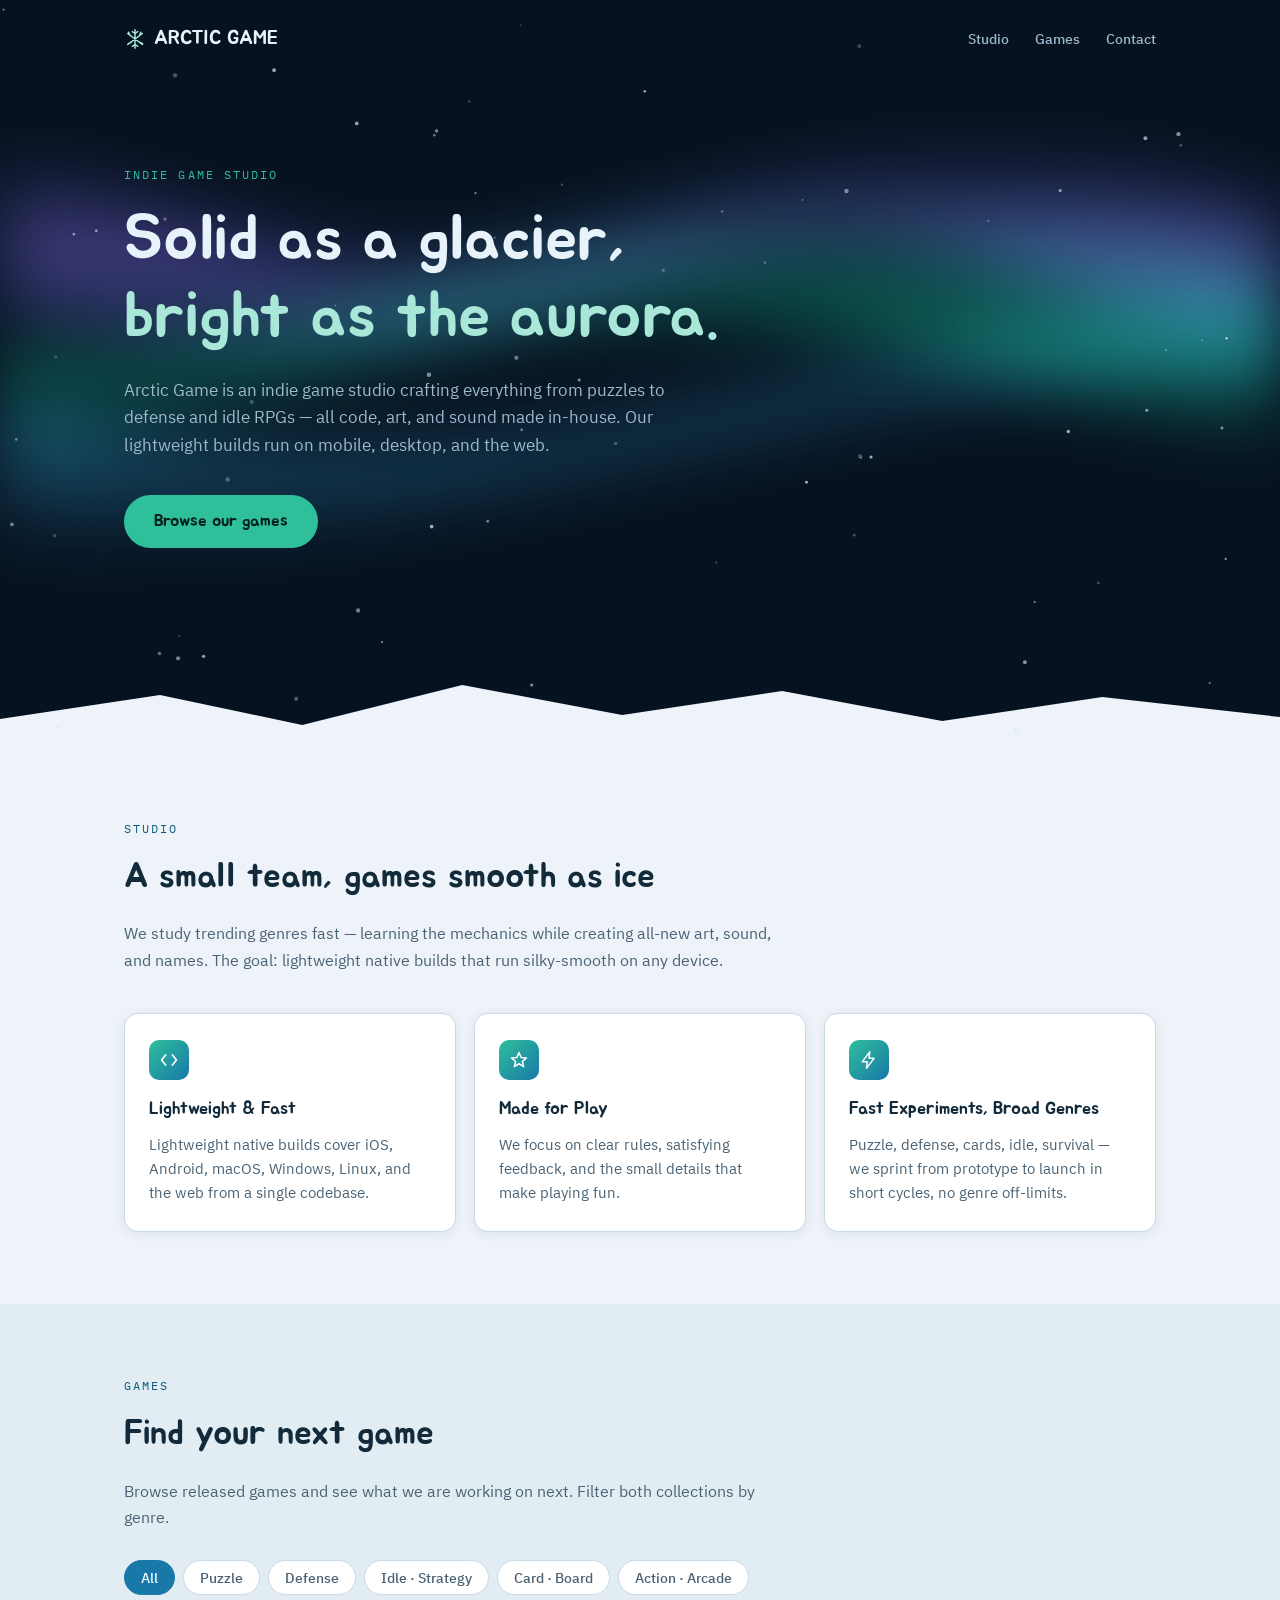
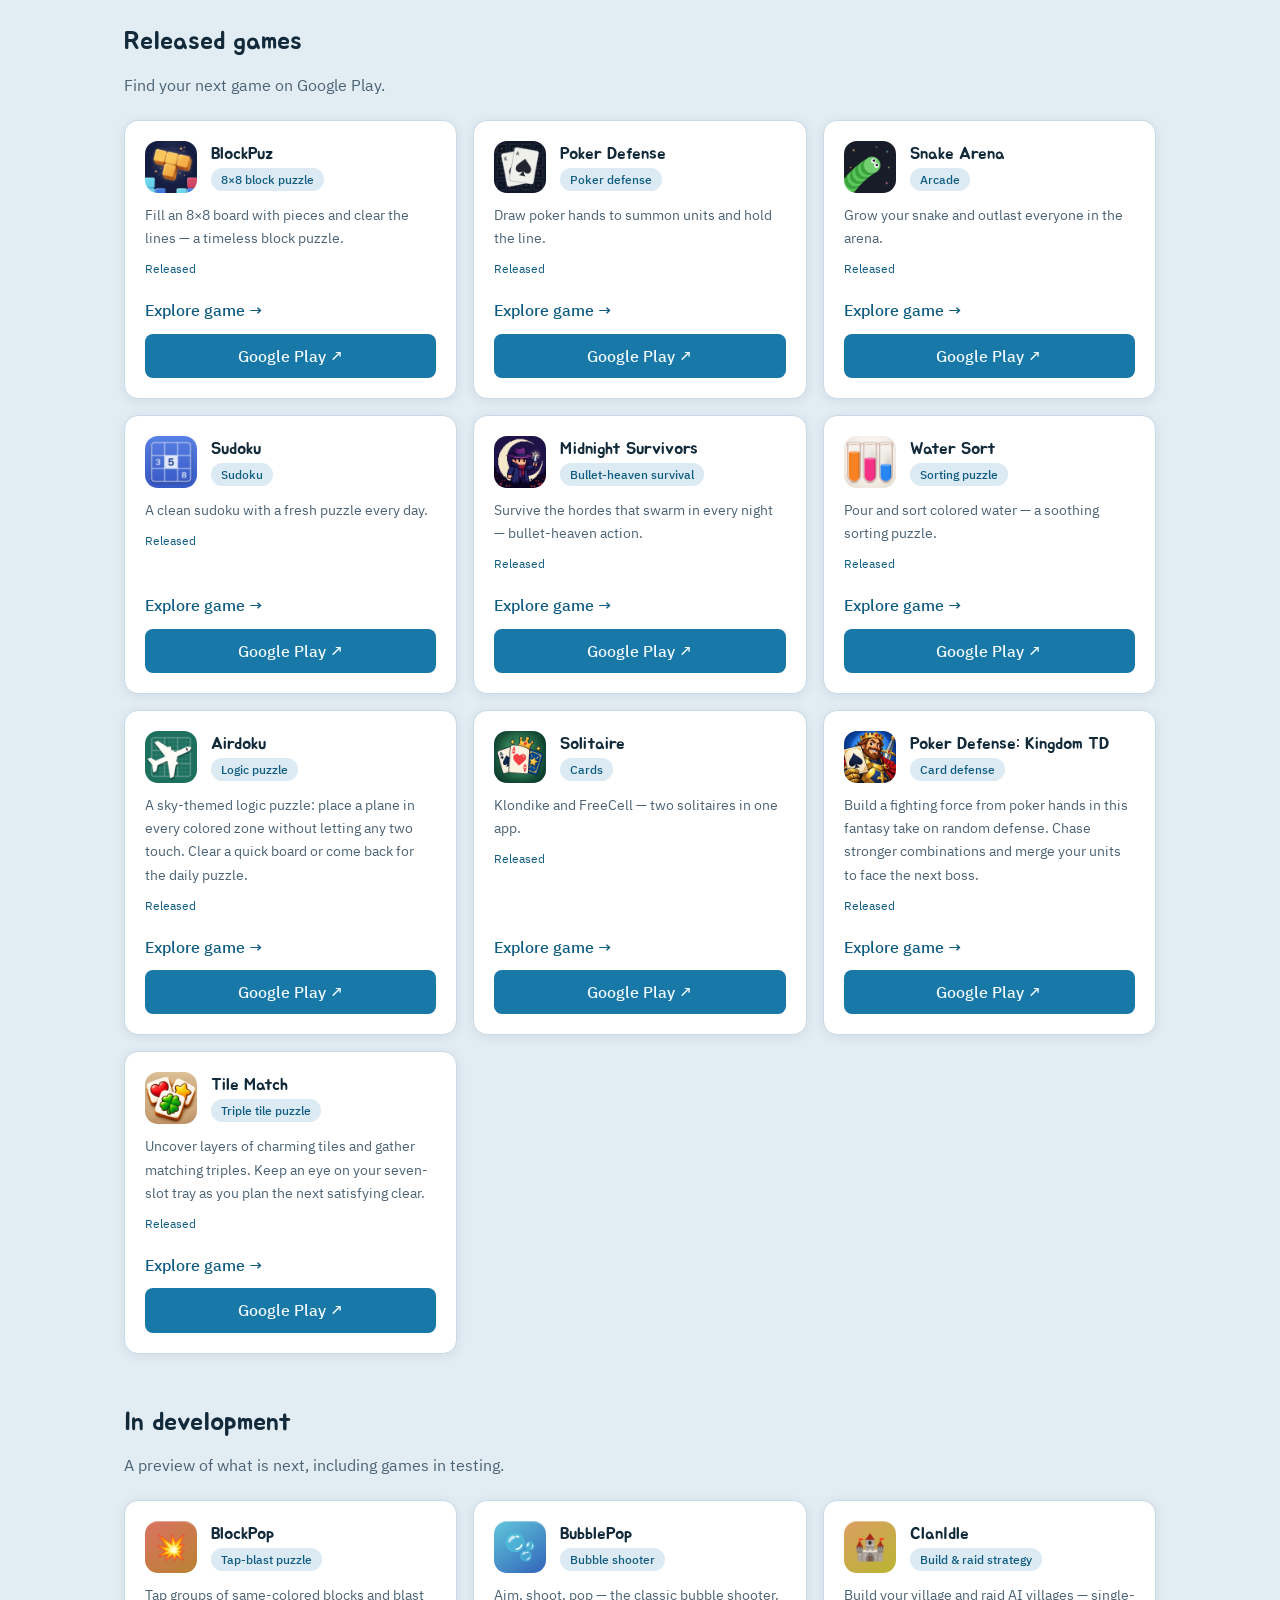
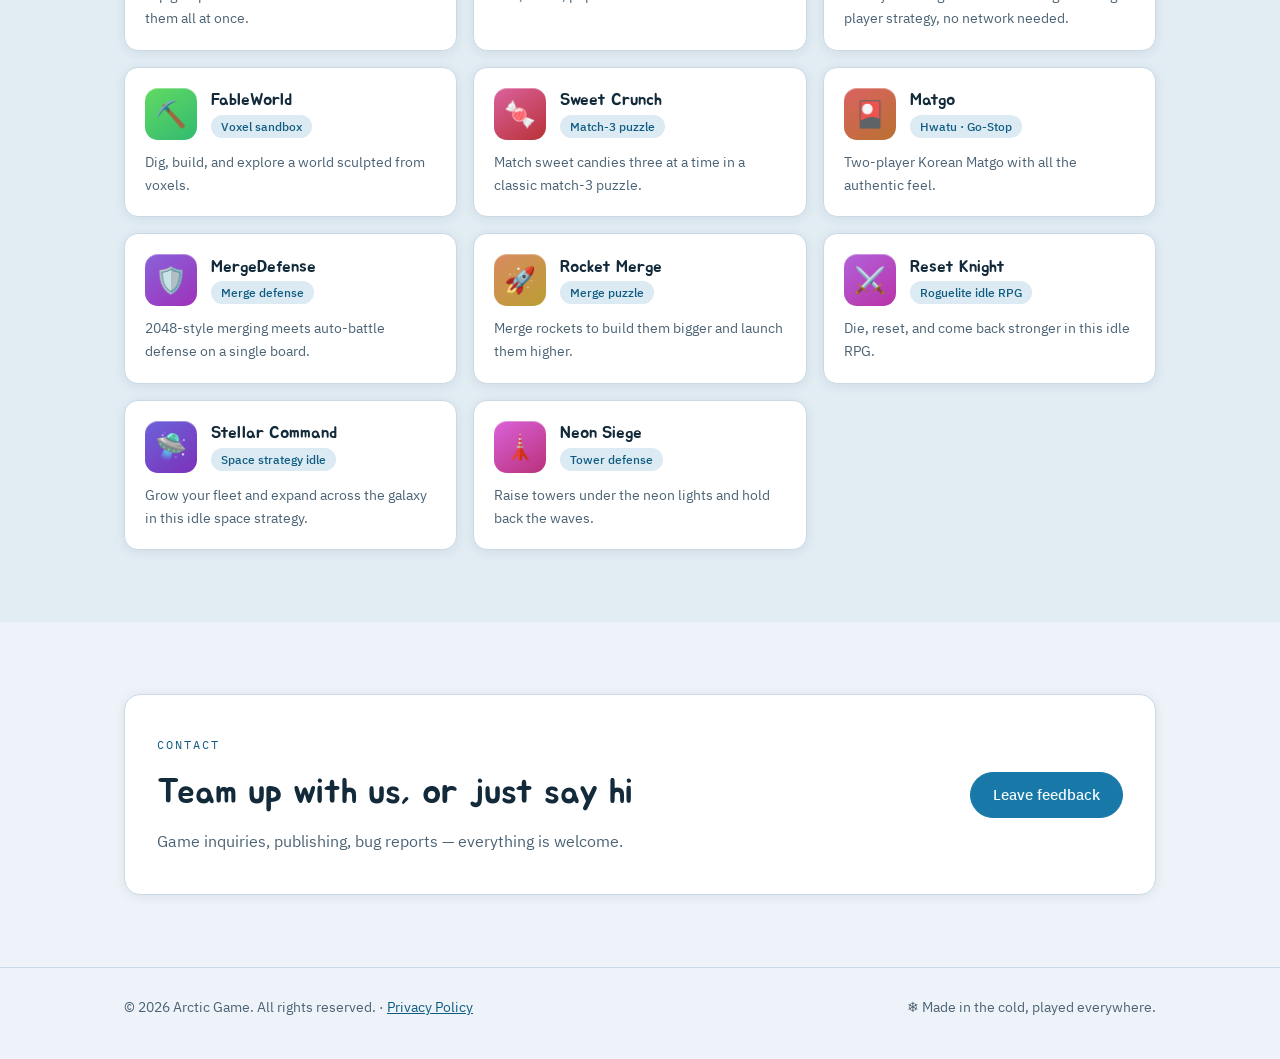
<file: index.html>
<!DOCTYPE html>
<html lang="en">
<head>
<meta charset="UTF-8">
<meta name="viewport" content="width=device-width, initial-scale=1.0">
<title>Arctic Game — Indie Mobile Game Studio</title>
<meta name="description" content="Arctic Game — an indie game studio making everything from puzzles to defense games, art and sound included">
<link rel="canonical" href="https://arcticgame.github.io/">
<meta property="og:type" content="website">
<meta property="og:title" content="Arctic Game — Indie Mobile Game Studio">
<meta property="og:description" content="Arctic Game — an indie game studio making everything from puzzles to defense games, art and sound included">
<meta property="og:url" content="https://arcticgame.github.io/">
<script type="application/ld+json">{"@context":"https://schema.org","@type":"Organization","name":"Arctic Game","url":"https://arcticgame.github.io/"}</script>
<link rel="icon" href="data:image/svg+xml,%3Csvg xmlns='http://www.w3.org/2000/svg' viewBox='0 0 100 100'%3E%3Ctext y='.9em' font-size='90'%3E%E2%9D%84%EF%B8%8F%3C/text%3E%3C/svg%3E">
<link rel="preconnect" href="https://fonts.googleapis.com">
<link rel="preconnect" href="https://fonts.gstatic.com" crossorigin>
<link rel="stylesheet" href="https://fonts.googleapis.com/css2?family=Jua&family=IBM+Plex+Sans+KR:wght@400;500;700&family=IBM+Plex+Mono:wght@500&display=swap">
<style>
  :root {
    --bg: #EDF3F8;
    --surface: #FFFFFF;
    --surface-2: #E2ECF3;
    --ink: #122A3A;
    --ink-soft: #4A6274;
    --line: #C9DAE6;
    --accent: #1878A8;
    --accent-ink: #0F5C82;
    --aurora-g: #2FBF9B;
    --aurora-v: #8A7BF0;
    --chip-bg: #DCEAF3;
    --shadow: 0 2px 12px rgba(18, 42, 58, 0.08);
    /* The hero stays polar-night dark regardless of theme */
    --night: #071220;
    --night-ink: #E8F2FA;
    --night-soft: #9FB8CC;
  }
  @media (prefers-color-scheme: dark) {
    :root:not([data-theme="light"]) {
      --bg: #0A1622;
      --surface: #12222F;
      --surface-2: #0E1C28;
      --ink: #E3EEF6;
      --ink-soft: #8FA9BB;
      --line: #20374A;
      --accent: #4FB7DF;
      --accent-ink: #7CCBE8;
      --chip-bg: #1A2E3E;
      --shadow: 0 2px 12px rgba(0, 0, 0, 0.35);
    }
  }
  :root[data-theme="dark"] {
    --bg: #0A1622;
    --surface: #12222F;
    --surface-2: #0E1C28;
    --ink: #E3EEF6;
    --ink-soft: #8FA9BB;
    --line: #20374A;
    --accent: #4FB7DF;
    --accent-ink: #7CCBE8;
    --chip-bg: #1A2E3E;
    --shadow: 0 2px 12px rgba(0, 0, 0, 0.35);
  }

  * { margin: 0; padding: 0; box-sizing: border-box; }
  html { scroll-behavior: smooth; }
  @media (prefers-reduced-motion: reduce) {
    html { scroll-behavior: auto; }
    *, *::before, *::after { animation: none !important; transition: none !important; }
  }
  body {
    background: var(--bg);
    color: var(--ink);
    font-family: "IBM Plex Sans KR", "Apple SD Gothic Neo", "Malgun Gothic", sans-serif;
    line-height: 1.65;
    -webkit-font-smoothing: antialiased;
  }
  h1, h2, h3, h4 { font-family: "Jua", "Apple SD Gothic Neo", sans-serif; font-weight: 400; text-wrap: balance; }
  a { color: var(--accent-ink); }
  a:focus-visible, button:focus-visible {
    outline: 2px solid var(--accent);
    outline-offset: 3px;
    border-radius: 4px;
  }
  .mono {
    font-family: "IBM Plex Mono", monospace;
    font-size: 0.72rem;
    letter-spacing: 0.18em;
    text-transform: uppercase;
  }
  .wrap { max-width: 1080px; margin: 0 auto; padding: 0 24px; }

  /* ── Hero (polar night) ────────────────────── */
  .hero {
    position: relative;
    background: var(--night);
    color: var(--night-ink);
    overflow: hidden;
  }
  .hero canvas {
    position: absolute;
    inset: 0;
    width: 100%;
    height: 100%;
    pointer-events: none;
  }
  #aurora { filter: blur(34px) saturate(1.25); opacity: 0.85; }
  .hero-inner { position: relative; z-index: 2; }

  .nav {
    display: flex;
    align-items: center;
    justify-content: space-between;
    gap: 16px;
    padding: 22px 0;
  }
  .wordmark {
    font-family: "Jua", sans-serif;
    font-size: 1.25rem;
    color: var(--night-ink);
    text-decoration: none;
    display: flex;
    align-items: center;
    gap: 8px;
  }
  .wordmark svg { flex: none; }
  .nav-right { display: flex; align-items: center; gap: 26px; }
  .nav-links { display: flex; gap: 26px; }
  .nav-links a {
    color: var(--night-soft);
    text-decoration: none;
    font-size: 0.9rem;
    font-weight: 500;
  }
  .nav-links a:hover { color: var(--night-ink); }

  .hero-body { padding: 88px 0 130px; max-width: 640px; }
  .hero-eyebrow { color: var(--aurora-g); margin-bottom: 18px; }
  .hero h1 {
    font-size: clamp(2.4rem, 6vw, 4rem);
    line-height: 1.2;
    margin-bottom: 20px;
  }
  .hero h1 .glow { color: #A9E8D8; }
  .hero p.lede {
    color: var(--night-soft);
    font-size: 1.05rem;
    max-width: 34em;
    margin-bottom: 36px;
  }
  .cta {
    display: inline-block;
    background: var(--aurora-g);
    color: #05231B;
    font-family: "Jua", sans-serif;
    font-size: 1.05rem;
    text-decoration: none;
    padding: 13px 30px;
    border-radius: 999px;
    transition: transform 0.15s ease, box-shadow 0.15s ease;
  }
  .cta:hover { transform: translateY(-2px); box-shadow: 0 6px 24px rgba(47, 191, 155, 0.4); }

  /* Glacier ridge below the hero */
  .ridge { display: block; width: 100%; height: 70px; margin-top: -1px; }

  /* ── Section basics ────────────────────────── */
  section { padding: 72px 0; }
  .sec-eyebrow { color: var(--accent-ink); margin-bottom: 10px; }
  .sec-title { font-size: clamp(1.6rem, 3.5vw, 2.2rem); margin-bottom: 14px; }
  .sec-desc { color: var(--ink-soft); max-width: 42em; }

  /* ── Studio ────────────────────────────────── */
  .pillars {
    display: grid;
    grid-template-columns: repeat(auto-fit, minmax(240px, 1fr));
    gap: 18px;
    margin-top: 40px;
  }
  .pillar {
    background: var(--surface);
    border: 1px solid var(--line);
    border-radius: 14px;
    padding: 26px 24px;
    box-shadow: var(--shadow);
  }
  .pillar h3 { font-size: 1.15rem; margin: 14px 0 8px; }
  .pillar p { color: var(--ink-soft); font-size: 0.92rem; }
  .pillar .mark {
    width: 40px; height: 40px;
    border-radius: 10px;
    display: flex; align-items: center; justify-content: center;
    background: linear-gradient(135deg, var(--aurora-g), var(--accent));
  }
  .pillar .mark svg { display: block; }

  /* ── Game grid ─────────────────────────────── */
  #games { background: var(--surface-2); }
  .filters {
    display: flex;
    flex-wrap: wrap;
    gap: 8px;
    margin: 30px 0 26px;
  }
  .filters button {
    font-family: "IBM Plex Sans KR", sans-serif;
    font-size: 0.85rem;
    font-weight: 500;
    color: var(--ink-soft);
    background: var(--surface);
    border: 1px solid var(--line);
    border-radius: 999px;
    padding: 7px 16px;
    cursor: pointer;
  }
  .filters button:hover { color: var(--ink); }
  .filters button[aria-pressed="true"] {
    background: var(--accent);
    border-color: var(--accent);
    color: #F2FAFE;
  }
  .game-group + .game-group { margin-top: 48px; }
  .group-title { font-size: 1.6rem; margin-bottom: 8px; }
  .group-desc { color: var(--ink-soft); margin-bottom: 22px; }
  .play-link { background: var(--accent); color: #F2FAFE; border-radius: 8px; padding: 9px 14px; text-align: center; text-decoration: none; font-weight: 500; }
  .play-link:hover { text-decoration: underline; }
  .grid {
    display: grid;
    grid-template-columns: repeat(auto-fill, minmax(250px, 1fr));
    gap: 16px;
  }
  .card {
    background: var(--surface);
    border: 1px solid var(--line);
    border-radius: 14px;
    padding: 20px;
    box-shadow: var(--shadow);
    display: flex;
    flex-direction: column;
    gap: 10px;
    transition: transform 0.15s ease;
  }
  .card:hover { transform: translateY(-3px); }
  .card.hide { display: none; }
  .card-top { display: flex; align-items: center; gap: 14px; }
  .app-icon {
    flex: none;
    width: 52px; height: 52px;
    border-radius: 13px;
    display: flex; align-items: center; justify-content: center;
    font-size: 1.6rem;
    background: linear-gradient(145deg, hsl(var(--h), 62%, 62%), hsl(calc(var(--h) + 28), 58%, 46%));
    box-shadow: inset 0 1px 0 rgba(255,255,255,0.35);
  }
  .card h4 { font-size: 1.08rem; line-height: 1.3; }
  .chip {
    display: inline-block;
    font-size: 0.72rem;
    font-weight: 500;
    color: var(--accent-ink);
    background: var(--chip-bg);
    border-radius: 999px;
    padding: 2px 10px;
    margin-top: 3px;
  }
  .card p { color: var(--ink-soft); font-size: 0.88rem; }

  .detail-link { margin-top: auto; font-weight: 500; text-decoration: none; padding-top: 8px; }
  .detail-link:hover { text-decoration: underline; }
  .card .release-status { font-size: .75rem; color: var(--accent-ink); }

  /* ── Contact ───────────────────────────────── */
  .contact-box {
    background: var(--surface);
    border: 1px solid var(--line);
    border-radius: 16px;
    padding: 40px 32px;
    box-shadow: var(--shadow);
    display: flex;
    flex-wrap: wrap;
    align-items: center;
    justify-content: space-between;
    gap: 20px;
  }
  .contact-box .links { display: flex; flex-wrap: wrap; gap: 12px; }
  .contact-box a.btn {
    display: inline-block;
    text-decoration: none;
    font-weight: 500;
    font-size: 0.92rem;
    padding: 10px 22px;
    border-radius: 999px;
    border: 1px solid var(--line);
    color: var(--ink);
  }
  .contact-box a.btn.primary {
    background: var(--accent);
    border-color: var(--accent);
    color: #F2FAFE;
  }

  footer {
    border-top: 1px solid var(--line);
    padding: 28px 0 40px;
    color: var(--ink-soft);
    font-size: 0.85rem;
    display: flex;
    flex-wrap: wrap;
    gap: 8px 24px;
    justify-content: space-between;
  }

  @media (max-width: 560px) {
    .nav-links { display: none; }
    .hero-body { padding: 56px 0 90px; }
    section { padding: 56px 0; }
  }
</style>
</head>
<body>

<header class="hero">
  <canvas id="aurora" aria-hidden="true"></canvas>
  <canvas id="snow" aria-hidden="true"></canvas>
  <div class="wrap hero-inner">
    <nav class="nav" aria-label="Main menu">
      <a class="wordmark" href="#">
        <svg width="22" height="22" viewBox="0 0 24 24" fill="none" aria-hidden="true">
          <path d="M12 2v20M4 6l16 12M20 6L4 18M12 6l-3-2m3 2 3-2M12 18l-3 2m3-2 3 2M6.4 7.8 5 4.6m2.9 11L4.6 17m12.5-9.2L18.4 4.6m-1.5 11 3.5 1.4" stroke="#A9E8D8" stroke-width="1.6" stroke-linecap="round"/>
        </svg>
        ARCTIC GAME
      </a>
      <div class="nav-right">
        <div class="nav-links">
          <a href="#studio">Studio</a>
          <a href="#games">Games</a>
          <a href="#contact">Contact</a>
        </div>
      </div>
    </nav>

    <div class="hero-body">
      <p class="mono hero-eyebrow">Indie Game Studio</p>
      <h1>Solid as a glacier,<br><span class="glow">bright as the aurora.</span></h1>
      <p class="lede">Arctic Game is an indie game studio crafting everything from puzzles
        to defense and idle RPGs — all code, art, and sound made in-house.
        Our lightweight builds run on mobile, desktop, and the web.</p>
      <a class="cta" href="#games">Browse our games</a>
    </div>

  </div>
  <svg class="ridge" viewBox="0 0 1440 70" preserveAspectRatio="none" aria-hidden="true">
    <path d="M0 70 L0 42 L180 18 L340 48 L520 8 L700 38 L880 14 L1060 44 L1240 20 L1440 40 L1440 70 Z" fill="var(--bg)"/>
  </svg>
</header>

<main>
  <section id="studio">
    <div class="wrap">
      <p class="mono sec-eyebrow">Studio</p>
      <h2 class="sec-title">A small team, games smooth as ice</h2>
      <p class="sec-desc">We study trending genres fast — learning the mechanics while creating
        all-new art, sound, and names. The goal: lightweight native builds that run silky-smooth on any device.</p>
      <div class="pillars">
        <div class="pillar">
          <div class="mark"><svg width="20" height="20" viewBox="0 0 24 24" fill="none" aria-hidden="true"><path d="M8 6 3 12l5 6M16 6l5 6-5 6" stroke="#fff" stroke-width="2" stroke-linecap="round" stroke-linejoin="round"/></svg></div>
          <h3>Lightweight &amp; Fast</h3>
          <p>Lightweight native builds cover iOS, Android, macOS, Windows, Linux, and the web from a single codebase.</p>
        </div>
        <div class="pillar">
          <div class="mark"><svg width="20" height="20" viewBox="0 0 24 24" fill="none" aria-hidden="true"><path d="M12 3l2.5 6 6.5.5-5 4.3 1.6 6.2L12 16.5 6.4 20l1.6-6.2-5-4.3 6.5-.5L12 3Z" stroke="#fff" stroke-width="1.8" stroke-linejoin="round"/></svg></div>
          <h3>Made for Play</h3>
          <p>We focus on clear rules, satisfying feedback, and the small details that make playing fun.</p>
        </div>
        <div class="pillar">
          <div class="mark"><svg width="20" height="20" viewBox="0 0 24 24" fill="none" aria-hidden="true"><path d="M13 2 4 14h6l-1 8 9-12h-6l1-8Z" stroke="#fff" stroke-width="1.8" stroke-linejoin="round"/></svg></div>
          <h3>Fast Experiments, Broad Genres</h3>
          <p>Puzzle, defense, cards, idle, survival — we sprint from prototype to launch in short cycles, no genre off-limits.</p>
        </div>
      </div>
    </div>
  </section>

  <section id="games">
    <div class="wrap">
      <p class="mono sec-eyebrow">Games</p>
      <h2 class="sec-title">Find your next game</h2>
      <p class="sec-desc">Browse released games and see what we are working on next. Filter both collections by genre.</p>

      <div class="filters" role="group" aria-label="Genre filter">
        <button type="button" data-filter="all" aria-pressed="true">All</button>
        <button type="button" data-filter="puzzle" aria-pressed="false">Puzzle</button>
        <button type="button" data-filter="defense" aria-pressed="false">Defense</button>
        <button type="button" data-filter="idle" aria-pressed="false">Idle · Strategy</button>
        <button type="button" data-filter="card" aria-pressed="false">Card · Board</button>
        <button type="button" data-filter="action" aria-pressed="false">Action · Arcade</button>
      </div>

      <div class="game-group" role="region" aria-labelledby="released-games">
        <h3 class="group-title" id="released-games">Released games</h3>
        <p class="group-desc">Find your next game on Google Play.</p>
        <div class="grid">
        <article class="card" data-cat="puzzle">
          <div class="card-top">
            <img class="app-icon" src="games/blockpuz/icon.png" width="52" height="52" alt="" loading="lazy">
            <div><h4>BlockPuz</h4><span class="chip">8×8 block puzzle</span></div>
          </div>
          <p>Fill an 8×8 board with pieces and clear the lines — a timeless block puzzle.</p>
          <p class="release-status">Released</p>
          <a class="detail-link" href="games/blockpuz/" aria-label="Explore BlockPuz">Explore game <span aria-hidden="true">→</span></a>
          <a class="play-link" href="https://play.google.com/store/apps/details?id=io.github.henjoon.blockpuz">Google Play <span aria-hidden="true">↗</span></a>
        </article>
        <article class="card" data-cat="defense">
          <div class="card-top">
            <img class="app-icon" src="games/poker-defense/icon.png" width="52" height="52" alt="" loading="lazy">
            <div><h4>Poker Defense</h4><span class="chip">Poker defense</span></div>
          </div>
          <p>Draw poker hands to summon units and hold the line.</p>
          <p class="release-status">Released</p>
          <a class="detail-link" href="games/poker-defense/" aria-label="Explore Poker Defense">Explore game <span aria-hidden="true">→</span></a>
          <a class="play-link" href="https://play.google.com/store/apps/details?id=io.github.henjoon.pokerdefense">Google Play <span aria-hidden="true">↗</span></a>
        </article>
        <article class="card" data-cat="action">
          <div class="card-top">
            <img class="app-icon" src="games/snake/icon.png" width="52" height="52" alt="" loading="lazy">
            <div><h4>Snake Arena</h4><span class="chip">Arcade</span></div>
          </div>
          <p>Grow your snake and outlast everyone in the arena.</p>
          <p class="release-status">Released</p>
          <a class="detail-link" href="games/snake/" aria-label="Explore Snake Arena">Explore game <span aria-hidden="true">→</span></a>
          <a class="play-link" href="https://play.google.com/store/apps/details?id=io.github.henjoon.snake">Google Play <span aria-hidden="true">↗</span></a>
        </article>
        <article class="card" data-cat="puzzle">
          <div class="card-top">
            <img class="app-icon" src="games/sudoku/icon.png" width="52" height="52" alt="" loading="lazy">
            <div><h4>Sudoku</h4><span class="chip">Sudoku</span></div>
          </div>
          <p>A clean sudoku with a fresh puzzle every day.</p>
          <p class="release-status">Released</p>
          <a class="detail-link" href="games/sudoku/" aria-label="Explore Sudoku">Explore game <span aria-hidden="true">→</span></a>
          <a class="play-link" href="https://play.google.com/store/apps/details?id=io.github.henjoon.sudoku">Google Play <span aria-hidden="true">↗</span></a>
        </article>
        <article class="card" data-cat="action">
          <div class="card-top">
            <img class="app-icon" src="games/midnight-survivors/icon.png" width="52" height="52" alt="" loading="lazy">
            <div><h4>Midnight Survivors</h4><span class="chip">Bullet-heaven survival</span></div>
          </div>
          <p>Survive the hordes that swarm in every night — bullet-heaven action.</p>
          <p class="release-status">Released</p>
          <a class="detail-link" href="games/midnight-survivors/" aria-label="Explore Midnight Survivors">Explore game <span aria-hidden="true">→</span></a>
          <a class="play-link" href="https://play.google.com/store/apps/details?id=io.github.henjoon.survivors">Google Play <span aria-hidden="true">↗</span></a>
        </article>
        <article class="card" data-cat="puzzle">
          <div class="card-top">
            <img class="app-icon" src="games/water-sort/icon.png" width="52" height="52" alt="" loading="lazy">
            <div><h4>Water Sort</h4><span class="chip">Sorting puzzle</span></div>
          </div>
          <p>Pour and sort colored water — a soothing sorting puzzle.</p>
          <p class="release-status">Released</p>
          <a class="detail-link" href="games/water-sort/" aria-label="Explore Water Sort">Explore game <span aria-hidden="true">→</span></a>
          <a class="play-link" href="https://play.google.com/store/apps/details?id=io.github.henjoon.watersort">Google Play <span aria-hidden="true">↗</span></a>
        </article>
        <article class="card" data-cat="puzzle">
          <div class="card-top"><img class="app-icon" src="games/airdoku/icon.png" width="52" height="52" alt="" loading="lazy"><div><h4>Airdoku</h4><span class="chip">Logic puzzle</span></div></div>
          <p>A sky-themed logic puzzle: place a plane in every colored zone without letting any two touch. Clear a quick board or come back for the daily puzzle.</p><p class="release-status">Released</p>
          <a class="detail-link" href="games/airdoku/" aria-label="Explore Airdoku">Explore game <span aria-hidden="true">→</span></a>
          <a class="play-link" href="https://play.google.com/store/apps/details?id=io.github.henjoon.runwaylogic">Google Play <span aria-hidden="true">↗</span></a>
        </article>
        <article class="card" data-cat="card">
          <div class="card-top">
            <img class="app-icon" src="games/solitaire/icon.png" width="52" height="52" alt="" loading="lazy">
            <div><h4>Solitaire</h4><span class="chip">Cards</span></div>
          </div>
          <p>Klondike and FreeCell — two solitaires in one app.</p>
          <p class="release-status">Released</p>
          <a class="detail-link" href="games/solitaire/" aria-label="Explore Solitaire">Explore game <span aria-hidden="true">→</span></a>
          <a class="play-link" href="https://play.google.com/store/apps/details?id=io.github.henjoon.solitaire">Google Play <span aria-hidden="true">↗</span></a>
        </article>
        <article class="card" data-cat="defense">
          <div class="card-top"><img class="app-icon" src="games/poker-defense-kingdom/icon.png" width="52" height="52" alt="" loading="lazy"><div><h4>Poker Defense: Kingdom TD</h4><span class="chip">Card defense</span></div></div>
          <p>Build a fighting force from poker hands in this fantasy take on random defense. Chase stronger combinations and merge your units to face the next boss.</p><p class="release-status">Released</p>
          <a class="detail-link" href="games/poker-defense-kingdom/" aria-label="Explore Poker Defense: Kingdom TD">Explore game <span aria-hidden="true">→</span></a>
          <a class="play-link" href="https://play.google.com/store/apps/details?id=io.github.henjoon.pokerdefense2">Google Play <span aria-hidden="true">↗</span></a>
        </article>
        <article class="card" data-cat="puzzle">
          <div class="card-top"><img class="app-icon" src="games/tile-match/icon.png" width="52" height="52" alt="" loading="lazy"><div><h4>Tile Match</h4><span class="chip">Triple tile puzzle</span></div></div>
          <p>Uncover layers of charming tiles and gather matching triples. Keep an eye on your seven-slot tray as you plan the next satisfying clear.</p><p class="release-status">Released</p>
          <a class="detail-link" href="games/tile-match/" aria-label="Explore Tile Match">Explore game <span aria-hidden="true">→</span></a>
          <a class="play-link" href="https://play.google.com/store/apps/details?id=io.github.henjoon.tilematch">Google Play <span aria-hidden="true">↗</span></a>
        </article>
        </div>
      </div>

      <div class="game-group" role="region" aria-labelledby="development-games">
        <h3 class="group-title" id="development-games">In development</h3>
        <p class="group-desc">A preview of what is next, including games in testing.</p>
        <div class="grid">
        <article class="card" data-cat="puzzle">
          <div class="card-top">
            <div class="app-icon" style="--h: 8">💥</div>
            <div><h4>BlockPop</h4><span class="chip">Tap-blast puzzle</span></div>
          </div>
          <p>Tap groups of same-colored blocks and blast them all at once.</p>
        </article>
        <article class="card" data-cat="puzzle">
          <div class="card-top">
            <div class="app-icon" style="--h: 190">🫧</div>
            <div><h4>BubblePop</h4><span class="chip">Bubble shooter</span></div>
          </div>
          <p>Aim, shoot, pop — the classic bubble shooter.</p>
        </article>
        <article class="card" data-cat="idle">
          <div class="card-top">
            <div class="app-icon" style="--h: 30">🏰</div>
            <div><h4>ClanIdle</h4><span class="chip">Build &amp; raid strategy</span></div>
          </div>
          <p>Build your village and raid AI villages — single-player strategy, no network needed.</p>
        </article>
        <article class="card" data-cat="action">
          <div class="card-top">
            <div class="app-icon" style="--h: 120">⛏️</div>
            <div><h4>FableWorld</h4><span class="chip">Voxel sandbox</span></div>
          </div>
          <p>Dig, build, and explore a world sculpted from voxels.</p>
        </article>
        <article class="card" data-cat="puzzle">
          <div class="card-top">
            <div class="app-icon" style="--h: 330">🍬</div>
            <div><h4>Sweet Crunch</h4><span class="chip">Match-3 puzzle</span></div>
          </div>
          <p>Match sweet candies three at a time in a classic match-3 puzzle.</p>
        </article>
        <article class="card" data-cat="card">
          <div class="card-top">
            <div class="app-icon" style="--h: 0">🎴</div>
            <div><h4>Matgo</h4><span class="chip">Hwatu · Go-Stop</span></div>
          </div>
          <p>Two-player Korean Matgo with all the authentic feel.</p>
        </article>
        <article class="card" data-cat="defense">
          <div class="card-top">
            <div class="app-icon" style="--h: 260">🛡️</div>
            <div><h4>MergeDefense</h4><span class="chip">Merge defense</span></div>
          </div>
          <p>2048-style merging meets auto-battle defense on a single board.</p>
        </article>
        <article class="card" data-cat="puzzle">
          <div class="card-top">
            <div class="app-icon" style="--h: 20">🚀</div>
            <div><h4>Rocket Merge</h4><span class="chip">Merge puzzle</span></div>
          </div>
          <p>Merge rockets to build them bigger and launch them higher.</p>
        </article>
        <article class="card" data-cat="idle">
          <div class="card-top">
            <div class="app-icon" style="--h: 280">⚔️</div>
            <div><h4>Reset Knight</h4><span class="chip">Roguelite idle RPG</span></div>
          </div>
          <p>Die, reset, and come back stronger in this idle RPG.</p>
        </article>

        <article class="card" data-cat="idle">
          <div class="card-top">
            <div class="app-icon" style="--h: 245">🛸</div>
            <div><h4>Stellar Command</h4><span class="chip">Space strategy idle</span></div>
          </div>
          <p>Grow your fleet and expand across the galaxy in this idle space strategy.</p>
        </article>
        <article class="card" data-cat="defense">
          <div class="card-top">
            <div class="app-icon" style="--h: 300">🗼</div>
            <div><h4>Neon Siege</h4><span class="chip">Tower defense</span></div>
          </div>
          <p>Raise towers under the neon lights and hold back the waves.</p>
        </article>



        </div>
      </div>
    </div>
  </section>

  <section id="contact">
    <div class="wrap">
      <div class="contact-box">
        <div>
          <p class="mono sec-eyebrow">Contact</p>
          <h2 class="sec-title" style="margin-bottom:6px">Team up with us, or just say hi</h2>
          <p class="sec-desc">Game inquiries, publishing, bug reports — everything is welcome.</p>
        </div>
        <div class="links">
          <a class="btn primary" href="https://github.com/ArcticGame/feedback/issues/new" rel="noopener">Leave feedback</a>
        </div>
      </div>
    </div>
  </section>
</main>

<footer>
  <div class="wrap" style="display:flex;flex-wrap:wrap;gap:8px 24px;justify-content:space-between;width:100%">
    <span>© 2026 Arctic Game. All rights reserved. · <a href="/privacy/">Privacy Policy</a></span>
    <span>❄ Made in the cold, played everywhere.</span>
  </div>
</footer>

<script>
(function () {
  var reduced = window.matchMedia("(prefers-reduced-motion: reduce)").matches;

  /* ── Aurora canvas ── */
  var aurora = document.getElementById("aurora");
  var actx = aurora.getContext("2d");
  var SCALE = 0.25; /* low-res render + CSS blur = soft aurora */
  var ribbons = [
    { color: "47,191,155", y: 0.36, amp: 0.10, freq: 1.6, speed: 0.00040, thick: 0.16 },
    { color: "138,123,240", y: 0.28, amp: 0.08, freq: 2.3, speed: -0.00028, thick: 0.12 },
    { color: "79,183,223", y: 0.48, amp: 0.12, freq: 1.1, speed: 0.00020, thick: 0.14 }
  ];
  function sizeAurora() {
    var r = aurora.parentElement.getBoundingClientRect();
    aurora.width = Math.max(2, r.width * SCALE);
    aurora.height = Math.max(2, r.height * SCALE);
  }
  function drawAurora(t) {
    var w = aurora.width, h = aurora.height;
    actx.clearRect(0, 0, w, h);
    actx.globalCompositeOperation = "lighter";
    ribbons.forEach(function (rb) {
      actx.beginPath();
      for (var x = 0; x <= w; x += 4) {
        var y = h * rb.y + Math.sin(x / w * Math.PI * rb.freq + t * rb.speed) * h * rb.amp;
        if (x === 0) actx.moveTo(x, y); else actx.lineTo(x, y);
      }
      for (var x2 = w; x2 >= 0; x2 -= 4) {
        var y2 = h * rb.y + Math.sin(x2 / w * Math.PI * rb.freq + t * rb.speed + 0.9) * h * rb.amp + h * rb.thick;
        actx.lineTo(x2, y2);
      }
      actx.closePath();
      var g = actx.createLinearGradient(0, h * (rb.y - rb.amp), 0, h * (rb.y + rb.amp + rb.thick));
      g.addColorStop(0, "rgba(" + rb.color + ",0)");
      g.addColorStop(0.5, "rgba(" + rb.color + ",0.55)");
      g.addColorStop(1, "rgba(" + rb.color + ",0)");
      actx.fillStyle = g;
      actx.fill();
    });
    actx.globalCompositeOperation = "source-over";
  }

  /* ── Snow canvas ── */
  var snow = document.getElementById("snow");
  var sctx = snow.getContext("2d");
  var flakes = [];
  function sizeSnow() {
    var r = snow.parentElement.getBoundingClientRect();
    snow.width = r.width;
    snow.height = r.height;
    flakes = [];
    var n = Math.min(70, Math.floor(r.width / 18));
    for (var i = 0; i < n; i++) {
      flakes.push({
        x: Math.random() * snow.width,
        y: Math.random() * snow.height,
        r: 0.6 + Math.random() * 1.7,
        vy: 0.15 + Math.random() * 0.4,
        vx: -0.1 + Math.random() * 0.2,
        a: 0.25 + Math.random() * 0.5
      });
    }
  }
  function drawSnow() {
    sctx.clearRect(0, 0, snow.width, snow.height);
    sctx.fillStyle = "#DCEBF4";
    flakes.forEach(function (f) {
      sctx.globalAlpha = f.a;
      sctx.beginPath();
      sctx.arc(f.x, f.y, f.r, 0, Math.PI * 2);
      sctx.fill();
      f.y += f.vy;
      f.x += f.vx;
      if (f.y > snow.height + 4) { f.y = -4; f.x = Math.random() * snow.width; }
      if (f.x < -4) f.x = snow.width + 4;
      if (f.x > snow.width + 4) f.x = -4;
    });
    sctx.globalAlpha = 1;
  }

  function resize() { sizeAurora(); sizeSnow(); }
  resize();
  window.addEventListener("resize", resize);

  if (reduced) {
    drawAurora(0);
    drawSnow();
  } else {
    (function loop(t) {
      drawAurora(t || 0);
      drawSnow();
      requestAnimationFrame(loop);
    })(0);
  }

  /* ── Genre filter ── */
  var buttons = document.querySelectorAll(".filters button");
  var cards = document.querySelectorAll(".card");
  var groups = document.querySelectorAll(".game-group");
  buttons.forEach(function (btn) {
    btn.addEventListener("click", function () {
      buttons.forEach(function (b) { b.setAttribute("aria-pressed", b === btn ? "true" : "false"); });
      var f = btn.getAttribute("data-filter");
      cards.forEach(function (c) {
        c.classList.toggle("hide", f !== "all" && c.getAttribute("data-cat") !== f);
      });
      groups.forEach(function (group) {
        group.hidden = !group.querySelector(".card:not(.hide)");
      });
    });
  });
})();
</script>
</body>
</html>
</file>
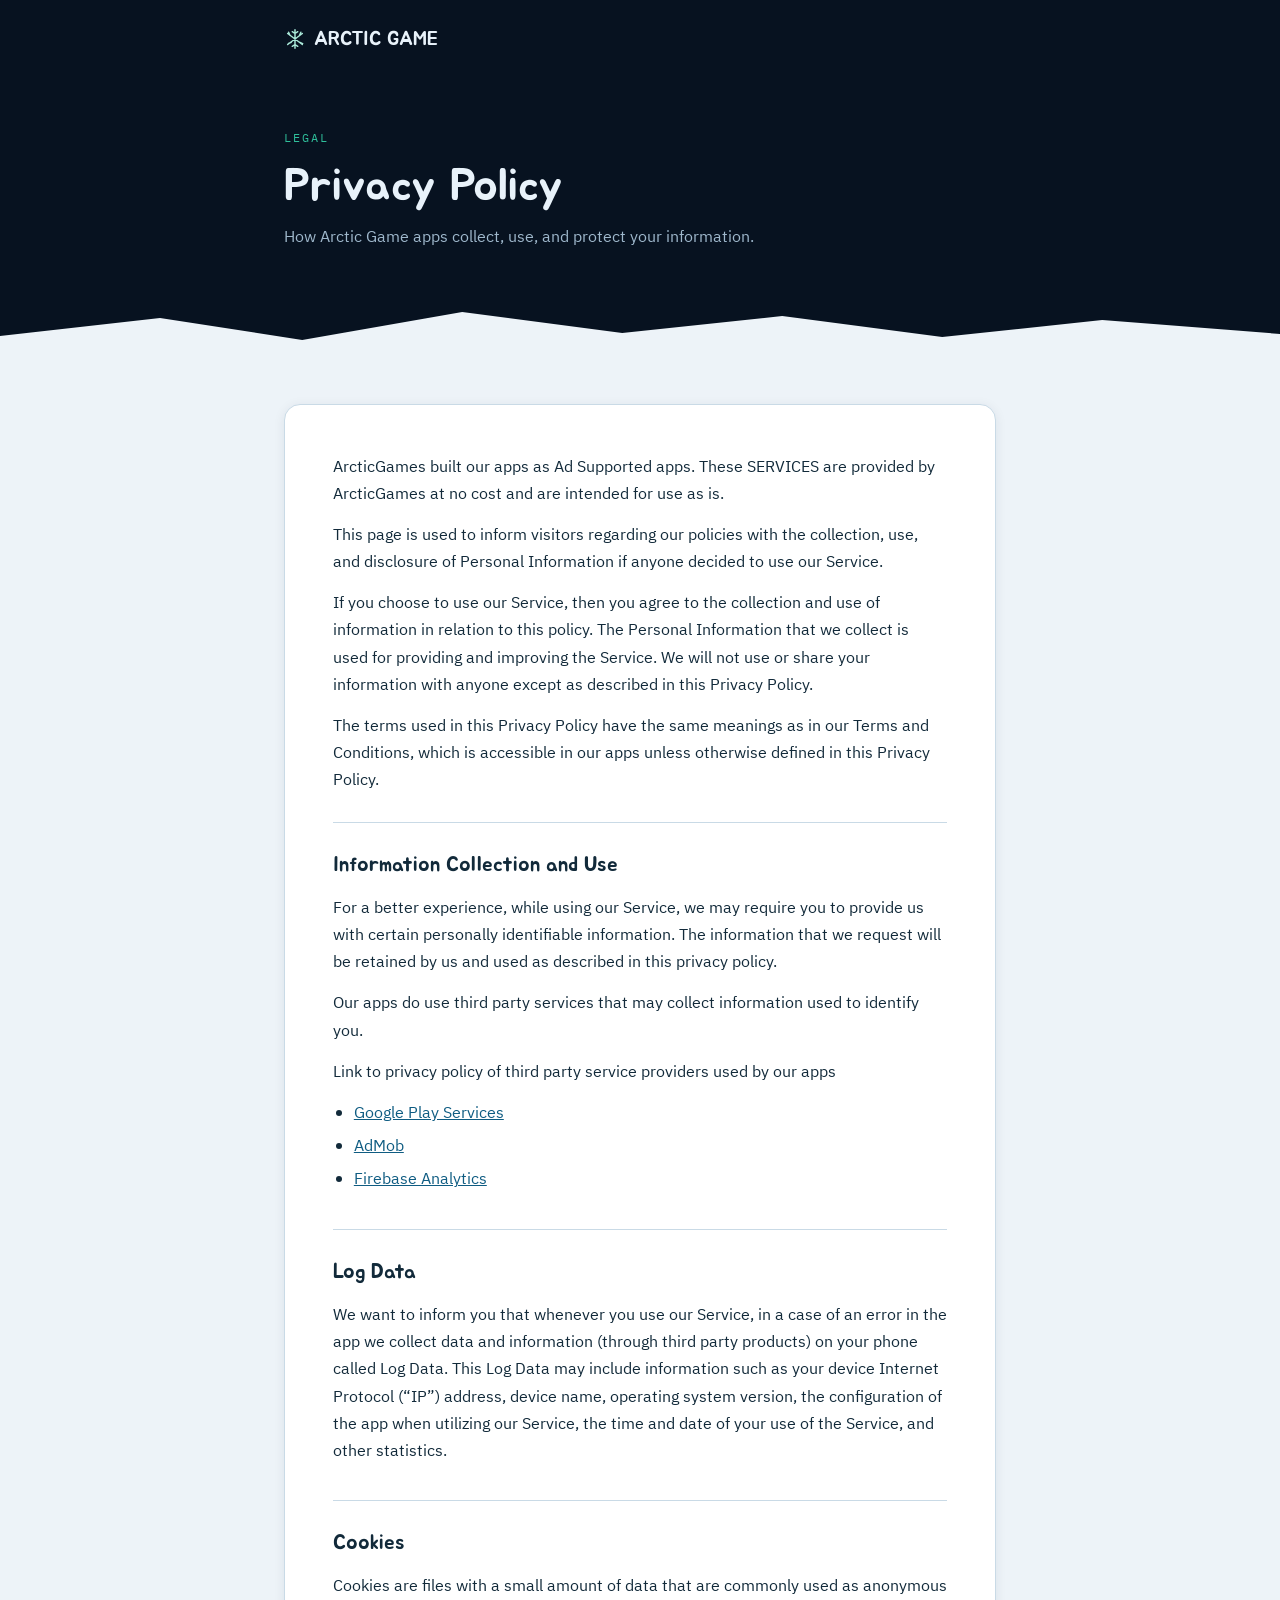
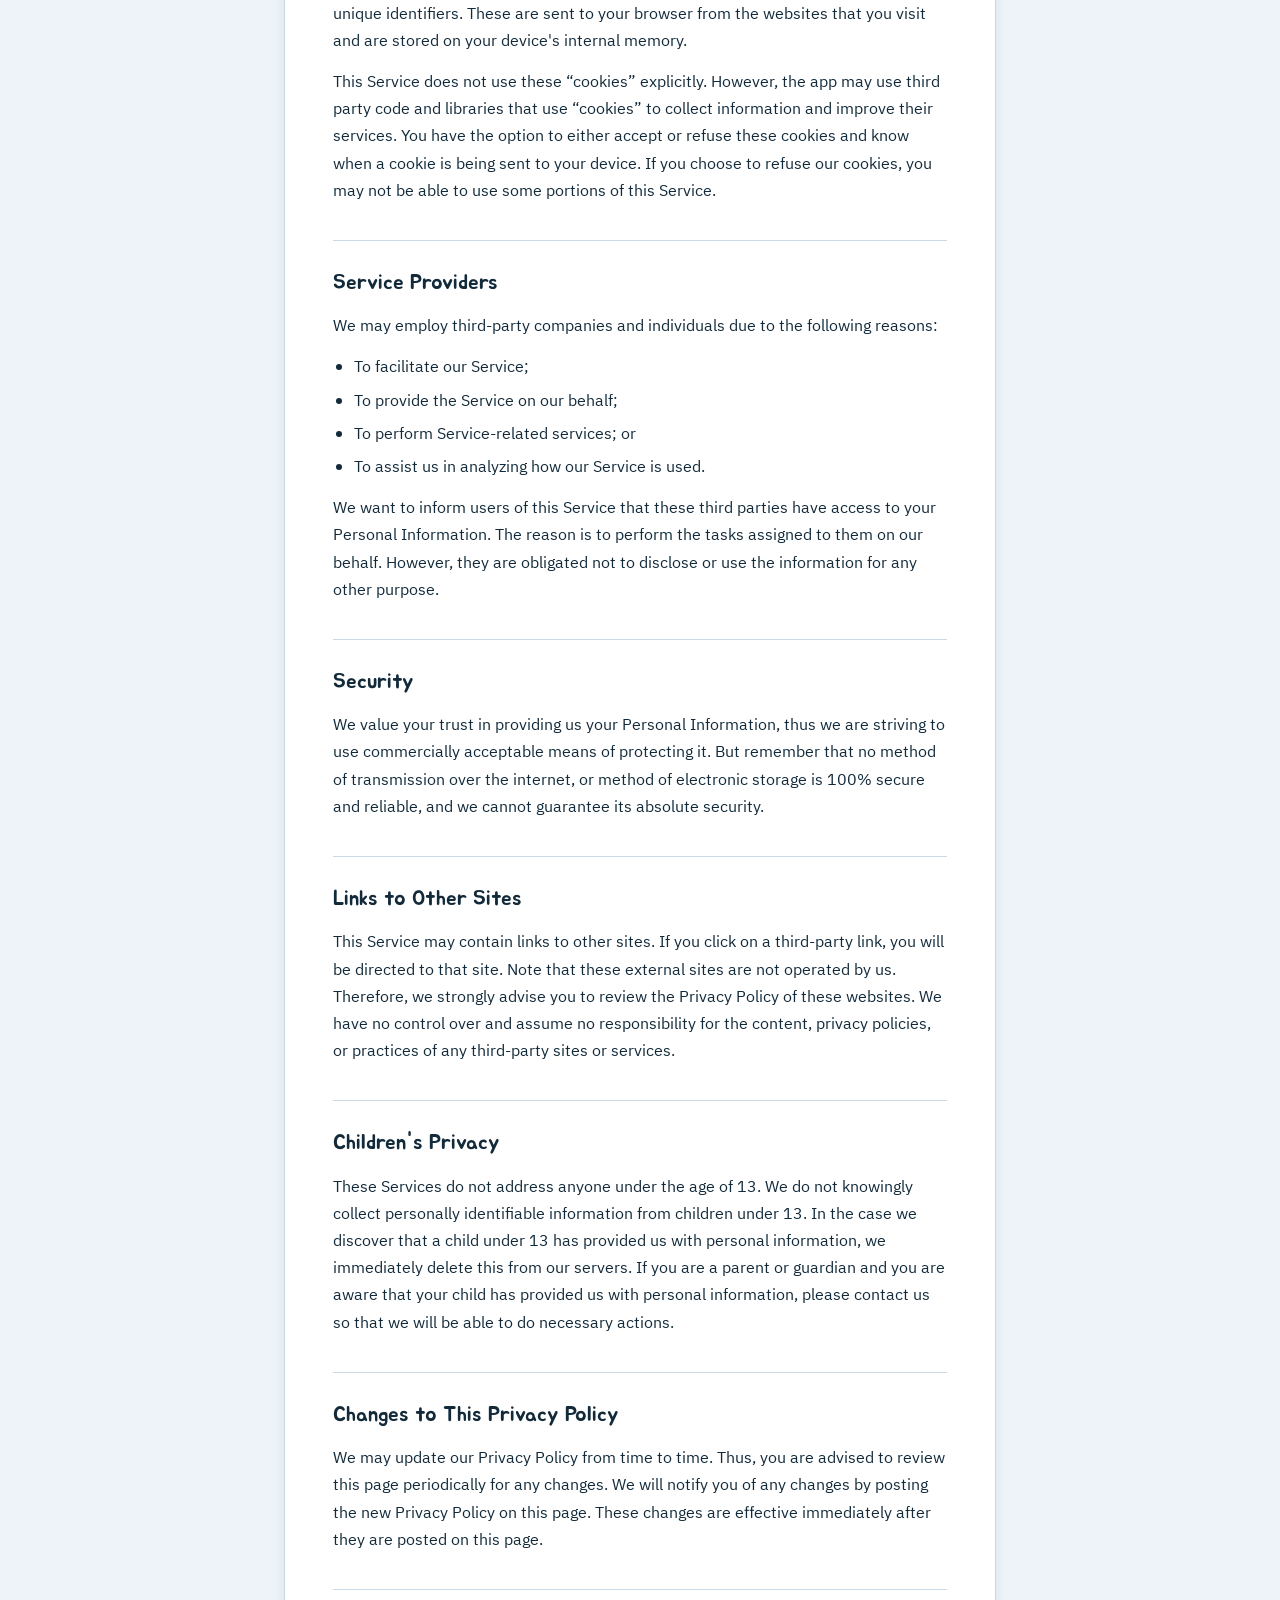
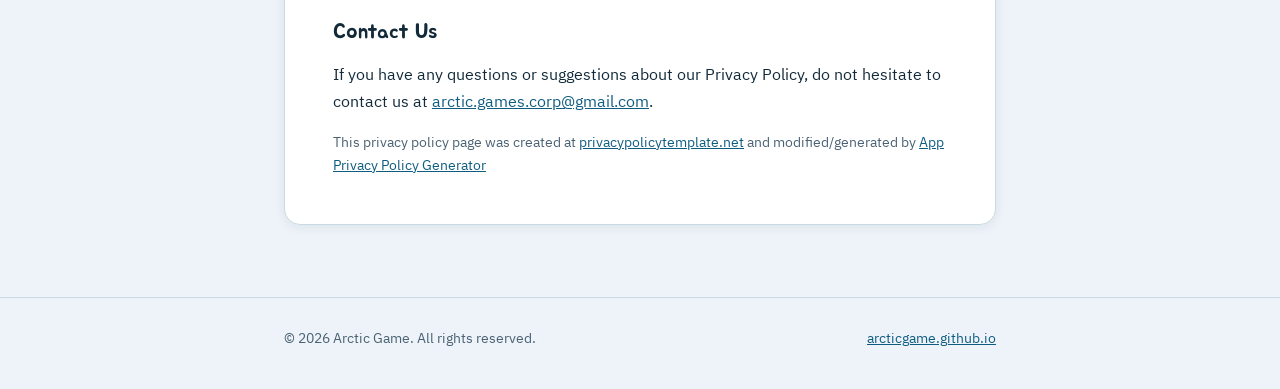
<file: privacy/index.html>
<!DOCTYPE html>
<html lang="en">
<head>
<meta charset="UTF-8">
<meta name="viewport" content="width=device-width, initial-scale=1.0">
<title>Privacy Policy · Arctic Game</title>
<meta name="description" content="Privacy Policy for Arctic Game apps">
<link rel="canonical" href="https://arcticgame.github.io/privacy/">
<link rel="icon" href="data:image/svg+xml,%3Csvg xmlns='http://www.w3.org/2000/svg' viewBox='0 0 100 100'%3E%3Ctext y='.9em' font-size='90'%3E%E2%9D%84%EF%B8%8F%3C/text%3E%3C/svg%3E">
<link rel="preconnect" href="https://fonts.googleapis.com">
<link rel="preconnect" href="https://fonts.gstatic.com" crossorigin>
<link rel="stylesheet" href="https://fonts.googleapis.com/css2?family=Jua&family=IBM+Plex+Sans+KR:wght@400;500;700&family=IBM+Plex+Mono:wght@500&display=swap">
<style>
  :root {
    --bg: #EDF3F8;
    --surface: #FFFFFF;
    --ink: #122A3A;
    --ink-soft: #4A6274;
    --line: #C9DAE6;
    --accent: #1878A8;
    --accent-ink: #0F5C82;
    --shadow: 0 2px 12px rgba(18, 42, 58, 0.08);
    --night: #071220;
    --night-ink: #E8F2FA;
    --night-soft: #9FB8CC;
  }
  @media (prefers-color-scheme: dark) {
    :root:not([data-theme="light"]) {
      --bg: #0A1622;
      --surface: #12222F;
      --ink: #E3EEF6;
      --ink-soft: #8FA9BB;
      --line: #20374A;
      --accent: #4FB7DF;
      --accent-ink: #7CCBE8;
      --shadow: 0 2px 12px rgba(0, 0, 0, 0.35);
    }
  }
  :root[data-theme="dark"] {
    --bg: #0A1622;
    --surface: #12222F;
    --ink: #E3EEF6;
    --ink-soft: #8FA9BB;
    --line: #20374A;
    --accent: #4FB7DF;
    --accent-ink: #7CCBE8;
    --shadow: 0 2px 12px rgba(0, 0, 0, 0.35);
  }

  * { margin: 0; padding: 0; box-sizing: border-box; }
  body {
    background: var(--bg);
    color: var(--ink);
    font-family: "IBM Plex Sans KR", "Apple SD Gothic Neo", "Malgun Gothic", sans-serif;
    line-height: 1.7;
    -webkit-font-smoothing: antialiased;
  }
  h1, h2 { font-family: "Jua", "Apple SD Gothic Neo", sans-serif; font-weight: 400; text-wrap: balance; }
  a { color: var(--accent-ink); }
  a:focus-visible {
    outline: 2px solid var(--accent);
    outline-offset: 3px;
    border-radius: 4px;
  }
  .mono {
    font-family: "IBM Plex Mono", monospace;
    font-size: 0.72rem;
    letter-spacing: 0.18em;
    text-transform: uppercase;
  }
  .wrap { max-width: 760px; margin: 0 auto; padding: 0 24px; }

  /* ── Header (polar night) ─────────────────── */
  header {
    background: var(--night);
    color: var(--night-ink);
  }
  .nav {
    display: flex;
    align-items: center;
    justify-content: space-between;
    gap: 16px;
    padding: 22px 0;
  }
  .wordmark {
    font-family: "Jua", sans-serif;
    font-size: 1.25rem;
    color: var(--night-ink);
    text-decoration: none;
    display: flex;
    align-items: center;
    gap: 8px;
  }
  .wordmark svg { flex: none; }
  .head-body { padding: 40px 0 56px; }
  .head-body .mono { color: #2FBF9B; margin-bottom: 12px; }
  .head-body h1 { font-size: clamp(2rem, 5vw, 2.8rem); line-height: 1.2; }
  .head-body p { color: var(--night-soft); margin-top: 10px; max-width: 40em; }
  .ridge { display: block; width: 100%; height: 50px; margin-top: -1px; background: var(--night); }
  .ridge svg { display: block; width: 100%; height: 100%; }

  /* ── Policy body ──────────────────────────── */
  main { padding: 48px 0 72px; }
  article {
    background: var(--surface);
    border: 1px solid var(--line);
    border-radius: 16px;
    box-shadow: var(--shadow);
    padding: clamp(28px, 5vw, 48px);
  }
  article h2 {
    font-size: 1.3rem;
    margin: 36px 0 12px;
    padding-top: 24px;
    border-top: 1px solid var(--line);
  }
  article h2:first-of-type { margin-top: 28px; }
  article p { margin-bottom: 14px; }
  article p:last-child { margin-bottom: 0; }
  article ul { margin: 0 0 14px 1.3em; }
  article li { margin-bottom: 6px; }
  article .fine { color: var(--ink-soft); font-size: 0.85rem; }

  footer {
    border-top: 1px solid var(--line);
    padding: 28px 0 40px;
    color: var(--ink-soft);
    font-size: 0.85rem;
  }
  footer .wrap {
    display: flex;
    flex-wrap: wrap;
    gap: 8px 24px;
    justify-content: space-between;
  }
</style>
</head>
<body>

<header>
  <div class="wrap">
    <nav class="nav" aria-label="Main menu">
      <a class="wordmark" href="/">
        <svg width="22" height="22" viewBox="0 0 24 24" fill="none" aria-hidden="true">
          <path d="M12 2v20M4 6l16 12M20 6L4 18M12 6l-3-2m3 2 3-2M12 18l-3 2m3-2 3 2M6.4 7.8 5 4.6m2.9 11L4.6 17m12.5-9.2L18.4 4.6m-1.5 11 3.5 1.4" stroke="#A9E8D8" stroke-width="1.6" stroke-linecap="round"/>
        </svg>
        ARCTIC GAME
      </a>
    </nav>
    <div class="head-body">
      <p class="mono">Legal</p>
      <h1>Privacy Policy</h1>
      <p>How Arctic Game apps collect, use, and protect your information.</p>
    </div>
  </div>
</header>
<div class="ridge" aria-hidden="true">
  <svg viewBox="0 0 1440 50" preserveAspectRatio="none">
    <path d="M0 50 L0 30 L180 12 L340 34 L520 6 L700 27 L880 10 L1060 31 L1240 14 L1440 28 L1440 50 Z" fill="var(--bg)"/>
  </svg>
</div>

<main>
  <div class="wrap">
    <article>
      <p>ArcticGames built our apps as Ad Supported apps. These SERVICES are provided by ArcticGames at no cost and are intended for use as is.</p>
      <p>This page is used to inform visitors regarding our policies with the collection, use, and disclosure of Personal Information if anyone decided to use our Service.</p>
      <p>If you choose to use our Service, then you agree to the collection and use of information in relation to this policy. The Personal Information that we collect is used for providing and improving the Service. We will not use or share your information with anyone except as described in this Privacy Policy.</p>
      <p>The terms used in this Privacy Policy have the same meanings as in our Terms and Conditions, which is accessible in our apps unless otherwise defined in this Privacy Policy.</p>

      <h2>Information Collection and Use</h2>
      <p>For a better experience, while using our Service, we may require you to provide us with certain personally identifiable information. The information that we request will be retained by us and used as described in this privacy policy.</p>
      <p>Our apps do use third party services that may collect information used to identify you.</p>
      <p>Link to privacy policy of third party service providers used by our apps</p>
      <ul>
        <li><a href="https://www.google.com/policies/privacy/" rel="noopener">Google Play Services</a></li>
        <li><a href="https://support.google.com/admob/answer/6128543?hl=en" rel="noopener">AdMob</a></li>
        <li><a href="https://firebase.google.com/policies/analytics" rel="noopener">Firebase Analytics</a></li>
      </ul>

      <h2>Log Data</h2>
      <p>We want to inform you that whenever you use our Service, in a case of an error in the app we collect data and information (through third party products) on your phone called Log Data. This Log Data may include information such as your device Internet Protocol (&ldquo;IP&rdquo;) address, device name, operating system version, the configuration of the app when utilizing our Service, the time and date of your use of the Service, and other statistics.</p>

      <h2>Cookies</h2>
      <p>Cookies are files with a small amount of data that are commonly used as anonymous unique identifiers. These are sent to your browser from the websites that you visit and are stored on your device's internal memory.</p>
      <p>This Service does not use these &ldquo;cookies&rdquo; explicitly. However, the app may use third party code and libraries that use &ldquo;cookies&rdquo; to collect information and improve their services. You have the option to either accept or refuse these cookies and know when a cookie is being sent to your device. If you choose to refuse our cookies, you may not be able to use some portions of this Service.</p>

      <h2>Service Providers</h2>
      <p>We may employ third-party companies and individuals due to the following reasons:</p>
      <ul>
        <li>To facilitate our Service;</li>
        <li>To provide the Service on our behalf;</li>
        <li>To perform Service-related services; or</li>
        <li>To assist us in analyzing how our Service is used.</li>
      </ul>
      <p>We want to inform users of this Service that these third parties have access to your Personal Information. The reason is to perform the tasks assigned to them on our behalf. However, they are obligated not to disclose or use the information for any other purpose.</p>

      <h2>Security</h2>
      <p>We value your trust in providing us your Personal Information, thus we are striving to use commercially acceptable means of protecting it. But remember that no method of transmission over the internet, or method of electronic storage is 100% secure and reliable, and we cannot guarantee its absolute security.</p>

      <h2>Links to Other Sites</h2>
      <p>This Service may contain links to other sites. If you click on a third-party link, you will be directed to that site. Note that these external sites are not operated by us. Therefore, we strongly advise you to review the Privacy Policy of these websites. We have no control over and assume no responsibility for the content, privacy policies, or practices of any third-party sites or services.</p>

      <h2>Children's Privacy</h2>
      <p>These Services do not address anyone under the age of 13. We do not knowingly collect personally identifiable information from children under 13. In the case we discover that a child under 13 has provided us with personal information, we immediately delete this from our servers. If you are a parent or guardian and you are aware that your child has provided us with personal information, please contact us so that we will be able to do necessary actions.</p>

      <h2>Changes to This Privacy Policy</h2>
      <p>We may update our Privacy Policy from time to time. Thus, you are advised to review this page periodically for any changes. We will notify you of any changes by posting the new Privacy Policy on this page. These changes are effective immediately after they are posted on this page.</p>

      <h2>Contact Us</h2>
      <p>If you have any questions or suggestions about our Privacy Policy, do not hesitate to contact us at <a href="mailto:arctic.games.corp@gmail.com">arctic.games.corp@gmail.com</a>.</p>
      <p class="fine">This privacy policy page was created at <a href="https://privacypolicytemplate.net" rel="noopener">privacypolicytemplate.net</a> and modified/generated by <a href="https://app-privacy-policy-generator.firebaseapp.com/" rel="noopener">App Privacy Policy Generator</a></p>
    </article>
  </div>
</main>

<footer>
  <div class="wrap">
    <span>© 2026 Arctic Game. All rights reserved.</span>
    <span><a href="/">arcticgame.github.io</a></span>
  </div>
</footer>

</body>
</html>
</file>
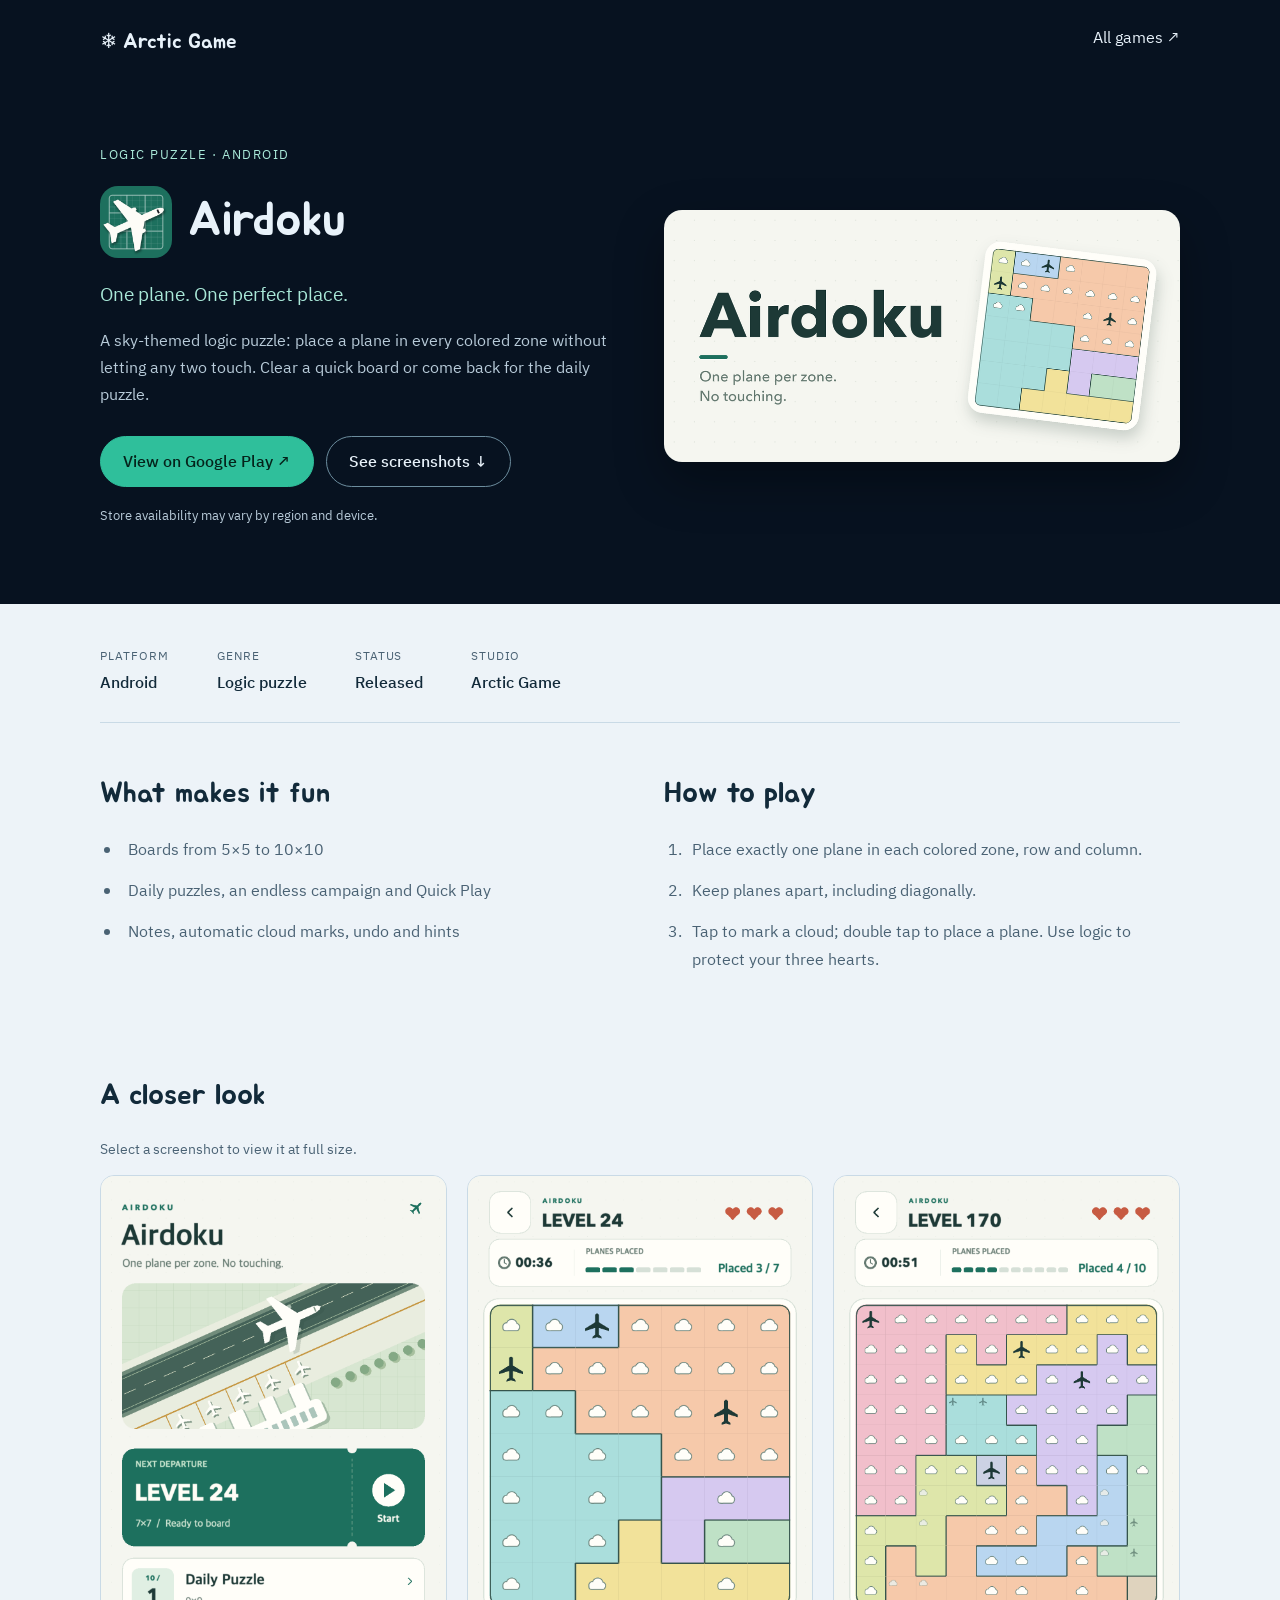
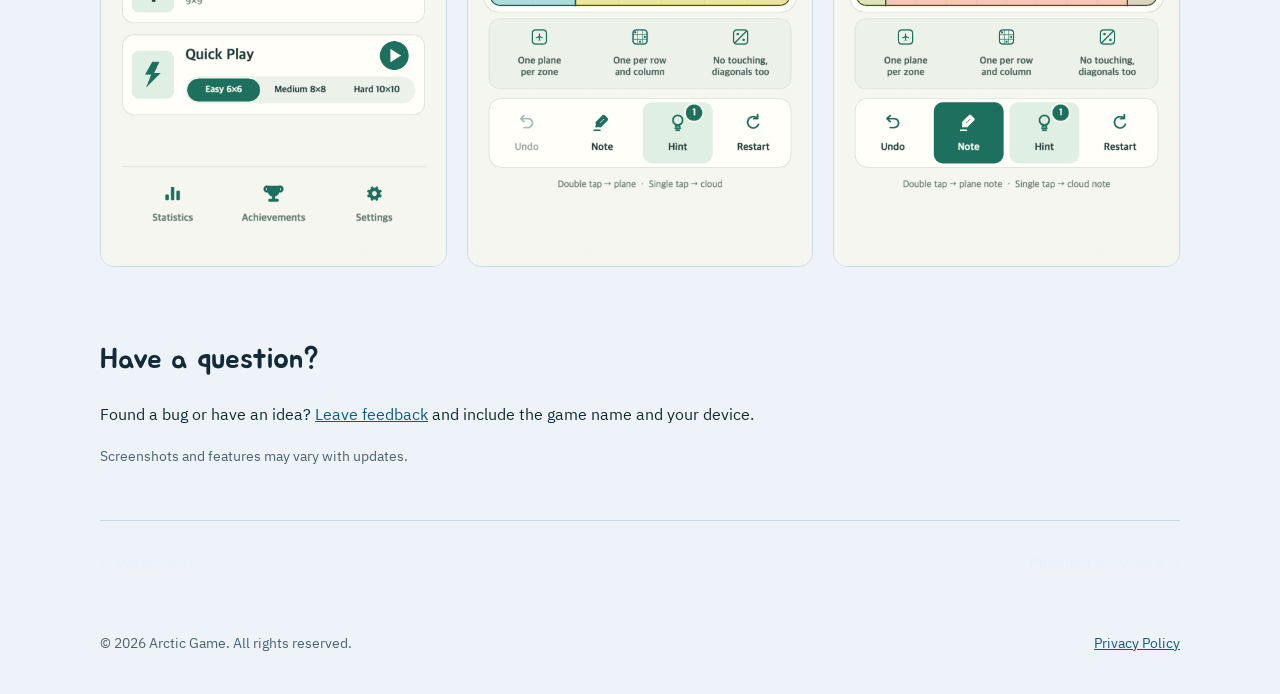
<file: games/airdoku/index.html>
<!DOCTYPE html>
<html lang="en">
<head>
<meta charset="utf-8">
<meta name="viewport" content="width=device-width, initial-scale=1">
<title>Airdoku — Arctic Game</title>
<meta name="description" content="A sky-themed logic puzzle: place a plane in every colored zone without letting any two touch. Clear a quick board or come back for the daily puzzle.">
<link rel="canonical" href="https://arcticgame.github.io/games/airdoku/">
<meta property="og:type" content="website">
<meta property="og:title" content="Airdoku — Arctic Game">
<meta property="og:description" content="A sky-themed logic puzzle: place a plane in every colored zone without letting any two touch. Clear a quick board or come back for the daily puzzle.">
<meta property="og:url" content="https://arcticgame.github.io/games/airdoku/">
<meta property="og:image" content="https://arcticgame.github.io/games/airdoku/featureGraphic.png">
<link rel="icon" href="icon.png">
<link rel="preconnect" href="https://fonts.googleapis.com">
<link rel="preconnect" href="https://fonts.gstatic.com" crossorigin>
<link href="https://fonts.googleapis.com/css2?family=Jua&family=IBM+Plex+Sans+KR:wght@400;500;700&display=swap" rel="stylesheet">
<link rel="stylesheet" href="../game.css">
</head>
<body>
<a class="skip" href="#main">Skip to content</a>
<header>
<div class="wrap">
<nav aria-label="Main navigation"><a class="brand" href="../../">❄ Arctic Game</a><a href="../../#games">All games ↗</a></nav>
<div class="hero">
<div><p class="eyebrow">Logic puzzle · Android</p>
<div class="identity"><img class="icon" src="icon.png" width="72" height="72" alt=""><h1>Airdoku</h1></div>
<p class="tagline">One plane. One perfect place.</p><p class="intro">A sky-themed logic puzzle: place a plane in every colored zone without letting any two touch. Clear a quick board or come back for the daily puzzle.</p>
<div class="actions"><a class="button primary" href="https://play.google.com/store/apps/details?id=io.github.henjoon.runwaylogic">View on Google Play ↗</a><a class="button" href="#screenshots">See screenshots ↓</a></div>
<p class="availability">Store availability may vary by region and device.</p></div>
<img class="art" src="featureGraphic.png" width="1024" height="500" alt="Airdoku promotional artwork" fetchpriority="high">
</div></div></header>
<main id="main" class="wrap">
<dl class="facts"><div><dt>Platform</dt><dd>Android</dd></div><div><dt>Genre</dt><dd>Logic puzzle</dd></div><div><dt>Status</dt><dd>Released</dd></div><div><dt>Studio</dt><dd>Arctic Game</dd></div></dl>
<div class="columns section"><section aria-labelledby="features"><h2 id="features">What makes it fun</h2><ul><li>Boards from 5×5 to 10×10</li><li>Daily puzzles, an endless campaign and Quick Play</li><li>Notes, automatic cloud marks, undo and hints</li></ul></section>
<section aria-labelledby="how"><h2 id="how">How to play</h2><ol><li>Place exactly one plane in each colored zone, row and column.</li><li>Keep planes apart, including diagonally.</li><li>Tap to mark a cloud; double tap to place a plane. Use logic to protect your three hearts.</li></ol></section></div>
<section class="section" id="screenshots" aria-labelledby="screenshots-title"><h2 id="screenshots-title">A closer look</h2><p class="hint">Select a screenshot to view it at full size.</p><div class="gallery"><a href="screenshot-1.png" aria-label="View Airdoku main screenshot at full size"><img src="screenshot-1.png" width="1080" height="2160" alt="Airdoku — main" loading="lazy"></a><a href="screenshot-2.png" aria-label="View Airdoku board screenshot at full size"><img src="screenshot-2.png" width="1080" height="2160" alt="Airdoku — board" loading="lazy"></a><a href="screenshot-3.png" aria-label="View Airdoku notes screenshot at full size"><img src="screenshot-3.png" width="1080" height="2160" alt="Airdoku — notes" loading="lazy"></a></div></section>
<section class="section" aria-labelledby="support"><h2 id="support">Have a question?</h2><p>Found a bug or have an idea? <a href="https://github.com/ArcticGame/feedback/issues/new">Leave feedback</a> and include the game name and your device.</p><p class="hint">Screenshots and features may vary with updates.</p></section>
<nav class="more" aria-label="More games"><a href="../water-sort/">← Water Sort</a><a href="../midnight-survivors/">Midnight Survivors →</a></nav>
</main>
<footer><div class="wrap"><span>© 2026 Arctic Game. All rights reserved.</span><a href="../../privacy/">Privacy Policy</a></div></footer>
</body></html>
</file>
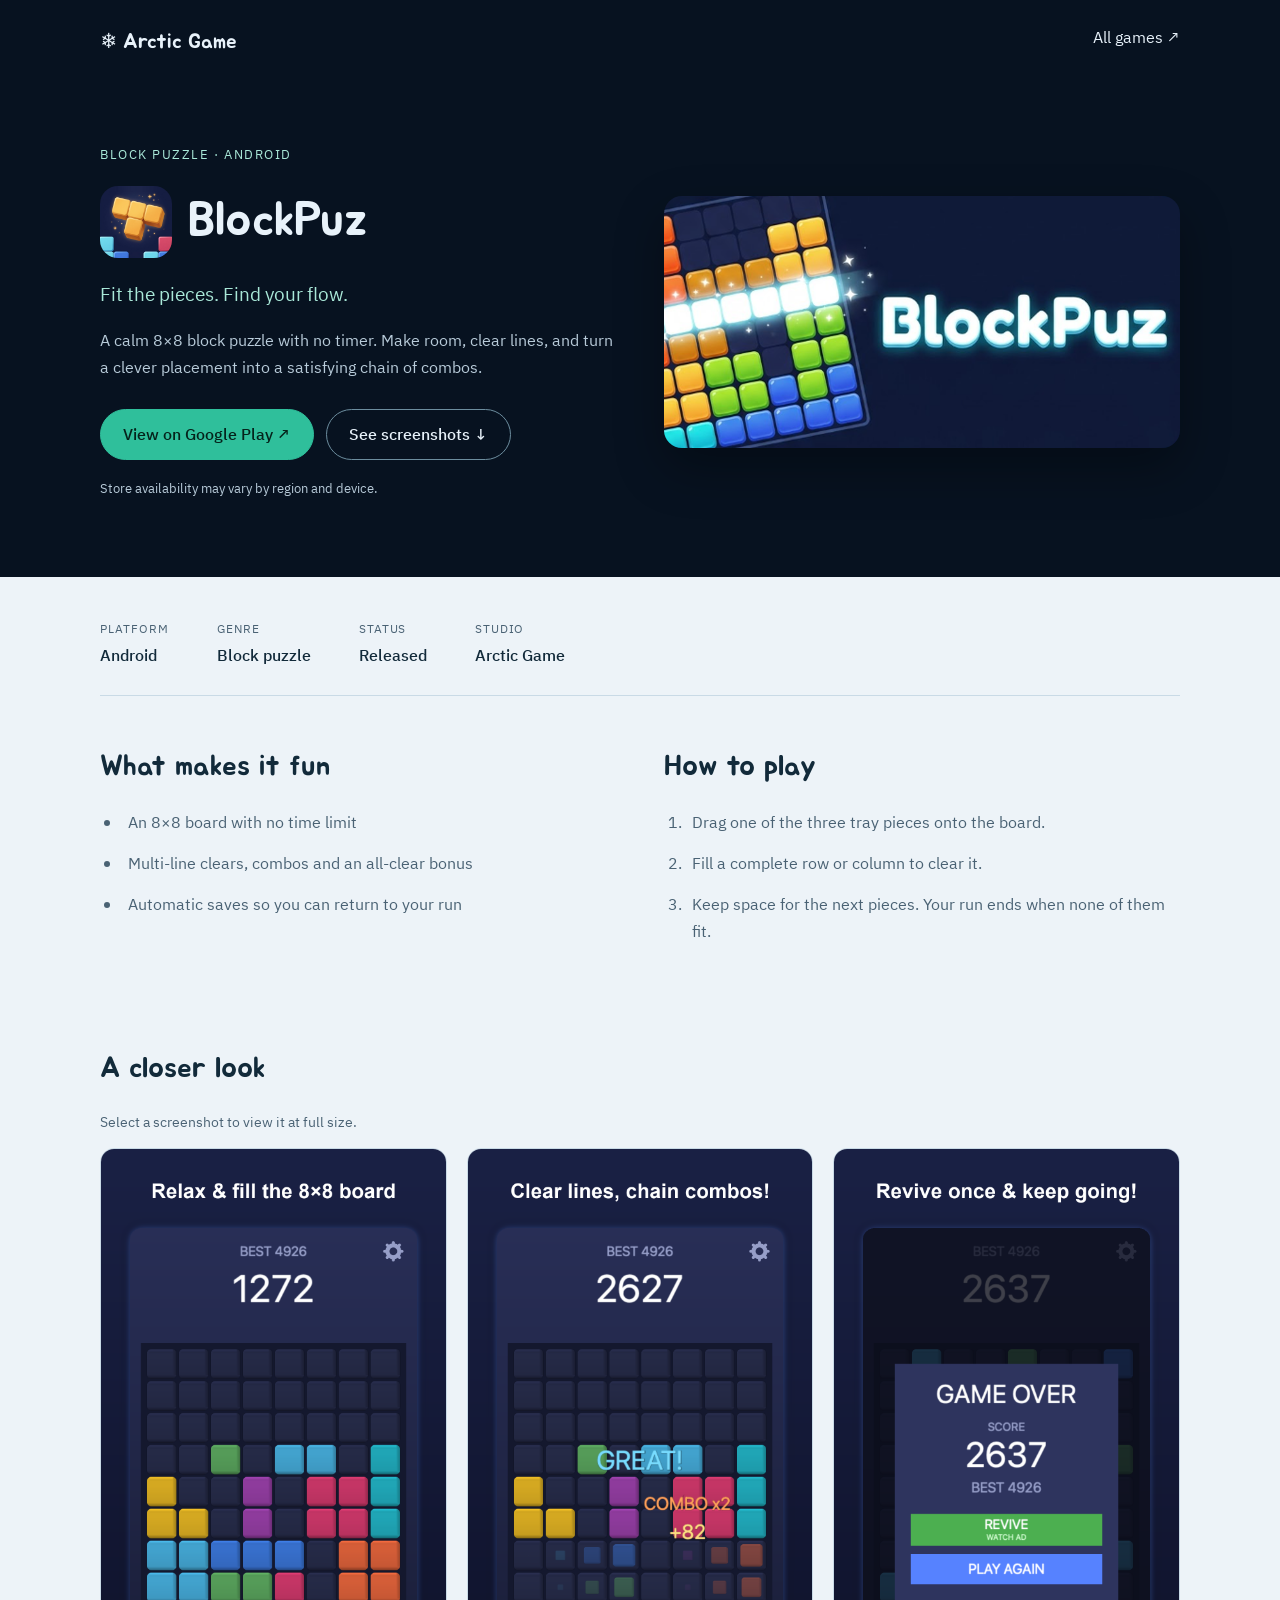
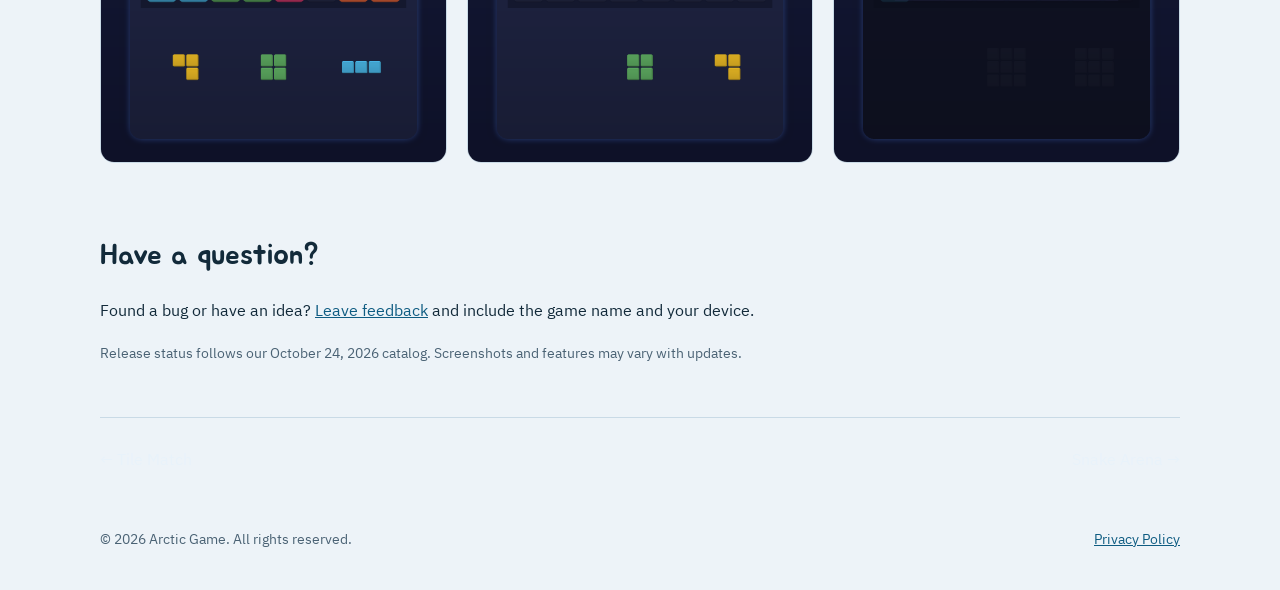
<file: games/blockpuz/index.html>
<!DOCTYPE html>
<html lang="en">
<head>
<meta charset="utf-8">
<meta name="viewport" content="width=device-width, initial-scale=1">
<title>BlockPuz — Arctic Game</title>
<meta name="description" content="A calm 8×8 block puzzle with no timer. Make room, clear lines, and turn a clever placement into a satisfying chain of combos.">
<link rel="canonical" href="https://arcticgame.github.io/games/blockpuz/">
<meta property="og:type" content="website">
<meta property="og:title" content="BlockPuz — Arctic Game">
<meta property="og:description" content="A calm 8×8 block puzzle with no timer. Make room, clear lines, and turn a clever placement into a satisfying chain of combos.">
<meta property="og:url" content="https://arcticgame.github.io/games/blockpuz/">
<meta property="og:image" content="https://arcticgame.github.io/games/blockpuz/featureGraphic.png">
<link rel="icon" href="icon.png">
<link rel="preconnect" href="https://fonts.googleapis.com">
<link rel="preconnect" href="https://fonts.gstatic.com" crossorigin>
<link href="https://fonts.googleapis.com/css2?family=Jua&family=IBM+Plex+Sans+KR:wght@400;500;700&display=swap" rel="stylesheet">
<link rel="stylesheet" href="../game.css">
</head>
<body>
<a class="skip" href="#main">Skip to content</a>
<header>
<div class="wrap">
<nav aria-label="Main navigation"><a class="brand" href="../../">❄ Arctic Game</a><a href="../../#games">All games ↗</a></nav>
<div class="hero">
<div><p class="eyebrow">Block puzzle · Android</p>
<div class="identity"><img class="icon" src="icon.png" width="72" height="72" alt=""><h1>BlockPuz</h1></div>
<p class="tagline">Fit the pieces. Find your flow.</p><p class="intro">A calm 8×8 block puzzle with no timer. Make room, clear lines, and turn a clever placement into a satisfying chain of combos.</p>
<div class="actions"><a class="button primary" href="https://play.google.com/store/apps/details?id=io.github.henjoon.blockpuz">View on Google Play ↗</a><a class="button" href="#screenshots">See screenshots ↓</a></div>
<p class="availability">Store availability may vary by region and device.</p></div>
<img class="art" src="featureGraphic.png" width="1024" height="500" alt="BlockPuz promotional artwork" fetchpriority="high">
</div></div></header>
<main id="main" class="wrap">
<dl class="facts"><div><dt>Platform</dt><dd>Android</dd></div><div><dt>Genre</dt><dd>Block puzzle</dd></div><div><dt>Status</dt><dd>Released</dd></div><div><dt>Studio</dt><dd>Arctic Game</dd></div></dl>
<div class="columns section"><section aria-labelledby="features"><h2 id="features">What makes it fun</h2><ul><li>An 8×8 board with no time limit</li><li>Multi-line clears, combos and an all-clear bonus</li><li>Automatic saves so you can return to your run</li></ul></section>
<section aria-labelledby="how"><h2 id="how">How to play</h2><ol><li>Drag one of the three tray pieces onto the board.</li><li>Fill a complete row or column to clear it.</li><li>Keep space for the next pieces. Your run ends when none of them fit.</li></ol></section></div>
<section class="section" id="screenshots" aria-labelledby="screenshots-title"><h2 id="screenshots-title">A closer look</h2><p class="hint">Select a screenshot to view it at full size.</p><div class="gallery"><a href="screenshot-1.png" aria-label="View BlockPuz midgame screenshot at full size"><img src="screenshot-1.png" width="1080" height="1920" alt="BlockPuz — midgame" loading="lazy"></a><a href="screenshot-2.png" aria-label="View BlockPuz clear screenshot at full size"><img src="screenshot-2.png" width="1080" height="1920" alt="BlockPuz — clear" loading="lazy"></a><a href="screenshot-3.png" aria-label="View BlockPuz gameover screenshot at full size"><img src="screenshot-3.png" width="1080" height="1920" alt="BlockPuz — gameover" loading="lazy"></a></div></section>
<section class="section" aria-labelledby="support"><h2 id="support">Have a question?</h2><p>Found a bug or have an idea? <a href="https://github.com/ArcticGame/feedback/issues/new">Leave feedback</a> and include the game name and your device.</p><p class="hint">Release status follows our October 24, 2026 catalog. Screenshots and features may vary with updates.</p></section>
<nav class="more" aria-label="More games"><a href="../tile-match/">← Tile Match</a><a href="../snake/">Snake Arena →</a></nav>
</main>
<footer><div class="wrap"><span>© 2026 Arctic Game. All rights reserved.</span><a href="../../privacy/">Privacy Policy</a></div></footer>
</body></html>
</file>
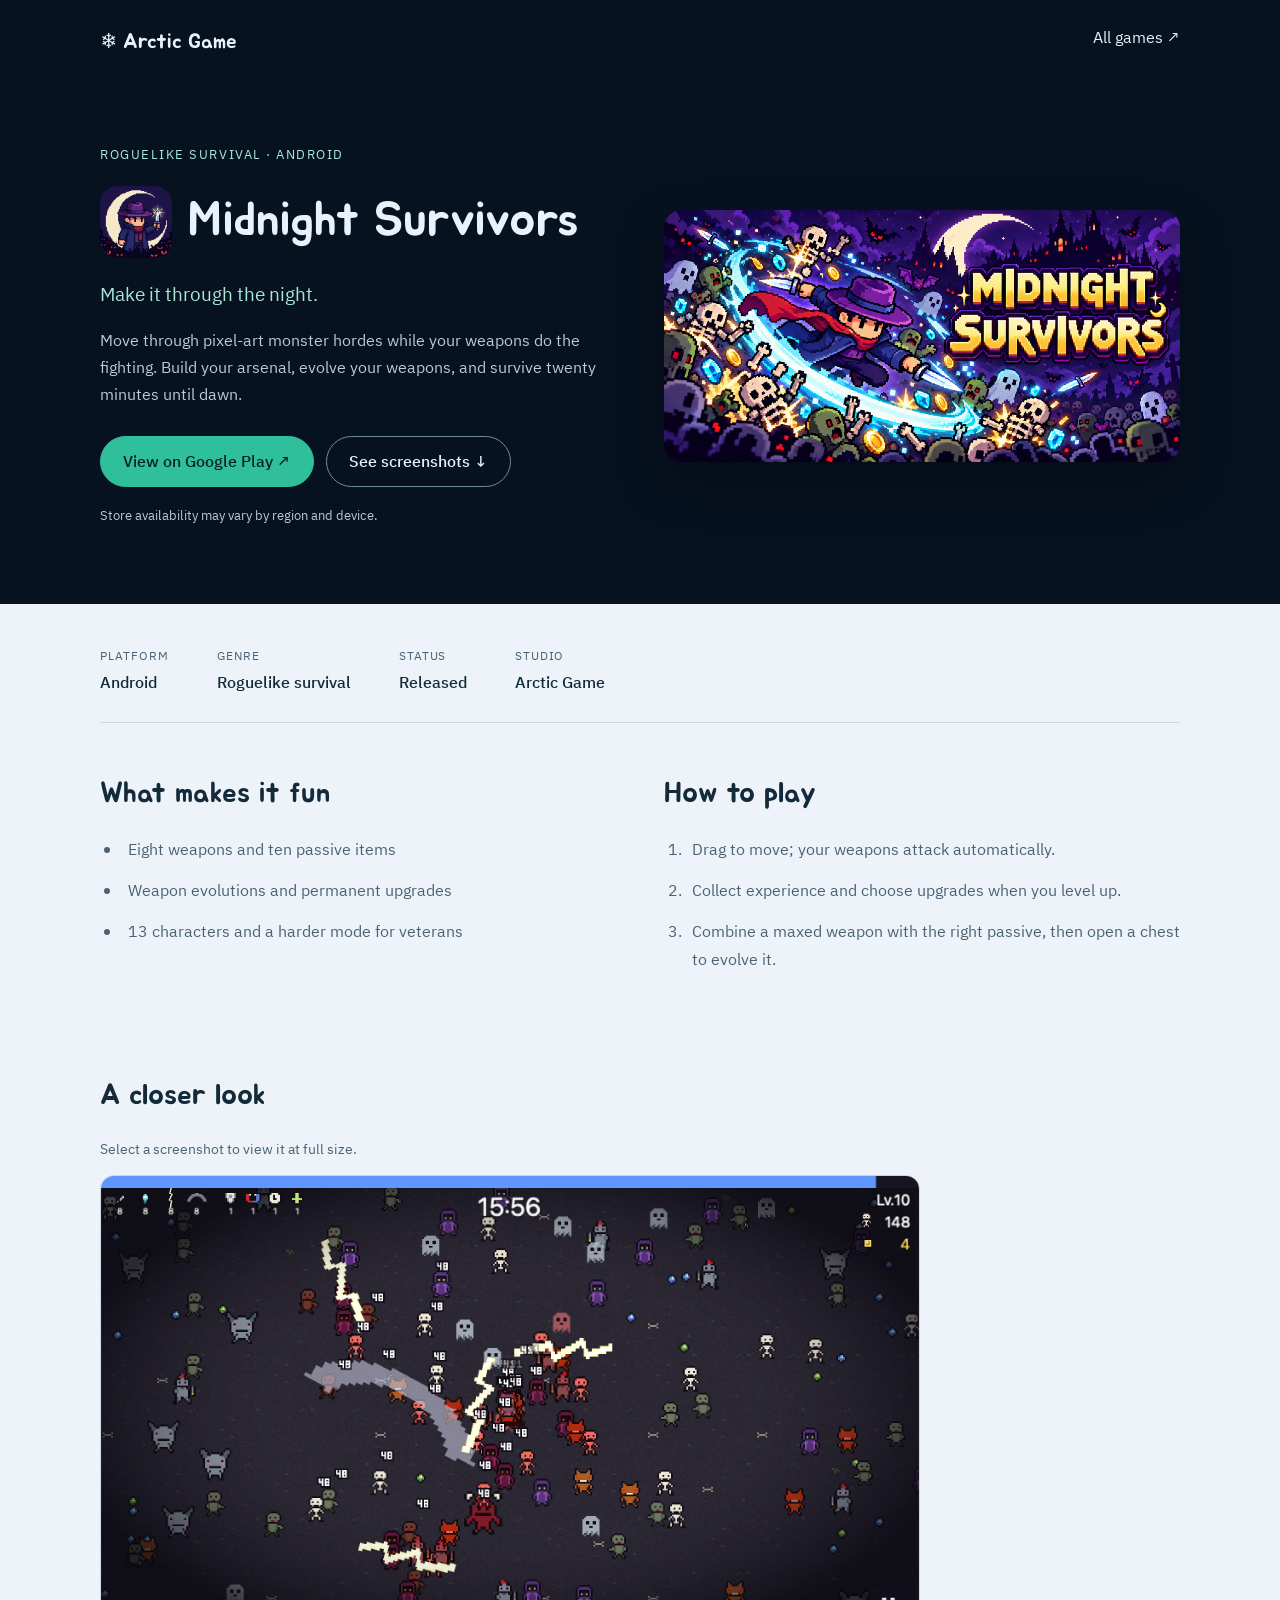
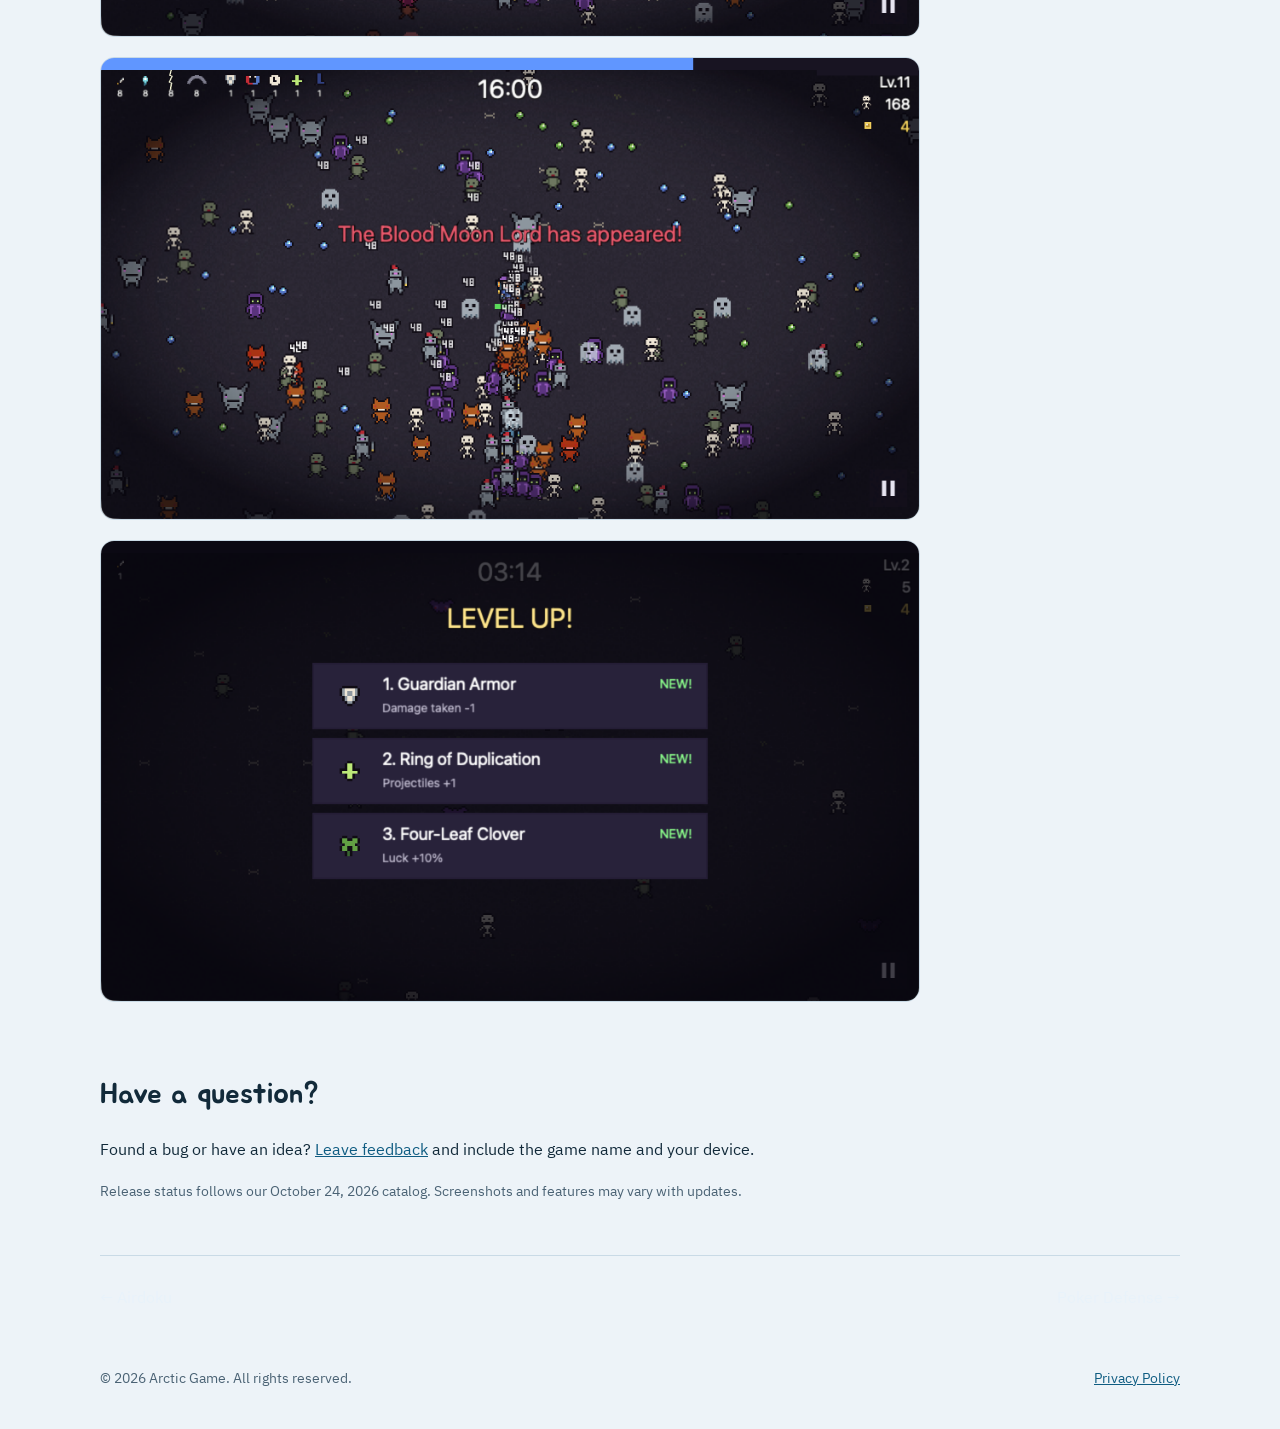
<file: games/midnight-survivors/index.html>
<!DOCTYPE html>
<html lang="en">
<head>
<meta charset="utf-8">
<meta name="viewport" content="width=device-width, initial-scale=1">
<title>Midnight Survivors — Arctic Game</title>
<meta name="description" content="Move through pixel-art monster hordes while your weapons do the fighting. Build your arsenal, evolve your weapons, and survive twenty minutes until dawn.">
<link rel="canonical" href="https://arcticgame.github.io/games/midnight-survivors/">
<meta property="og:type" content="website">
<meta property="og:title" content="Midnight Survivors — Arctic Game">
<meta property="og:description" content="Move through pixel-art monster hordes while your weapons do the fighting. Build your arsenal, evolve your weapons, and survive twenty minutes until dawn.">
<meta property="og:url" content="https://arcticgame.github.io/games/midnight-survivors/">
<meta property="og:image" content="https://arcticgame.github.io/games/midnight-survivors/featureGraphic.png">
<link rel="icon" href="icon.png">
<link rel="preconnect" href="https://fonts.googleapis.com">
<link rel="preconnect" href="https://fonts.gstatic.com" crossorigin>
<link href="https://fonts.googleapis.com/css2?family=Jua&family=IBM+Plex+Sans+KR:wght@400;500;700&display=swap" rel="stylesheet">
<link rel="stylesheet" href="../game.css">
</head>
<body>
<a class="skip" href="#main">Skip to content</a>
<header>
<div class="wrap">
<nav aria-label="Main navigation"><a class="brand" href="../../">❄ Arctic Game</a><a href="../../#games">All games ↗</a></nav>
<div class="hero">
<div><p class="eyebrow">Roguelike survival · Android</p>
<div class="identity"><img class="icon" src="icon.png" width="72" height="72" alt=""><h1>Midnight Survivors</h1></div>
<p class="tagline">Make it through the night.</p><p class="intro">Move through pixel-art monster hordes while your weapons do the fighting. Build your arsenal, evolve your weapons, and survive twenty minutes until dawn.</p>
<div class="actions"><a class="button primary" href="https://play.google.com/store/apps/details?id=io.github.henjoon.survivors">View on Google Play ↗</a><a class="button" href="#screenshots">See screenshots ↓</a></div>
<p class="availability">Store availability may vary by region and device.</p></div>
<img class="art" src="featureGraphic.png" width="1024" height="500" alt="Midnight Survivors promotional artwork" fetchpriority="high">
</div></div></header>
<main id="main" class="wrap">
<dl class="facts"><div><dt>Platform</dt><dd>Android</dd></div><div><dt>Genre</dt><dd>Roguelike survival</dd></div><div><dt>Status</dt><dd>Released</dd></div><div><dt>Studio</dt><dd>Arctic Game</dd></div></dl>
<div class="columns section"><section aria-labelledby="features"><h2 id="features">What makes it fun</h2><ul><li>Eight weapons and ten passive items</li><li>Weapon evolutions and permanent upgrades</li><li>13 characters and a harder mode for veterans</li></ul></section>
<section aria-labelledby="how"><h2 id="how">How to play</h2><ol><li>Drag to move; your weapons attack automatically.</li><li>Collect experience and choose upgrades when you level up.</li><li>Combine a maxed weapon with the right passive, then open a chest to evolve it.</li></ol></section></div>
<section class="section" id="screenshots" aria-labelledby="screenshots-title"><h2 id="screenshots-title">A closer look</h2><p class="hint">Select a screenshot to view it at full size.</p><div class="gallery landscape"><a href="screenshot-1.png" aria-label="View Midnight Survivors action screenshot at full size"><img src="screenshot-1.png" width="1920" height="1080" alt="Midnight Survivors — action" loading="lazy"></a><a href="screenshot-2.png" aria-label="View Midnight Survivors boss screenshot at full size"><img src="screenshot-2.png" width="1920" height="1080" alt="Midnight Survivors — boss" loading="lazy"></a><a href="screenshot-3.png" aria-label="View Midnight Survivors levelup screenshot at full size"><img src="screenshot-3.png" width="1920" height="1080" alt="Midnight Survivors — levelup" loading="lazy"></a></div></section>
<section class="section" aria-labelledby="support"><h2 id="support">Have a question?</h2><p>Found a bug or have an idea? <a href="https://github.com/ArcticGame/feedback/issues/new">Leave feedback</a> and include the game name and your device.</p><p class="hint">Release status follows our October 24, 2026 catalog. Screenshots and features may vary with updates.</p></section>
<nav class="more" aria-label="More games"><a href="../airdoku/">← Airdoku</a><a href="../poker-defense/">Poker Defense →</a></nav>
</main>
<footer><div class="wrap"><span>© 2026 Arctic Game. All rights reserved.</span><a href="../../privacy/">Privacy Policy</a></div></footer>
</body></html>
</file>
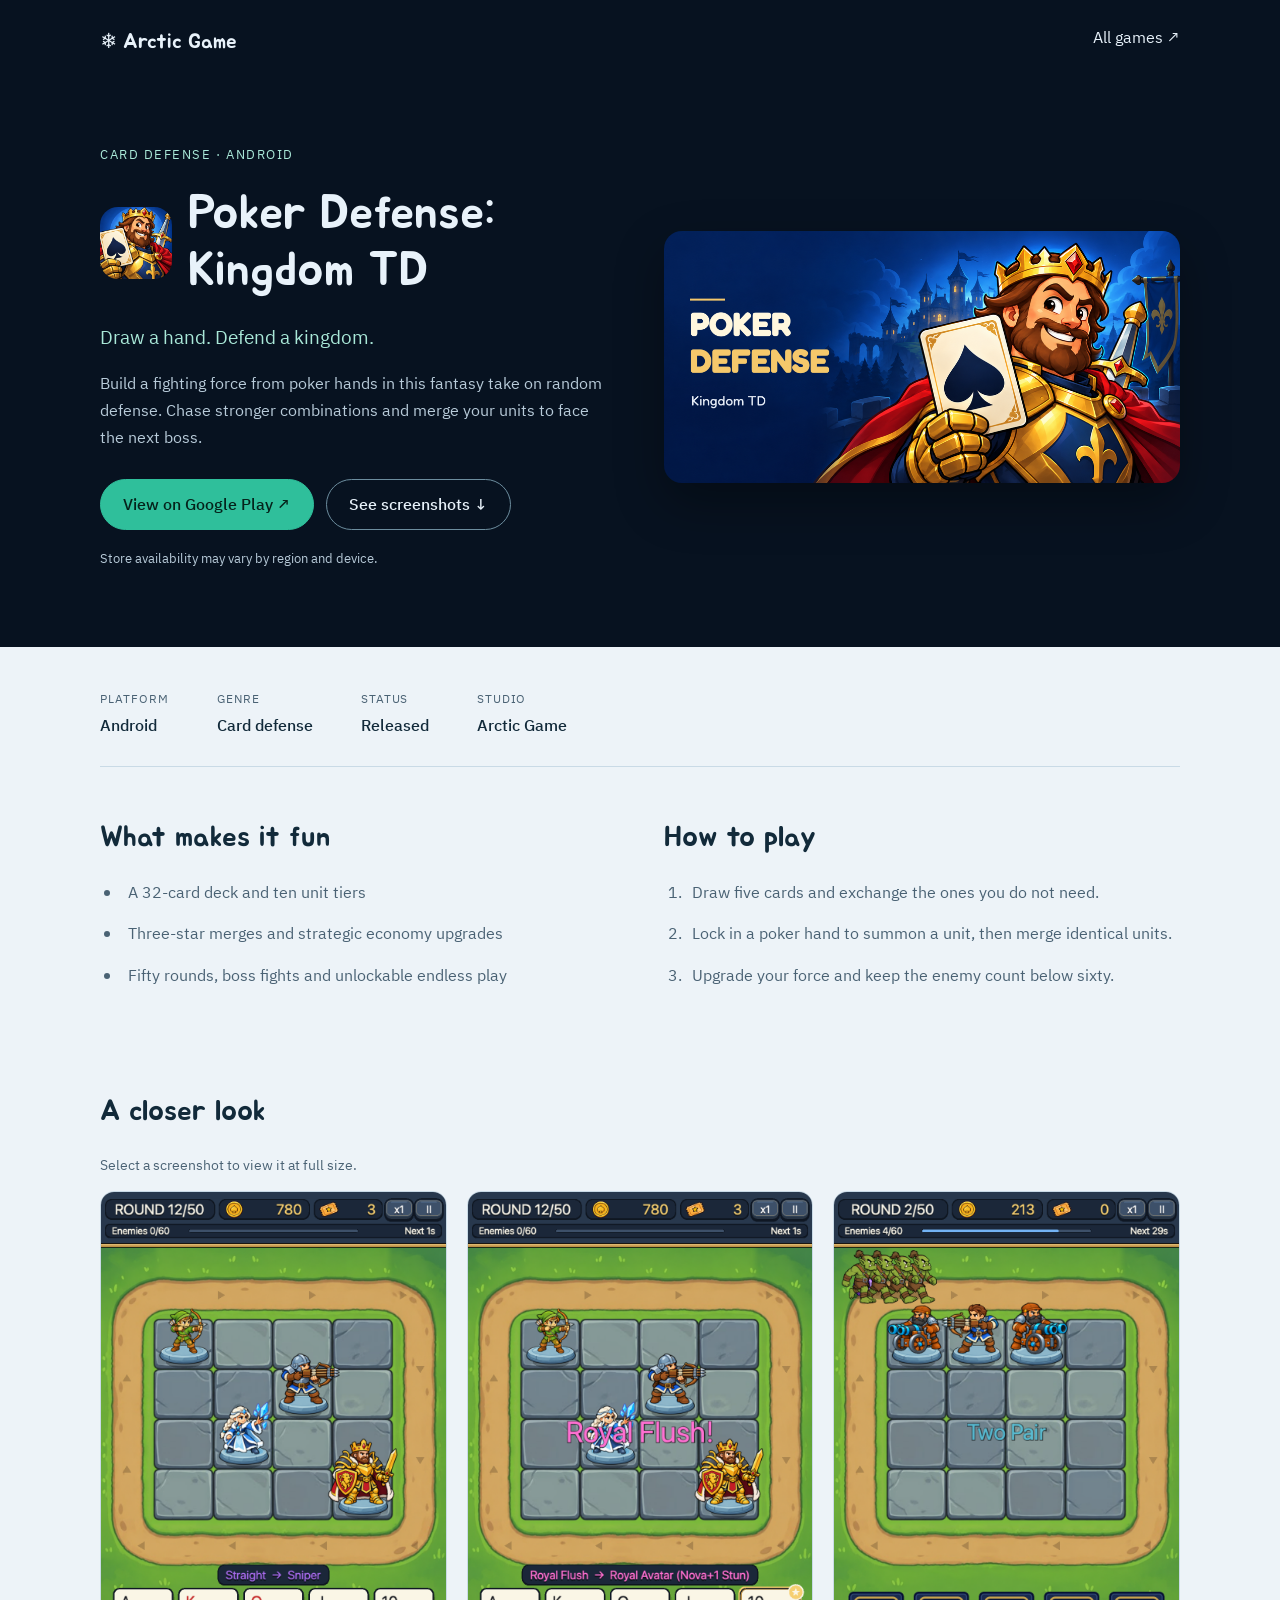
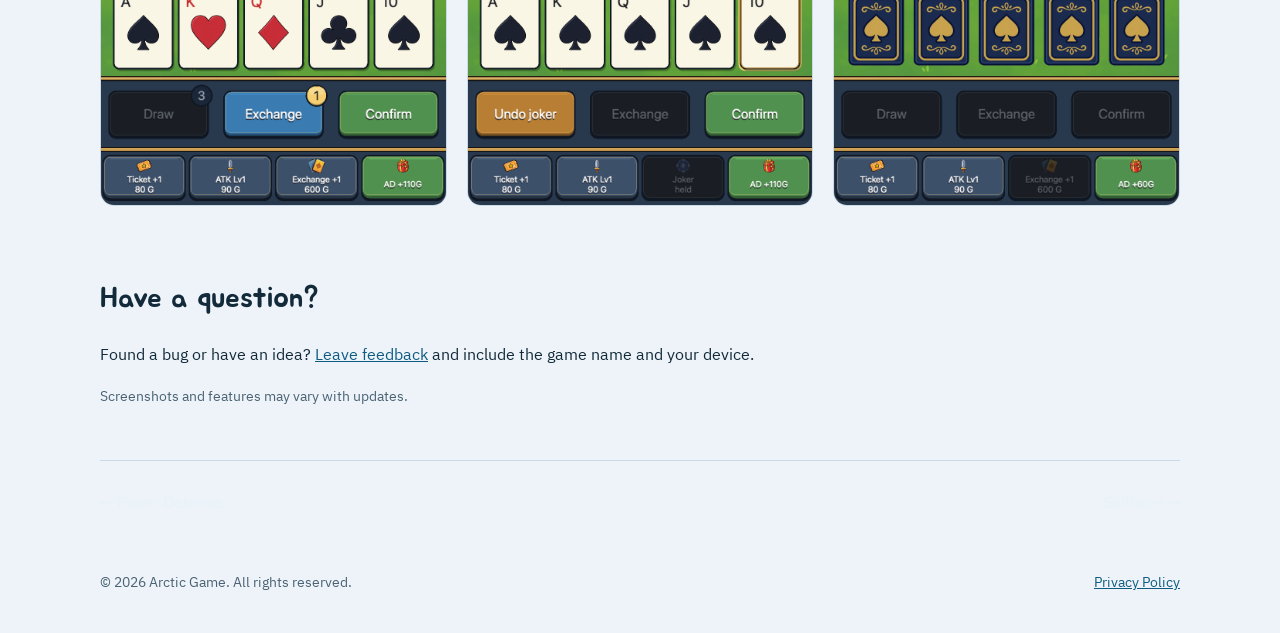
<file: games/poker-defense-kingdom/index.html>
<!DOCTYPE html>
<html lang="en">
<head>
<meta charset="utf-8">
<meta name="viewport" content="width=device-width, initial-scale=1">
<title>Poker Defense: Kingdom TD — Arctic Game</title>
<meta name="description" content="Build a fighting force from poker hands in this fantasy take on random defense. Chase stronger combinations and merge your units to face the next boss.">
<link rel="canonical" href="https://arcticgame.github.io/games/poker-defense-kingdom/">
<meta property="og:type" content="website">
<meta property="og:title" content="Poker Defense: Kingdom TD — Arctic Game">
<meta property="og:description" content="Build a fighting force from poker hands in this fantasy take on random defense. Chase stronger combinations and merge your units to face the next boss.">
<meta property="og:url" content="https://arcticgame.github.io/games/poker-defense-kingdom/">
<meta property="og:image" content="https://arcticgame.github.io/games/poker-defense-kingdom/featureGraphic.png">
<link rel="icon" href="icon.png">
<link rel="preconnect" href="https://fonts.googleapis.com">
<link rel="preconnect" href="https://fonts.gstatic.com" crossorigin>
<link href="https://fonts.googleapis.com/css2?family=Jua&family=IBM+Plex+Sans+KR:wght@400;500;700&display=swap" rel="stylesheet">
<link rel="stylesheet" href="../game.css">
</head>
<body>
<a class="skip" href="#main">Skip to content</a>
<header>
<div class="wrap">
<nav aria-label="Main navigation"><a class="brand" href="../../">❄ Arctic Game</a><a href="../../#games">All games ↗</a></nav>
<div class="hero">
<div><p class="eyebrow">Card defense · Android</p>
<div class="identity"><img class="icon" src="icon.png" width="72" height="72" alt=""><h1>Poker Defense: Kingdom TD</h1></div>
<p class="tagline">Draw a hand. Defend a kingdom.</p><p class="intro">Build a fighting force from poker hands in this fantasy take on random defense. Chase stronger combinations and merge your units to face the next boss.</p>
<div class="actions"><a class="button primary" href="https://play.google.com/store/apps/details?id=io.github.henjoon.pokerdefense2">View on Google Play ↗</a><a class="button" href="#screenshots">See screenshots ↓</a></div>
<p class="availability">Store availability may vary by region and device.</p></div>
<img class="art" src="featureGraphic.png" width="1024" height="500" alt="Poker Defense: Kingdom TD promotional artwork" fetchpriority="high">
</div></div></header>
<main id="main" class="wrap">
<dl class="facts"><div><dt>Platform</dt><dd>Android</dd></div><div><dt>Genre</dt><dd>Card defense</dd></div><div><dt>Status</dt><dd>Released</dd></div><div><dt>Studio</dt><dd>Arctic Game</dd></div></dl>
<div class="columns section"><section aria-labelledby="features"><h2 id="features">What makes it fun</h2><ul><li>A 32-card deck and ten unit tiers</li><li>Three-star merges and strategic economy upgrades</li><li>Fifty rounds, boss fights and unlockable endless play</li></ul></section>
<section aria-labelledby="how"><h2 id="how">How to play</h2><ol><li>Draw five cards and exchange the ones you do not need.</li><li>Lock in a poker hand to summon a unit, then merge identical units.</li><li>Upgrade your force and keep the enemy count below sixty.</li></ol></section></div>
<section class="section" id="screenshots" aria-labelledby="screenshots-title"><h2 id="screenshots-title">A closer look</h2><p class="hint">Select a screenshot to view it at full size.</p><div class="gallery"><a href="screenshot-1.png" aria-label="View Poker Defense: Kingdom TD hand screenshot at full size"><img src="screenshot-1.png" width="892" height="1586" alt="Poker Defense: Kingdom TD — hand" loading="lazy"></a><a href="screenshot-2.png" aria-label="View Poker Defense: Kingdom TD joker screenshot at full size"><img src="screenshot-2.png" width="892" height="1586" alt="Poker Defense: Kingdom TD — joker" loading="lazy"></a><a href="screenshot-3.png" aria-label="View Poker Defense: Kingdom TD combat screenshot at full size"><img src="screenshot-3.png" width="892" height="1586" alt="Poker Defense: Kingdom TD — combat" loading="lazy"></a></div></section>
<section class="section" aria-labelledby="support"><h2 id="support">Have a question?</h2><p>Found a bug or have an idea? <a href="https://github.com/ArcticGame/feedback/issues/new">Leave feedback</a> and include the game name and your device.</p><p class="hint">Screenshots and features may vary with updates.</p></section>
<nav class="more" aria-label="More games"><a href="../poker-defense/">← Poker Defense</a><a href="../solitaire/">Solitaire →</a></nav>
</main>
<footer><div class="wrap"><span>© 2026 Arctic Game. All rights reserved.</span><a href="../../privacy/">Privacy Policy</a></div></footer>
</body></html>
</file>
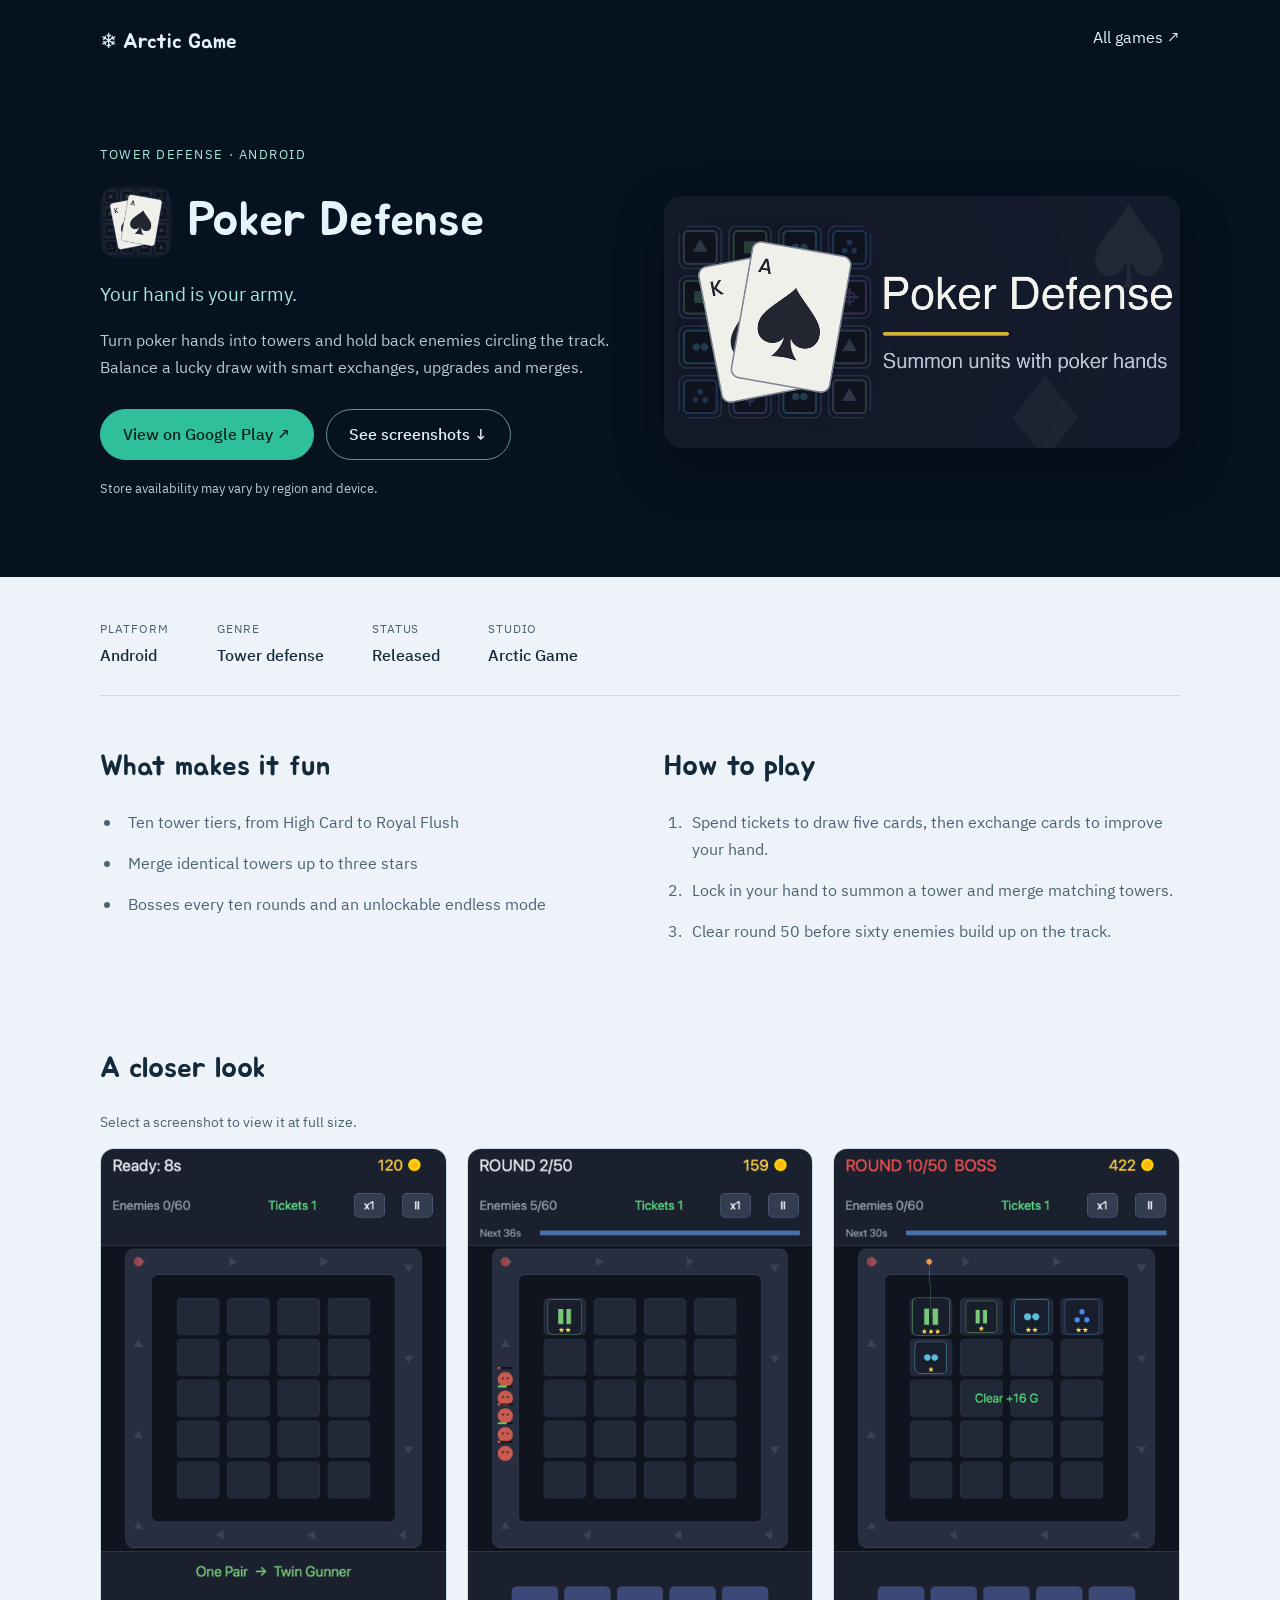
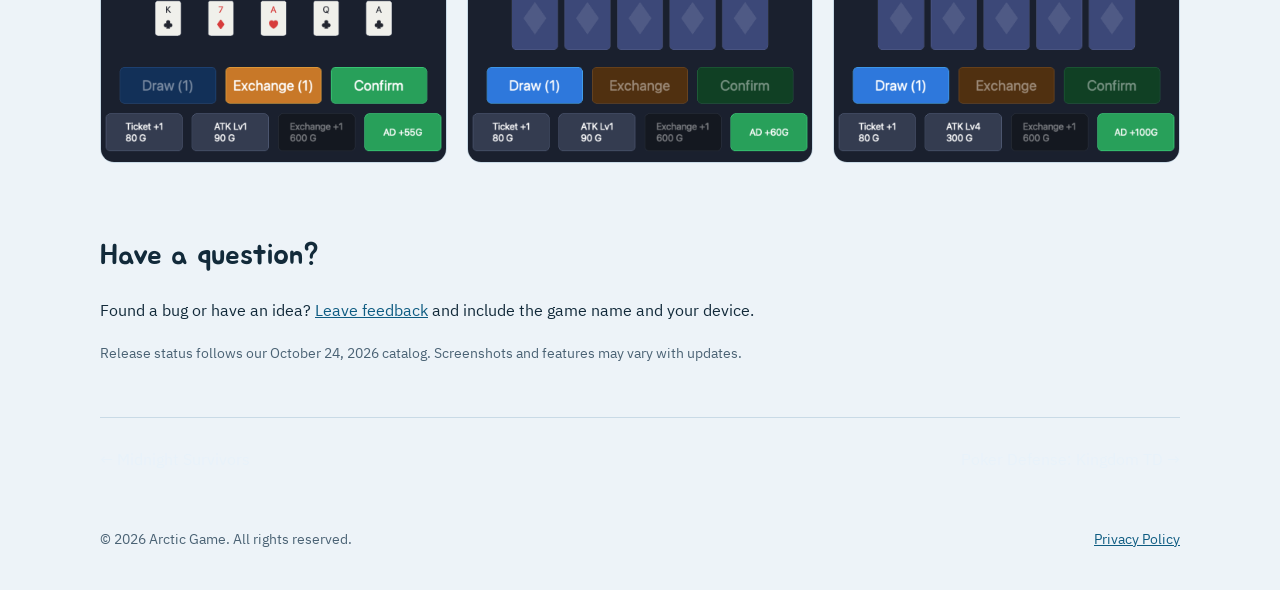
<file: games/poker-defense/index.html>
<!DOCTYPE html>
<html lang="en">
<head>
<meta charset="utf-8">
<meta name="viewport" content="width=device-width, initial-scale=1">
<title>Poker Defense — Arctic Game</title>
<meta name="description" content="Turn poker hands into towers and hold back enemies circling the track. Balance a lucky draw with smart exchanges, upgrades and merges.">
<link rel="canonical" href="https://arcticgame.github.io/games/poker-defense/">
<meta property="og:type" content="website">
<meta property="og:title" content="Poker Defense — Arctic Game">
<meta property="og:description" content="Turn poker hands into towers and hold back enemies circling the track. Balance a lucky draw with smart exchanges, upgrades and merges.">
<meta property="og:url" content="https://arcticgame.github.io/games/poker-defense/">
<meta property="og:image" content="https://arcticgame.github.io/games/poker-defense/featureGraphic.png">
<link rel="icon" href="icon.png">
<link rel="preconnect" href="https://fonts.googleapis.com">
<link rel="preconnect" href="https://fonts.gstatic.com" crossorigin>
<link href="https://fonts.googleapis.com/css2?family=Jua&family=IBM+Plex+Sans+KR:wght@400;500;700&display=swap" rel="stylesheet">
<link rel="stylesheet" href="../game.css">
</head>
<body>
<a class="skip" href="#main">Skip to content</a>
<header>
<div class="wrap">
<nav aria-label="Main navigation"><a class="brand" href="../../">❄ Arctic Game</a><a href="../../#games">All games ↗</a></nav>
<div class="hero">
<div><p class="eyebrow">Tower defense · Android</p>
<div class="identity"><img class="icon" src="icon.png" width="72" height="72" alt=""><h1>Poker Defense</h1></div>
<p class="tagline">Your hand is your army.</p><p class="intro">Turn poker hands into towers and hold back enemies circling the track. Balance a lucky draw with smart exchanges, upgrades and merges.</p>
<div class="actions"><a class="button primary" href="https://play.google.com/store/apps/details?id=io.github.henjoon.pokerdefense">View on Google Play ↗</a><a class="button" href="#screenshots">See screenshots ↓</a></div>
<p class="availability">Store availability may vary by region and device.</p></div>
<img class="art" src="featureGraphic.png" width="1024" height="500" alt="Poker Defense promotional artwork" fetchpriority="high">
</div></div></header>
<main id="main" class="wrap">
<dl class="facts"><div><dt>Platform</dt><dd>Android</dd></div><div><dt>Genre</dt><dd>Tower defense</dd></div><div><dt>Status</dt><dd>Released</dd></div><div><dt>Studio</dt><dd>Arctic Game</dd></div></dl>
<div class="columns section"><section aria-labelledby="features"><h2 id="features">What makes it fun</h2><ul><li>Ten tower tiers, from High Card to Royal Flush</li><li>Merge identical towers up to three stars</li><li>Bosses every ten rounds and an unlockable endless mode</li></ul></section>
<section aria-labelledby="how"><h2 id="how">How to play</h2><ol><li>Spend tickets to draw five cards, then exchange cards to improve your hand.</li><li>Lock in your hand to summon a tower and merge matching towers.</li><li>Clear round 50 before sixty enemies build up on the track.</li></ol></section></div>
<section class="section" id="screenshots" aria-labelledby="screenshots-title"><h2 id="screenshots-title">A closer look</h2><p class="hint">Select a screenshot to view it at full size.</p><div class="gallery"><a href="screenshot-1.png" aria-label="View Poker Defense hand screenshot at full size"><img src="screenshot-1.png" width="892" height="1586" alt="Poker Defense — hand" loading="lazy"></a><a href="screenshot-2.png" aria-label="View Poker Defense combat screenshot at full size"><img src="screenshot-2.png" width="892" height="1586" alt="Poker Defense — combat" loading="lazy"></a><a href="screenshot-3.png" aria-label="View Poker Defense boss screenshot at full size"><img src="screenshot-3.png" width="892" height="1586" alt="Poker Defense — boss" loading="lazy"></a></div></section>
<section class="section" aria-labelledby="support"><h2 id="support">Have a question?</h2><p>Found a bug or have an idea? <a href="https://github.com/ArcticGame/feedback/issues/new">Leave feedback</a> and include the game name and your device.</p><p class="hint">Release status follows our October 24, 2026 catalog. Screenshots and features may vary with updates.</p></section>
<nav class="more" aria-label="More games"><a href="../midnight-survivors/">← Midnight Survivors</a><a href="../poker-defense-kingdom/">Poker Defense: Kingdom TD →</a></nav>
</main>
<footer><div class="wrap"><span>© 2026 Arctic Game. All rights reserved.</span><a href="../../privacy/">Privacy Policy</a></div></footer>
</body></html>
</file>
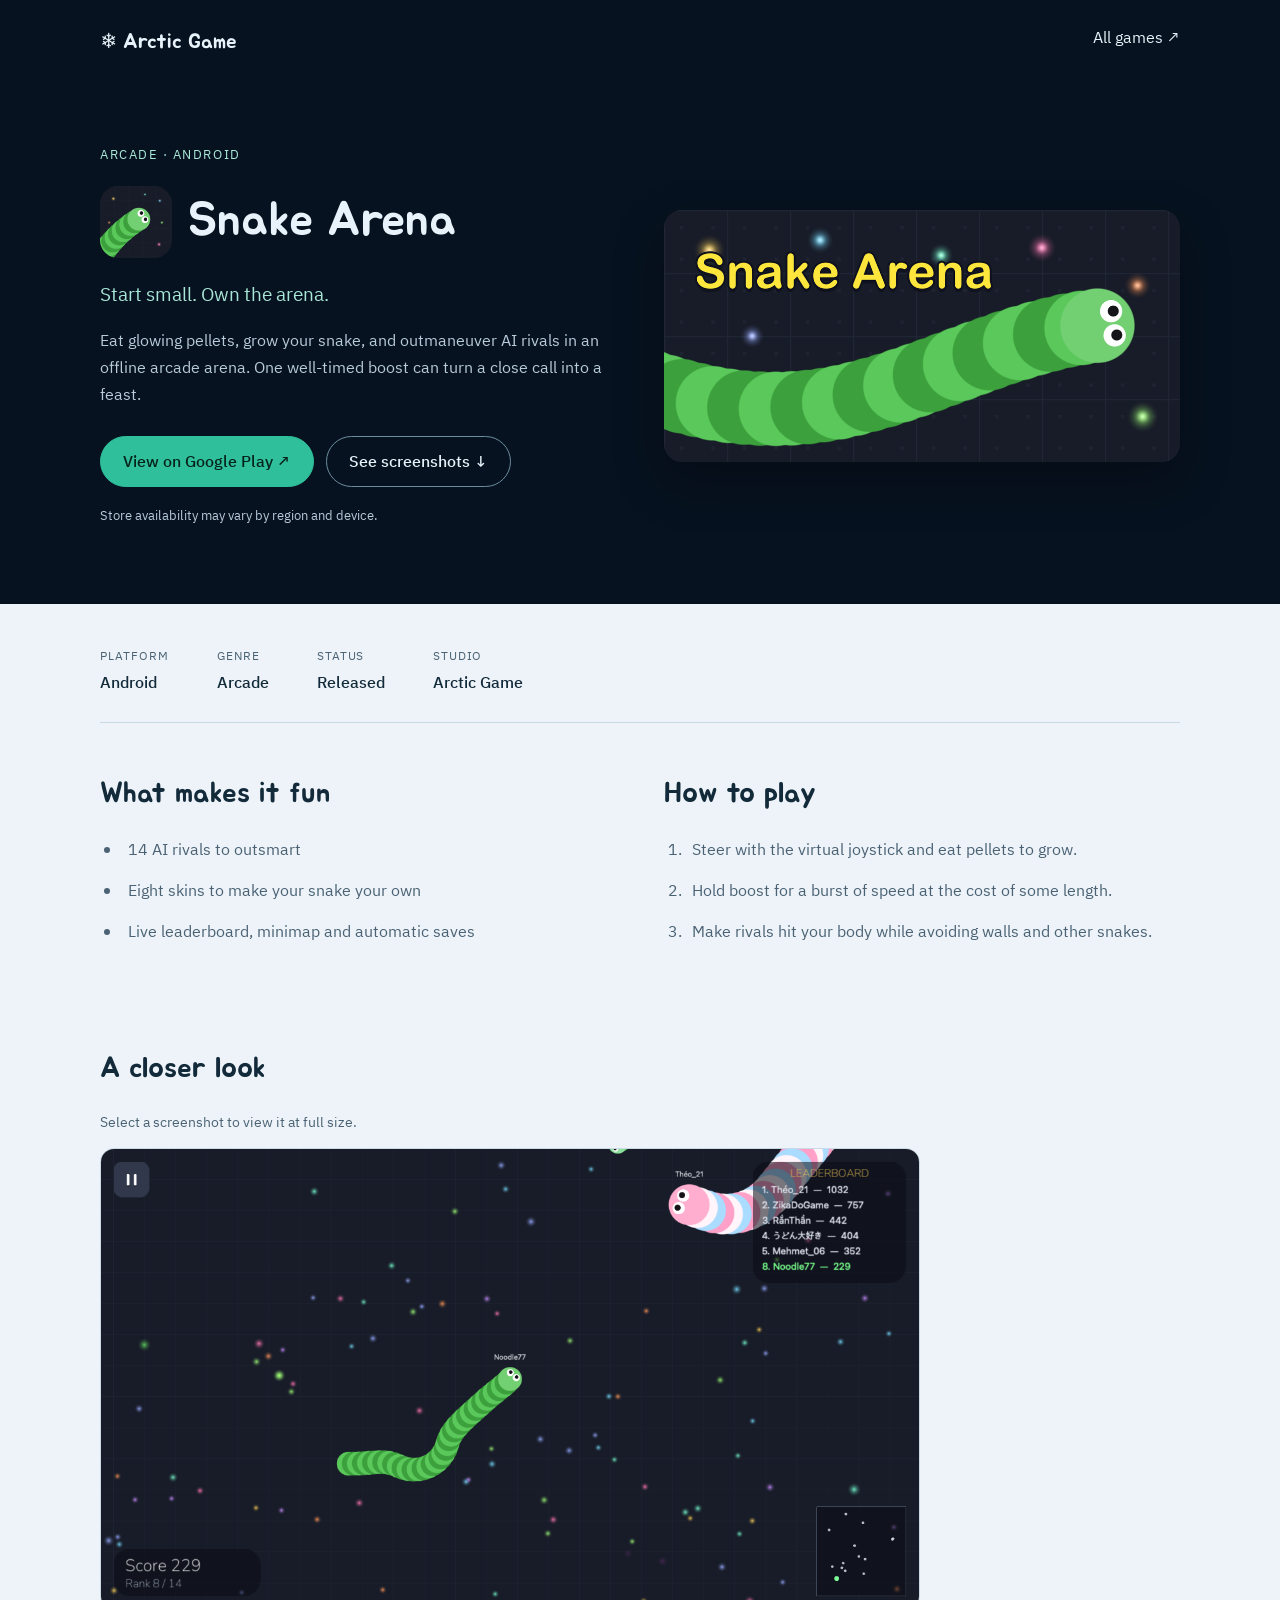
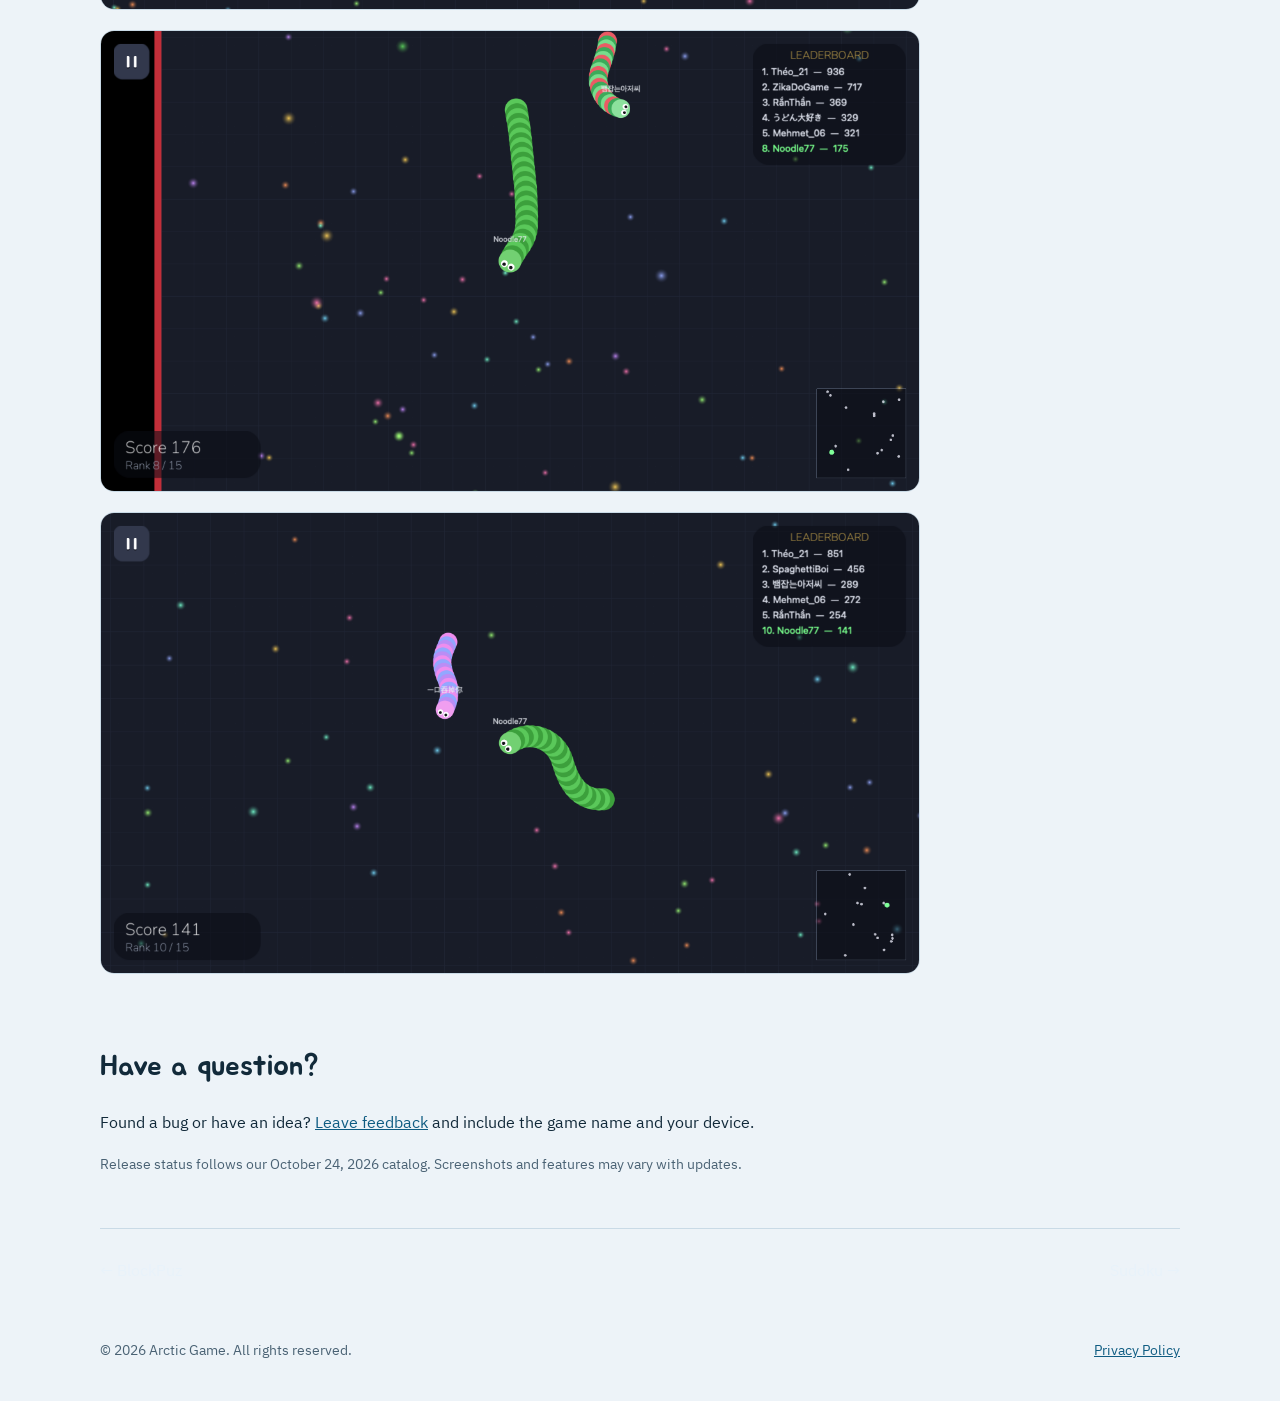
<file: games/snake/index.html>
<!DOCTYPE html>
<html lang="en">
<head>
<meta charset="utf-8">
<meta name="viewport" content="width=device-width, initial-scale=1">
<title>Snake Arena — Arctic Game</title>
<meta name="description" content="Eat glowing pellets, grow your snake, and outmaneuver AI rivals in an offline arcade arena. One well-timed boost can turn a close call into a feast.">
<link rel="canonical" href="https://arcticgame.github.io/games/snake/">
<meta property="og:type" content="website">
<meta property="og:title" content="Snake Arena — Arctic Game">
<meta property="og:description" content="Eat glowing pellets, grow your snake, and outmaneuver AI rivals in an offline arcade arena. One well-timed boost can turn a close call into a feast.">
<meta property="og:url" content="https://arcticgame.github.io/games/snake/">
<meta property="og:image" content="https://arcticgame.github.io/games/snake/featureGraphic.png">
<link rel="icon" href="icon.png">
<link rel="preconnect" href="https://fonts.googleapis.com">
<link rel="preconnect" href="https://fonts.gstatic.com" crossorigin>
<link href="https://fonts.googleapis.com/css2?family=Jua&family=IBM+Plex+Sans+KR:wght@400;500;700&display=swap" rel="stylesheet">
<link rel="stylesheet" href="../game.css">
</head>
<body>
<a class="skip" href="#main">Skip to content</a>
<header>
<div class="wrap">
<nav aria-label="Main navigation"><a class="brand" href="../../">❄ Arctic Game</a><a href="../../#games">All games ↗</a></nav>
<div class="hero">
<div><p class="eyebrow">Arcade · Android</p>
<div class="identity"><img class="icon" src="icon.png" width="72" height="72" alt=""><h1>Snake Arena</h1></div>
<p class="tagline">Start small. Own the arena.</p><p class="intro">Eat glowing pellets, grow your snake, and outmaneuver AI rivals in an offline arcade arena. One well-timed boost can turn a close call into a feast.</p>
<div class="actions"><a class="button primary" href="https://play.google.com/store/apps/details?id=io.github.henjoon.snake">View on Google Play ↗</a><a class="button" href="#screenshots">See screenshots ↓</a></div>
<p class="availability">Store availability may vary by region and device.</p></div>
<img class="art" src="featureGraphic.png" width="1024" height="500" alt="Snake Arena promotional artwork" fetchpriority="high">
</div></div></header>
<main id="main" class="wrap">
<dl class="facts"><div><dt>Platform</dt><dd>Android</dd></div><div><dt>Genre</dt><dd>Arcade</dd></div><div><dt>Status</dt><dd>Released</dd></div><div><dt>Studio</dt><dd>Arctic Game</dd></div></dl>
<div class="columns section"><section aria-labelledby="features"><h2 id="features">What makes it fun</h2><ul><li>14 AI rivals to outsmart</li><li>Eight skins to make your snake your own</li><li>Live leaderboard, minimap and automatic saves</li></ul></section>
<section aria-labelledby="how"><h2 id="how">How to play</h2><ol><li>Steer with the virtual joystick and eat pellets to grow.</li><li>Hold boost for a burst of speed at the cost of some length.</li><li>Make rivals hit your body while avoiding walls and other snakes.</li></ol></section></div>
<section class="section" id="screenshots" aria-labelledby="screenshots-title"><h2 id="screenshots-title">A closer look</h2><p class="hint">Select a screenshot to view it at full size.</p><div class="gallery landscape"><a href="screenshot-1.png" aria-label="View Snake Arena gameplay screenshot at full size"><img src="screenshot-1.png" width="2560" height="1440" alt="Snake Arena — gameplay" loading="lazy"></a><a href="screenshot-2.png" aria-label="View Snake Arena rivals screenshot at full size"><img src="screenshot-2.png" width="2560" height="1440" alt="Snake Arena — rivals" loading="lazy"></a><a href="screenshot-3.png" aria-label="View Snake Arena arena screenshot at full size"><img src="screenshot-3.png" width="2560" height="1440" alt="Snake Arena — arena" loading="lazy"></a></div></section>
<section class="section" aria-labelledby="support"><h2 id="support">Have a question?</h2><p>Found a bug or have an idea? <a href="https://github.com/ArcticGame/feedback/issues/new">Leave feedback</a> and include the game name and your device.</p><p class="hint">Release status follows our October 24, 2026 catalog. Screenshots and features may vary with updates.</p></section>
<nav class="more" aria-label="More games"><a href="../blockpuz/">← BlockPuz</a><a href="../sudoku/">Sudoku →</a></nav>
</main>
<footer><div class="wrap"><span>© 2026 Arctic Game. All rights reserved.</span><a href="../../privacy/">Privacy Policy</a></div></footer>
</body></html>
</file>
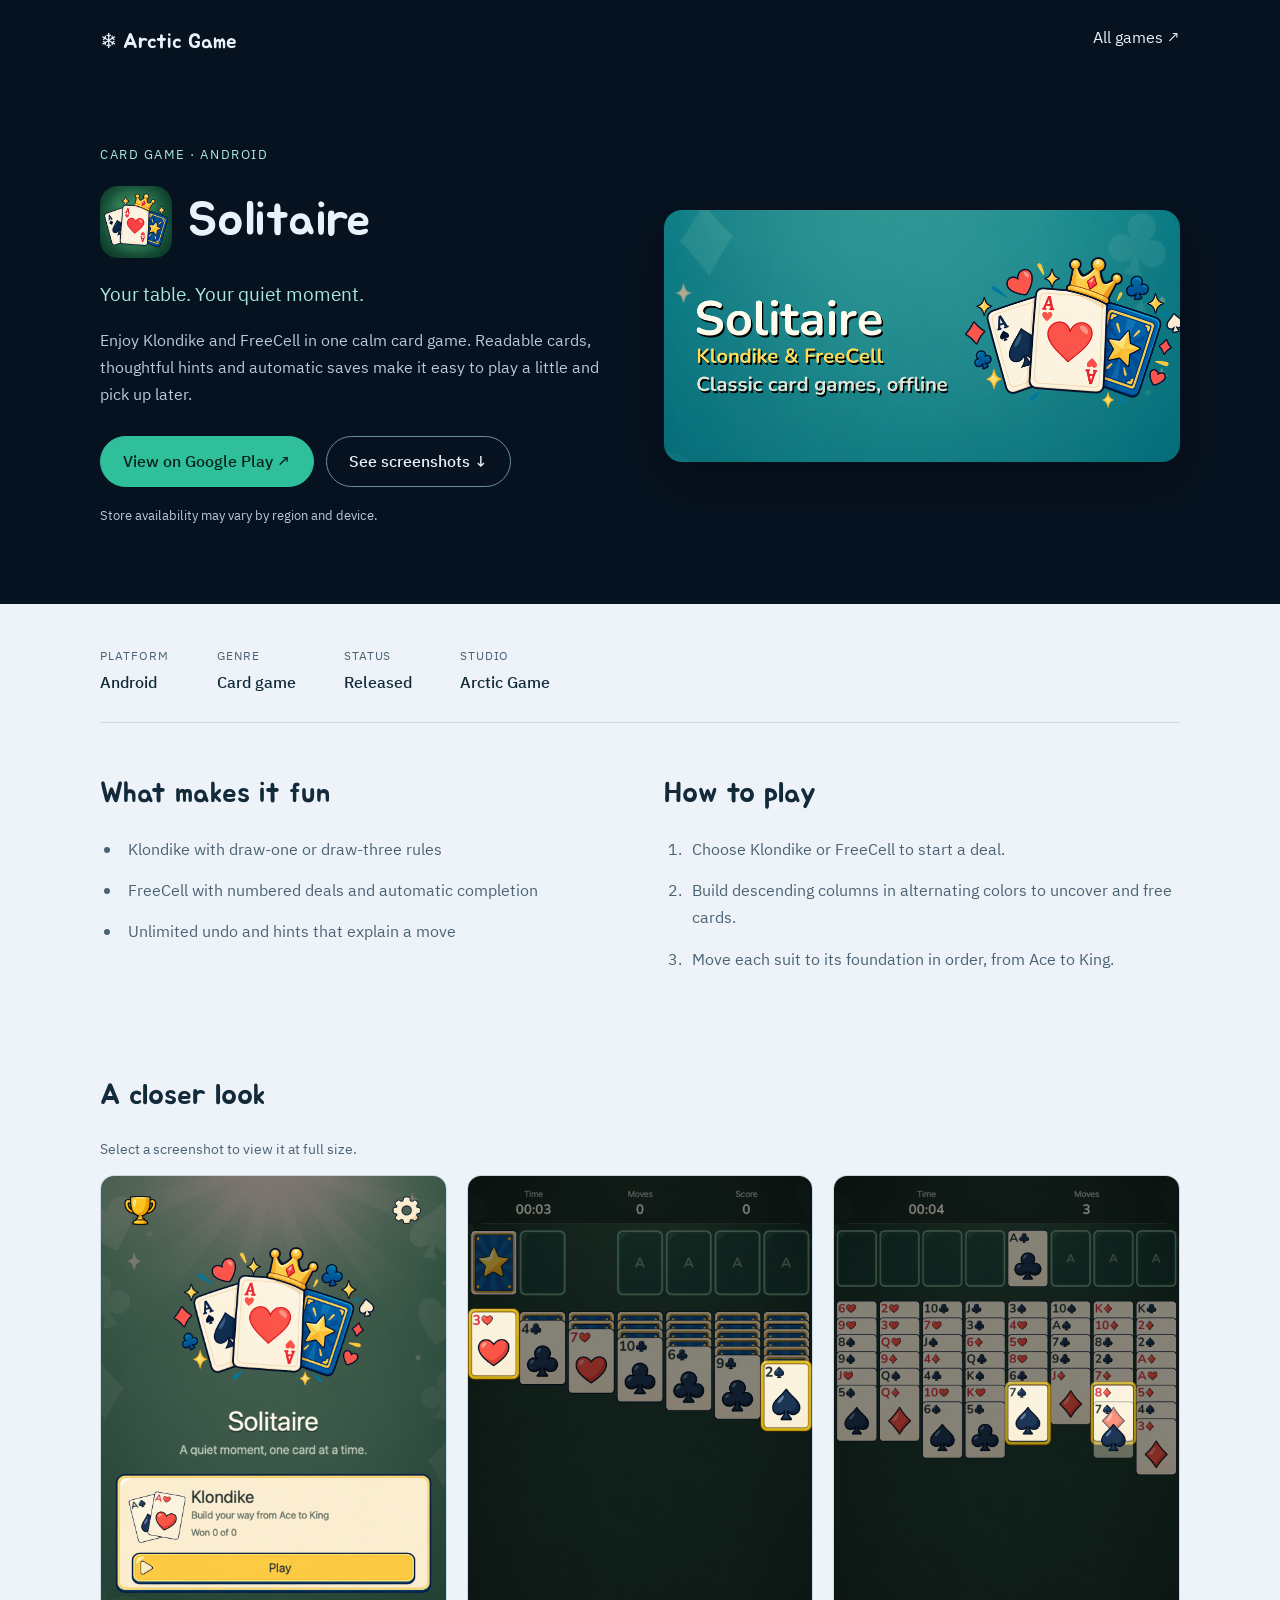
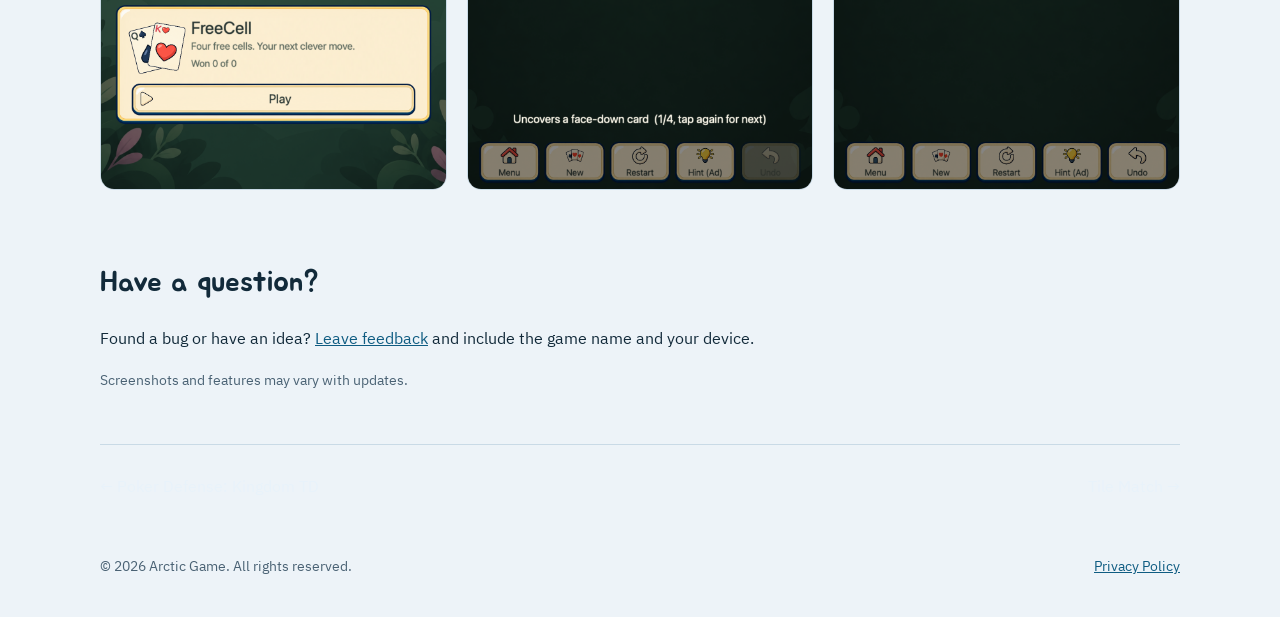
<file: games/solitaire/index.html>
<!DOCTYPE html>
<html lang="en">
<head>
<meta charset="utf-8">
<meta name="viewport" content="width=device-width, initial-scale=1">
<title>Solitaire — Arctic Game</title>
<meta name="description" content="Enjoy Klondike and FreeCell in one calm card game. Readable cards, thoughtful hints and automatic saves make it easy to play a little and pick up later.">
<link rel="canonical" href="https://arcticgame.github.io/games/solitaire/">
<meta property="og:type" content="website">
<meta property="og:title" content="Solitaire — Arctic Game">
<meta property="og:description" content="Enjoy Klondike and FreeCell in one calm card game. Readable cards, thoughtful hints and automatic saves make it easy to play a little and pick up later.">
<meta property="og:url" content="https://arcticgame.github.io/games/solitaire/">
<meta property="og:image" content="https://arcticgame.github.io/games/solitaire/featureGraphic.png">
<link rel="icon" href="icon.png">
<link rel="preconnect" href="https://fonts.googleapis.com">
<link rel="preconnect" href="https://fonts.gstatic.com" crossorigin>
<link href="https://fonts.googleapis.com/css2?family=Jua&family=IBM+Plex+Sans+KR:wght@400;500;700&display=swap" rel="stylesheet">
<link rel="stylesheet" href="../game.css">
</head>
<body>
<a class="skip" href="#main">Skip to content</a>
<header>
<div class="wrap">
<nav aria-label="Main navigation"><a class="brand" href="../../">❄ Arctic Game</a><a href="../../#games">All games ↗</a></nav>
<div class="hero">
<div><p class="eyebrow">Card game · Android</p>
<div class="identity"><img class="icon" src="icon.png" width="72" height="72" alt=""><h1>Solitaire</h1></div>
<p class="tagline">Your table. Your quiet moment.</p><p class="intro">Enjoy Klondike and FreeCell in one calm card game. Readable cards, thoughtful hints and automatic saves make it easy to play a little and pick up later.</p>
<div class="actions"><a class="button primary" href="https://play.google.com/store/apps/details?id=io.github.henjoon.solitaire">View on Google Play ↗</a><a class="button" href="#screenshots">See screenshots ↓</a></div>
<p class="availability">Store availability may vary by region and device.</p></div>
<img class="art" src="featureGraphic.png" width="1024" height="500" alt="Solitaire promotional artwork" fetchpriority="high">
</div></div></header>
<main id="main" class="wrap">
<dl class="facts"><div><dt>Platform</dt><dd>Android</dd></div><div><dt>Genre</dt><dd>Card game</dd></div><div><dt>Status</dt><dd>Released</dd></div><div><dt>Studio</dt><dd>Arctic Game</dd></div></dl>
<div class="columns section"><section aria-labelledby="features"><h2 id="features">What makes it fun</h2><ul><li>Klondike with draw-one or draw-three rules</li><li>FreeCell with numbered deals and automatic completion</li><li>Unlimited undo and hints that explain a move</li></ul></section>
<section aria-labelledby="how"><h2 id="how">How to play</h2><ol><li>Choose Klondike or FreeCell to start a deal.</li><li>Build descending columns in alternating colors to uncover and free cards.</li><li>Move each suit to its foundation in order, from Ace to King.</li></ol></section></div>
<section class="section" id="screenshots" aria-labelledby="screenshots-title"><h2 id="screenshots-title">A closer look</h2><p class="hint">Select a screenshot to view it at full size.</p><div class="gallery"><a href="screenshot-1.png" aria-label="View Solitaire menu screenshot at full size"><img src="screenshot-1.png" width="1080" height="1920" alt="Solitaire — menu" loading="lazy"></a><a href="screenshot-2.png" aria-label="View Solitaire klondike screenshot at full size"><img src="screenshot-2.png" width="1080" height="1920" alt="Solitaire — klondike" loading="lazy"></a><a href="screenshot-3.png" aria-label="View Solitaire freecell screenshot at full size"><img src="screenshot-3.png" width="1080" height="1920" alt="Solitaire — freecell" loading="lazy"></a></div></section>
<section class="section" aria-labelledby="support"><h2 id="support">Have a question?</h2><p>Found a bug or have an idea? <a href="https://github.com/ArcticGame/feedback/issues/new">Leave feedback</a> and include the game name and your device.</p><p class="hint">Screenshots and features may vary with updates.</p></section>
<nav class="more" aria-label="More games"><a href="../poker-defense-kingdom/">← Poker Defense: Kingdom TD</a><a href="../tile-match/">Tile Match →</a></nav>
</main>
<footer><div class="wrap"><span>© 2026 Arctic Game. All rights reserved.</span><a href="../../privacy/">Privacy Policy</a></div></footer>
</body></html>
</file>
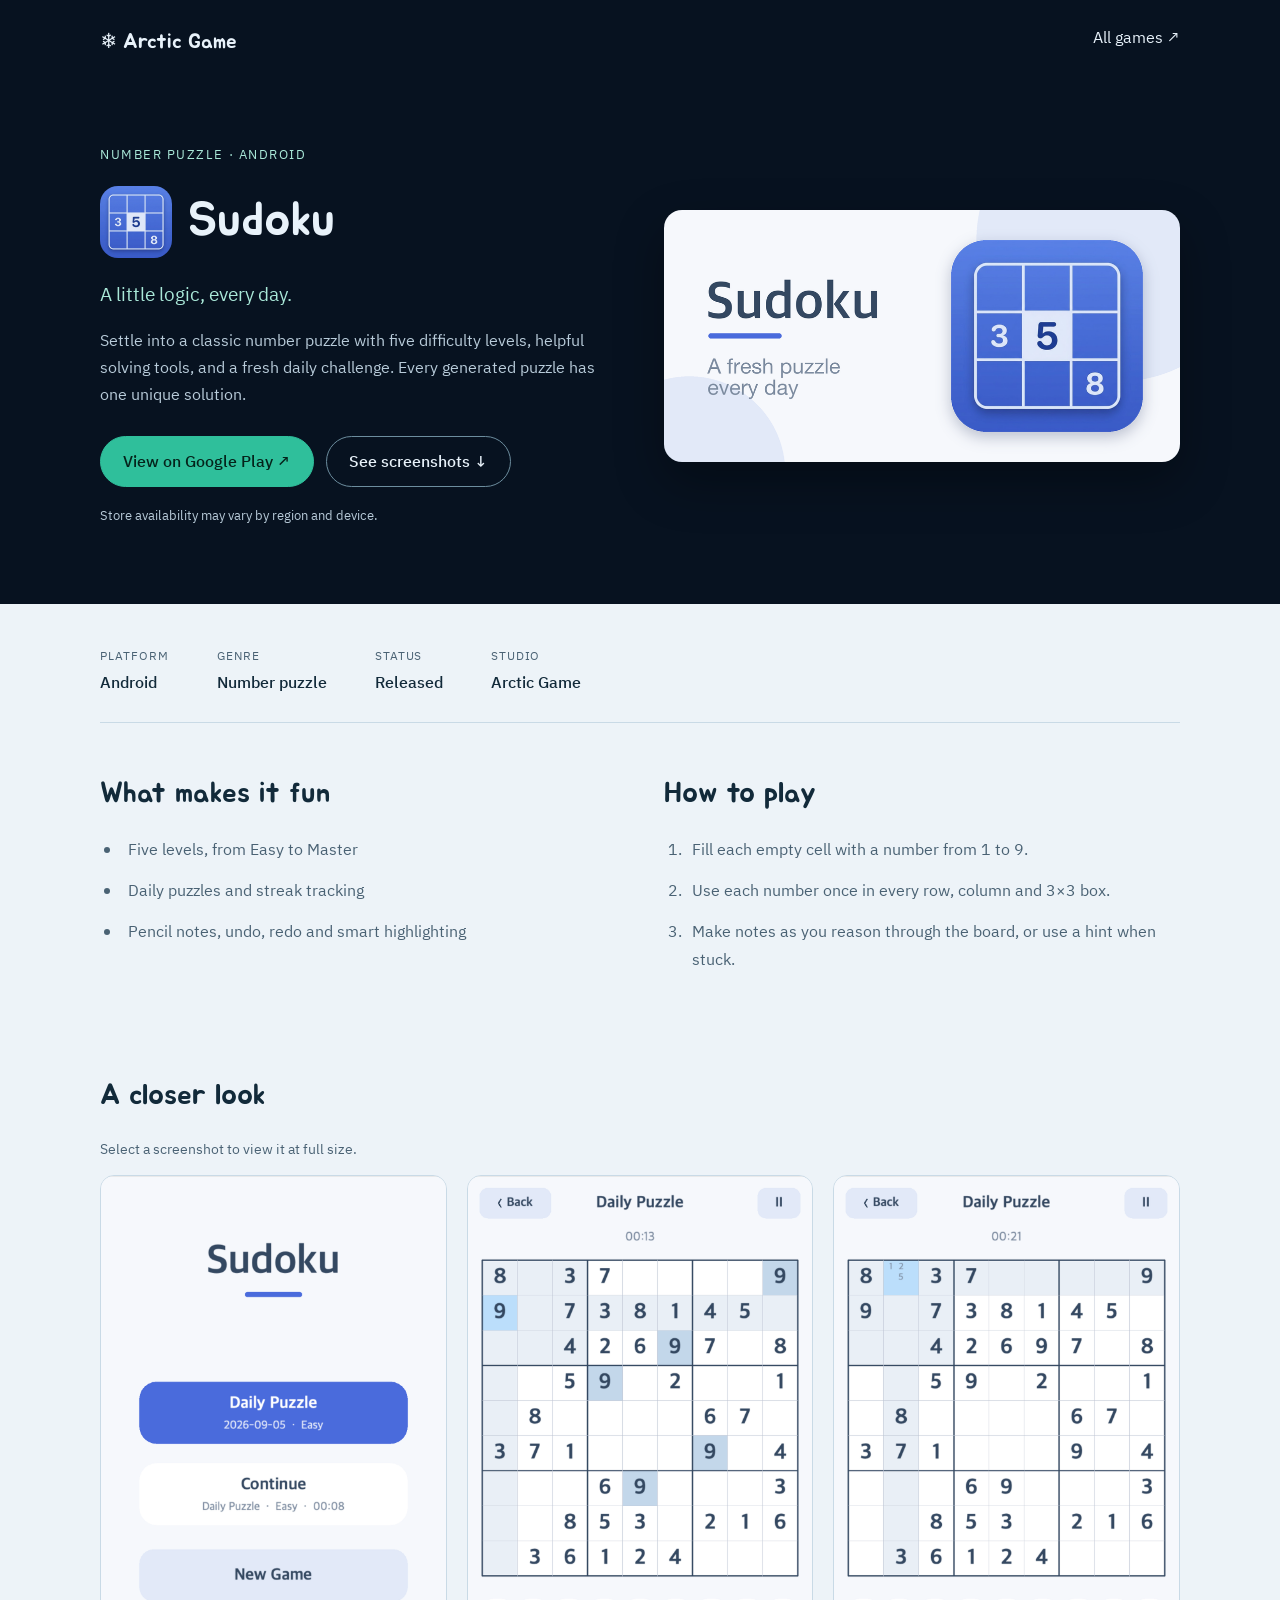
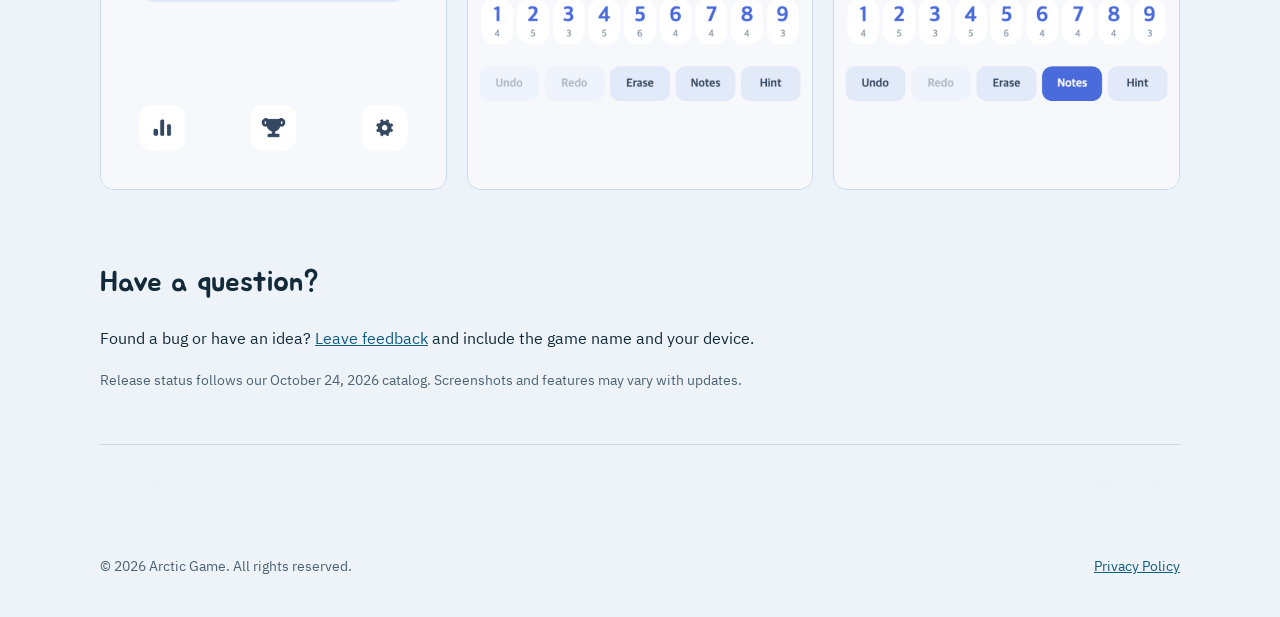
<file: games/sudoku/index.html>
<!DOCTYPE html>
<html lang="en">
<head>
<meta charset="utf-8">
<meta name="viewport" content="width=device-width, initial-scale=1">
<title>Sudoku — Arctic Game</title>
<meta name="description" content="Settle into a classic number puzzle with five difficulty levels, helpful solving tools, and a fresh daily challenge. Every generated puzzle has one unique solution.">
<link rel="canonical" href="https://arcticgame.github.io/games/sudoku/">
<meta property="og:type" content="website">
<meta property="og:title" content="Sudoku — Arctic Game">
<meta property="og:description" content="Settle into a classic number puzzle with five difficulty levels, helpful solving tools, and a fresh daily challenge. Every generated puzzle has one unique solution.">
<meta property="og:url" content="https://arcticgame.github.io/games/sudoku/">
<meta property="og:image" content="https://arcticgame.github.io/games/sudoku/featureGraphic.png">
<link rel="icon" href="icon.png">
<link rel="preconnect" href="https://fonts.googleapis.com">
<link rel="preconnect" href="https://fonts.gstatic.com" crossorigin>
<link href="https://fonts.googleapis.com/css2?family=Jua&family=IBM+Plex+Sans+KR:wght@400;500;700&display=swap" rel="stylesheet">
<link rel="stylesheet" href="../game.css">
</head>
<body>
<a class="skip" href="#main">Skip to content</a>
<header>
<div class="wrap">
<nav aria-label="Main navigation"><a class="brand" href="../../">❄ Arctic Game</a><a href="../../#games">All games ↗</a></nav>
<div class="hero">
<div><p class="eyebrow">Number puzzle · Android</p>
<div class="identity"><img class="icon" src="icon.png" width="72" height="72" alt=""><h1>Sudoku</h1></div>
<p class="tagline">A little logic, every day.</p><p class="intro">Settle into a classic number puzzle with five difficulty levels, helpful solving tools, and a fresh daily challenge. Every generated puzzle has one unique solution.</p>
<div class="actions"><a class="button primary" href="https://play.google.com/store/apps/details?id=io.github.henjoon.sudoku">View on Google Play ↗</a><a class="button" href="#screenshots">See screenshots ↓</a></div>
<p class="availability">Store availability may vary by region and device.</p></div>
<img class="art" src="featureGraphic.png" width="1024" height="500" alt="Sudoku promotional artwork" fetchpriority="high">
</div></div></header>
<main id="main" class="wrap">
<dl class="facts"><div><dt>Platform</dt><dd>Android</dd></div><div><dt>Genre</dt><dd>Number puzzle</dd></div><div><dt>Status</dt><dd>Released</dd></div><div><dt>Studio</dt><dd>Arctic Game</dd></div></dl>
<div class="columns section"><section aria-labelledby="features"><h2 id="features">What makes it fun</h2><ul><li>Five levels, from Easy to Master</li><li>Daily puzzles and streak tracking</li><li>Pencil notes, undo, redo and smart highlighting</li></ul></section>
<section aria-labelledby="how"><h2 id="how">How to play</h2><ol><li>Fill each empty cell with a number from 1 to 9.</li><li>Use each number once in every row, column and 3×3 box.</li><li>Make notes as you reason through the board, or use a hint when stuck.</li></ol></section></div>
<section class="section" id="screenshots" aria-labelledby="screenshots-title"><h2 id="screenshots-title">A closer look</h2><p class="hint">Select a screenshot to view it at full size.</p><div class="gallery"><a href="screenshot-1.png" aria-label="View Sudoku home screenshot at full size"><img src="screenshot-1.png" width="1080" height="1920" alt="Sudoku — home" loading="lazy"></a><a href="screenshot-2.png" aria-label="View Sudoku gameplay screenshot at full size"><img src="screenshot-2.png" width="1080" height="1920" alt="Sudoku — gameplay" loading="lazy"></a><a href="screenshot-3.png" aria-label="View Sudoku notes screenshot at full size"><img src="screenshot-3.png" width="1080" height="1920" alt="Sudoku — notes" loading="lazy"></a></div></section>
<section class="section" aria-labelledby="support"><h2 id="support">Have a question?</h2><p>Found a bug or have an idea? <a href="https://github.com/ArcticGame/feedback/issues/new">Leave feedback</a> and include the game name and your device.</p><p class="hint">Release status follows our October 24, 2026 catalog. Screenshots and features may vary with updates.</p></section>
<nav class="more" aria-label="More games"><a href="../snake/">← Snake Arena</a><a href="../water-sort/">Water Sort →</a></nav>
</main>
<footer><div class="wrap"><span>© 2026 Arctic Game. All rights reserved.</span><a href="../../privacy/">Privacy Policy</a></div></footer>
</body></html>
</file>
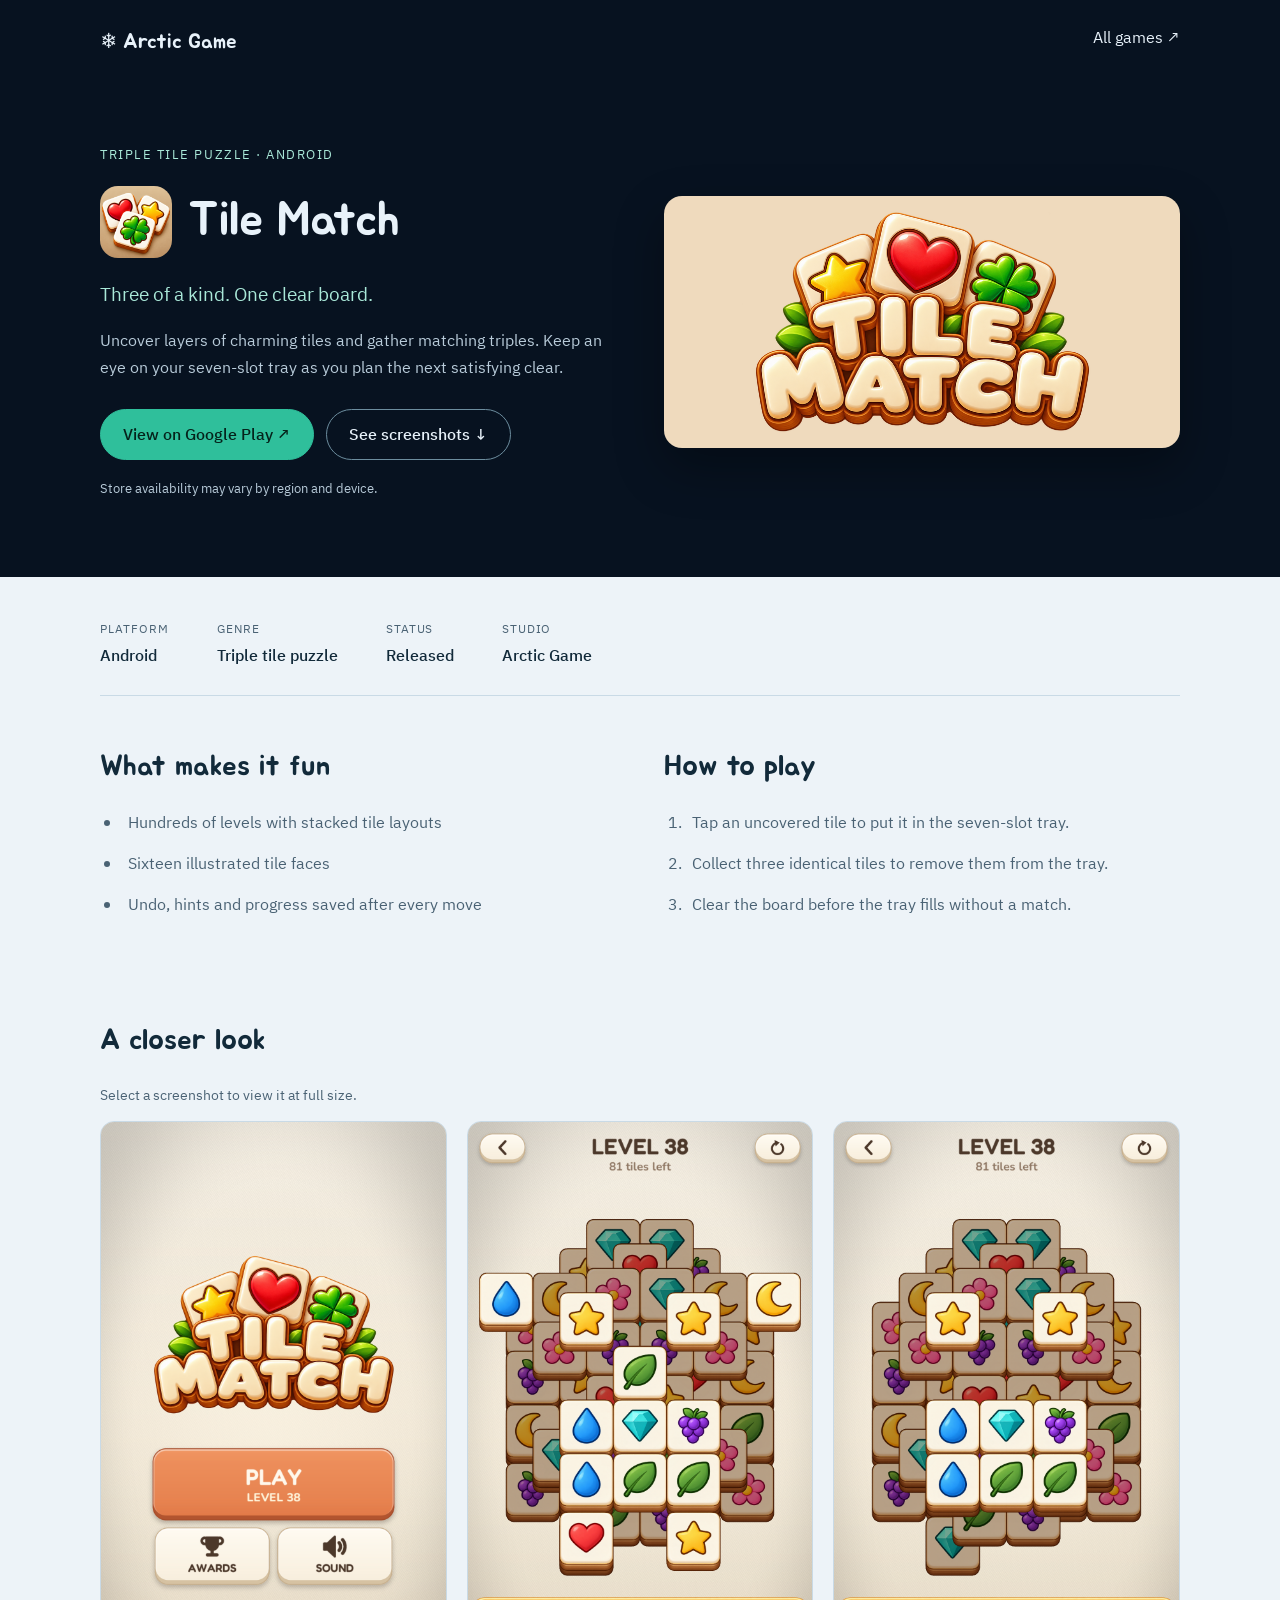
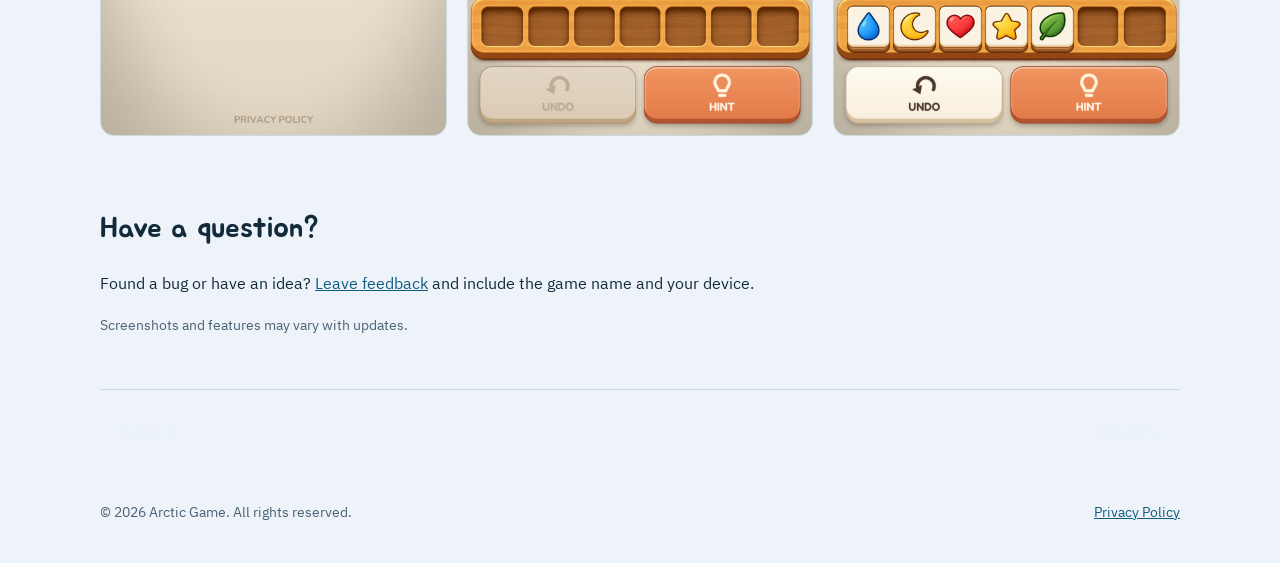
<file: games/tile-match/index.html>
<!DOCTYPE html>
<html lang="en">
<head>
<meta charset="utf-8">
<meta name="viewport" content="width=device-width, initial-scale=1">
<title>Tile Match — Arctic Game</title>
<meta name="description" content="Uncover layers of charming tiles and gather matching triples. Keep an eye on your seven-slot tray as you plan the next satisfying clear.">
<link rel="canonical" href="https://arcticgame.github.io/games/tile-match/">
<meta property="og:type" content="website">
<meta property="og:title" content="Tile Match — Arctic Game">
<meta property="og:description" content="Uncover layers of charming tiles and gather matching triples. Keep an eye on your seven-slot tray as you plan the next satisfying clear.">
<meta property="og:url" content="https://arcticgame.github.io/games/tile-match/">
<meta property="og:image" content="https://arcticgame.github.io/games/tile-match/featureGraphic.png">
<link rel="icon" href="icon.png">
<link rel="preconnect" href="https://fonts.googleapis.com">
<link rel="preconnect" href="https://fonts.gstatic.com" crossorigin>
<link href="https://fonts.googleapis.com/css2?family=Jua&family=IBM+Plex+Sans+KR:wght@400;500;700&display=swap" rel="stylesheet">
<link rel="stylesheet" href="../game.css">
</head>
<body>
<a class="skip" href="#main">Skip to content</a>
<header>
<div class="wrap">
<nav aria-label="Main navigation"><a class="brand" href="../../">❄ Arctic Game</a><a href="../../#games">All games ↗</a></nav>
<div class="hero">
<div><p class="eyebrow">Triple tile puzzle · Android</p>
<div class="identity"><img class="icon" src="icon.png" width="72" height="72" alt=""><h1>Tile Match</h1></div>
<p class="tagline">Three of a kind. One clear board.</p><p class="intro">Uncover layers of charming tiles and gather matching triples. Keep an eye on your seven-slot tray as you plan the next satisfying clear.</p>
<div class="actions"><a class="button primary" href="https://play.google.com/store/apps/details?id=io.github.henjoon.tilematch">View on Google Play ↗</a><a class="button" href="#screenshots">See screenshots ↓</a></div>
<p class="availability">Store availability may vary by region and device.</p></div>
<img class="art" src="featureGraphic.png" width="1024" height="500" alt="Tile Match promotional artwork" fetchpriority="high">
</div></div></header>
<main id="main" class="wrap">
<dl class="facts"><div><dt>Platform</dt><dd>Android</dd></div><div><dt>Genre</dt><dd>Triple tile puzzle</dd></div><div><dt>Status</dt><dd>Released</dd></div><div><dt>Studio</dt><dd>Arctic Game</dd></div></dl>
<div class="columns section"><section aria-labelledby="features"><h2 id="features">What makes it fun</h2><ul><li>Hundreds of levels with stacked tile layouts</li><li>Sixteen illustrated tile faces</li><li>Undo, hints and progress saved after every move</li></ul></section>
<section aria-labelledby="how"><h2 id="how">How to play</h2><ol><li>Tap an uncovered tile to put it in the seven-slot tray.</li><li>Collect three identical tiles to remove them from the tray.</li><li>Clear the board before the tray fills without a match.</li></ol></section></div>
<section class="section" id="screenshots" aria-labelledby="screenshots-title"><h2 id="screenshots-title">A closer look</h2><p class="hint">Select a screenshot to view it at full size.</p><div class="gallery"><a href="screenshot-1.png" aria-label="View Tile Match title screenshot at full size"><img src="screenshot-1.png" width="1080" height="1920" alt="Tile Match — title" loading="lazy"></a><a href="screenshot-2.png" aria-label="View Tile Match board screenshot at full size"><img src="screenshot-2.png" width="1080" height="1920" alt="Tile Match — board" loading="lazy"></a><a href="screenshot-3.png" aria-label="View Tile Match tray screenshot at full size"><img src="screenshot-3.png" width="1080" height="1920" alt="Tile Match — tray" loading="lazy"></a></div></section>
<section class="section" aria-labelledby="support"><h2 id="support">Have a question?</h2><p>Found a bug or have an idea? <a href="https://github.com/ArcticGame/feedback/issues/new">Leave feedback</a> and include the game name and your device.</p><p class="hint">Screenshots and features may vary with updates.</p></section>
<nav class="more" aria-label="More games"><a href="../solitaire/">← Solitaire</a><a href="../blockpuz/">BlockPuz →</a></nav>
</main>
<footer><div class="wrap"><span>© 2026 Arctic Game. All rights reserved.</span><a href="../../privacy/">Privacy Policy</a></div></footer>
</body></html>
</file>
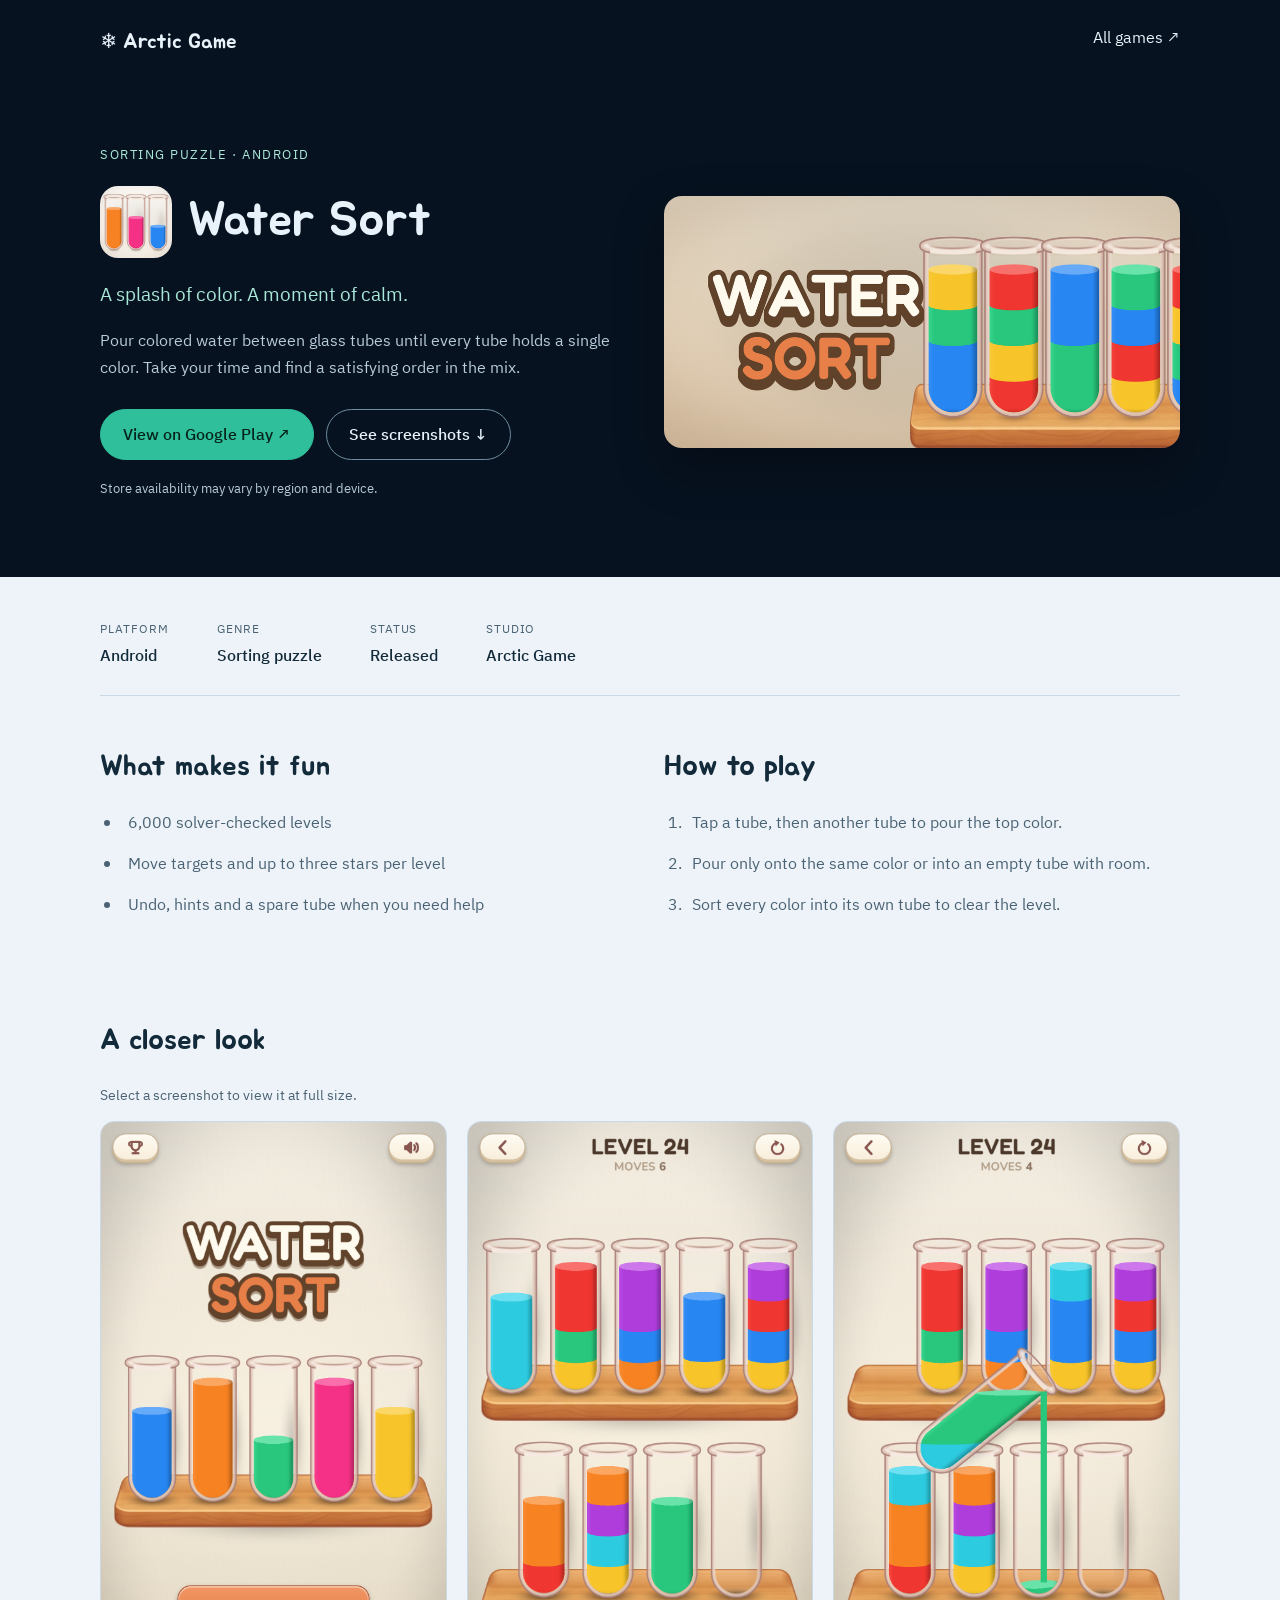
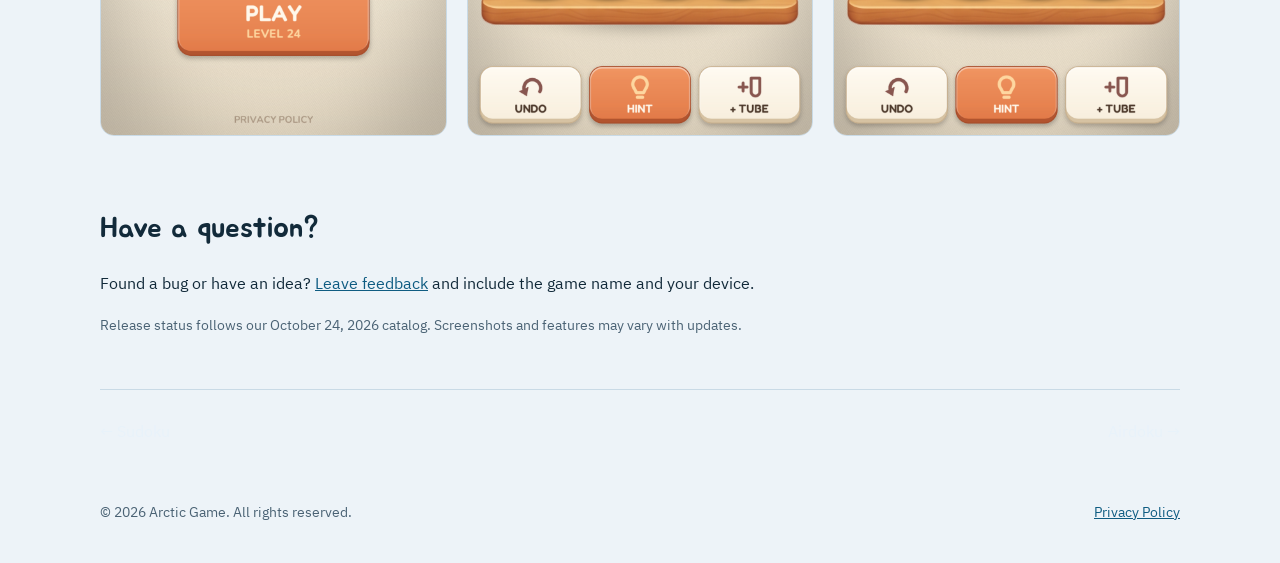
<file: games/water-sort/index.html>
<!DOCTYPE html>
<html lang="en">
<head>
<meta charset="utf-8">
<meta name="viewport" content="width=device-width, initial-scale=1">
<title>Water Sort — Arctic Game</title>
<meta name="description" content="Pour colored water between glass tubes until every tube holds a single color. Take your time and find a satisfying order in the mix.">
<link rel="canonical" href="https://arcticgame.github.io/games/water-sort/">
<meta property="og:type" content="website">
<meta property="og:title" content="Water Sort — Arctic Game">
<meta property="og:description" content="Pour colored water between glass tubes until every tube holds a single color. Take your time and find a satisfying order in the mix.">
<meta property="og:url" content="https://arcticgame.github.io/games/water-sort/">
<meta property="og:image" content="https://arcticgame.github.io/games/water-sort/featureGraphic.png">
<link rel="icon" href="icon.png">
<link rel="preconnect" href="https://fonts.googleapis.com">
<link rel="preconnect" href="https://fonts.gstatic.com" crossorigin>
<link href="https://fonts.googleapis.com/css2?family=Jua&family=IBM+Plex+Sans+KR:wght@400;500;700&display=swap" rel="stylesheet">
<link rel="stylesheet" href="../game.css">
</head>
<body>
<a class="skip" href="#main">Skip to content</a>
<header>
<div class="wrap">
<nav aria-label="Main navigation"><a class="brand" href="../../">❄ Arctic Game</a><a href="../../#games">All games ↗</a></nav>
<div class="hero">
<div><p class="eyebrow">Sorting puzzle · Android</p>
<div class="identity"><img class="icon" src="icon.png" width="72" height="72" alt=""><h1>Water Sort</h1></div>
<p class="tagline">A splash of color. A moment of calm.</p><p class="intro">Pour colored water between glass tubes until every tube holds a single color. Take your time and find a satisfying order in the mix.</p>
<div class="actions"><a class="button primary" href="https://play.google.com/store/apps/details?id=io.github.henjoon.watersort">View on Google Play ↗</a><a class="button" href="#screenshots">See screenshots ↓</a></div>
<p class="availability">Store availability may vary by region and device.</p></div>
<img class="art" src="featureGraphic.png" width="1024" height="500" alt="Water Sort promotional artwork" fetchpriority="high">
</div></div></header>
<main id="main" class="wrap">
<dl class="facts"><div><dt>Platform</dt><dd>Android</dd></div><div><dt>Genre</dt><dd>Sorting puzzle</dd></div><div><dt>Status</dt><dd>Released</dd></div><div><dt>Studio</dt><dd>Arctic Game</dd></div></dl>
<div class="columns section"><section aria-labelledby="features"><h2 id="features">What makes it fun</h2><ul><li>6,000 solver-checked levels</li><li>Move targets and up to three stars per level</li><li>Undo, hints and a spare tube when you need help</li></ul></section>
<section aria-labelledby="how"><h2 id="how">How to play</h2><ol><li>Tap a tube, then another tube to pour the top color.</li><li>Pour only onto the same color or into an empty tube with room.</li><li>Sort every color into its own tube to clear the level.</li></ol></section></div>
<section class="section" id="screenshots" aria-labelledby="screenshots-title"><h2 id="screenshots-title">A closer look</h2><p class="hint">Select a screenshot to view it at full size.</p><div class="gallery"><a href="screenshot-1.png" aria-label="View Water Sort title screenshot at full size"><img src="screenshot-1.png" width="1080" height="1920" alt="Water Sort — title" loading="lazy"></a><a href="screenshot-2.png" aria-label="View Water Sort board screenshot at full size"><img src="screenshot-2.png" width="1080" height="1920" alt="Water Sort — board" loading="lazy"></a><a href="screenshot-3.png" aria-label="View Water Sort pour screenshot at full size"><img src="screenshot-3.png" width="1080" height="1920" alt="Water Sort — pour" loading="lazy"></a></div></section>
<section class="section" aria-labelledby="support"><h2 id="support">Have a question?</h2><p>Found a bug or have an idea? <a href="https://github.com/ArcticGame/feedback/issues/new">Leave feedback</a> and include the game name and your device.</p><p class="hint">Release status follows our October 24, 2026 catalog. Screenshots and features may vary with updates.</p></section>
<nav class="more" aria-label="More games"><a href="../sudoku/">← Sudoku</a><a href="../airdoku/">Airdoku →</a></nav>
</main>
<footer><div class="wrap"><span>© 2026 Arctic Game. All rights reserved.</span><a href="../../privacy/">Privacy Policy</a></div></footer>
</body></html>
</file>
<file: games/game.css>
/* Shared presentation for static game detail pages. */
:root{--bg:#edf3f8;--surface:#fff;--ink:#122a3a;--soft:#4a6274;--line:#c9dae6;--accent:#0f5c82;--night:#071220;--green:#a9e8d8}
@media(prefers-color-scheme:dark){:root{--bg:#0a1622;--surface:#12222f;--ink:#e3eef6;--soft:#9fb8cc;--line:#294456;--accent:#7ccbe8}}
*{box-sizing:border-box}body{margin:0;background:var(--bg);color:var(--ink);font-family:"IBM Plex Sans KR",system-ui,sans-serif;line-height:1.7}h1,h2,h3{font-family:Jua,system-ui,sans-serif;font-weight:400;line-height:1.2}a{color:var(--accent)}a:focus-visible{outline:3px solid #2fbf9b;outline-offset:5px}a:hover{text-decoration:underline}.wrap{width:min(1080px,100% - 48px);margin:auto}.skip{position:absolute;top:-100px;left:20px;background:var(--surface);padding:12px;z-index:5}.skip:focus{top:12px}header{background:var(--night);color:#e8f2fa}nav{display:flex;justify-content:space-between;gap:20px;padding:24px 0}nav a{color:#e8f2fa;text-decoration:none}.brand{font-family:Jua,system-ui,sans-serif;font-size:1.3rem}.hero{display:grid;grid-template-columns:1fr 1fr;gap:48px;align-items:center;padding:48px 0 64px}.eyebrow{color:var(--green);font-size:.8rem;letter-spacing:.12em;text-transform:uppercase}.identity{display:flex;align-items:center;gap:16px;margin:20px 0}.icon{width:72px;height:72px;border-radius:18px}h1{font-size:clamp(2rem,4vw,3rem);margin:0}.tagline{font-size:1.2rem;color:var(--green);margin:16px 0}.intro{color:#b8cbd9}.art{width:100%;height:auto;border-radius:18px;box-shadow:0 20px 50px #0005}.actions{display:flex;gap:12px;flex-wrap:wrap;margin-top:28px}.button{display:inline-block;border:1px solid #6c8d9e;border-radius:99px;padding:11px 22px;color:#e8f2fa;text-decoration:none;font-weight:500}.primary{background:#2fbf9b;color:#05231b;border-color:#2fbf9b}.availability{font-size:.8rem;color:#b8cbd9;margin-top:18px}.facts{display:flex;flex-wrap:wrap;gap:16px 48px;padding:26px 0;border-bottom:1px solid var(--line)}.facts div{display:grid;gap:3px}.facts dt{font-size:.75rem;text-transform:uppercase;letter-spacing:.08em;color:var(--soft)}.facts dd{margin:0;font-weight:500}.section{padding:38px 0}h2{font-size:1.8rem;margin:0 0 24px}.columns{display:grid;grid-template-columns:1fr 1fr;gap:48px}ul,ol{padding-left:22px}li{padding:0 0 14px 6px;color:var(--soft)}.gallery{display:grid;grid-template-columns:repeat(3,minmax(0,1fr));gap:20px}.gallery a{display:block}.gallery img{display:block;width:100%;height:auto;border-radius:14px;border:1px solid var(--line)}.gallery.landscape{grid-template-columns:1fr}.gallery.landscape a{max-width:820px}.hint{font-size:.88rem;color:var(--soft)}.more{display:flex;justify-content:space-between;gap:24px;flex-wrap:wrap;padding:28px 0;border-top:1px solid var(--line)}footer{padding:26px 0 40px;color:var(--soft);font-size:.85rem}footer .wrap{display:flex;justify-content:space-between;gap:20px;flex-wrap:wrap}@media(max-width:700px){.wrap{width:calc(100% - 32px)}.hero{grid-template-columns:1fr;gap:28px;padding:24px 0 36px}.columns{grid-template-columns:1fr;gap:16px}.gallery{gap:10px;grid-template-columns:repeat(2,minmax(0,1fr))}.gallery a:last-child{grid-column:auto}.icon{width:60px;height:60px}.section{padding:28px 0}}
</file>
